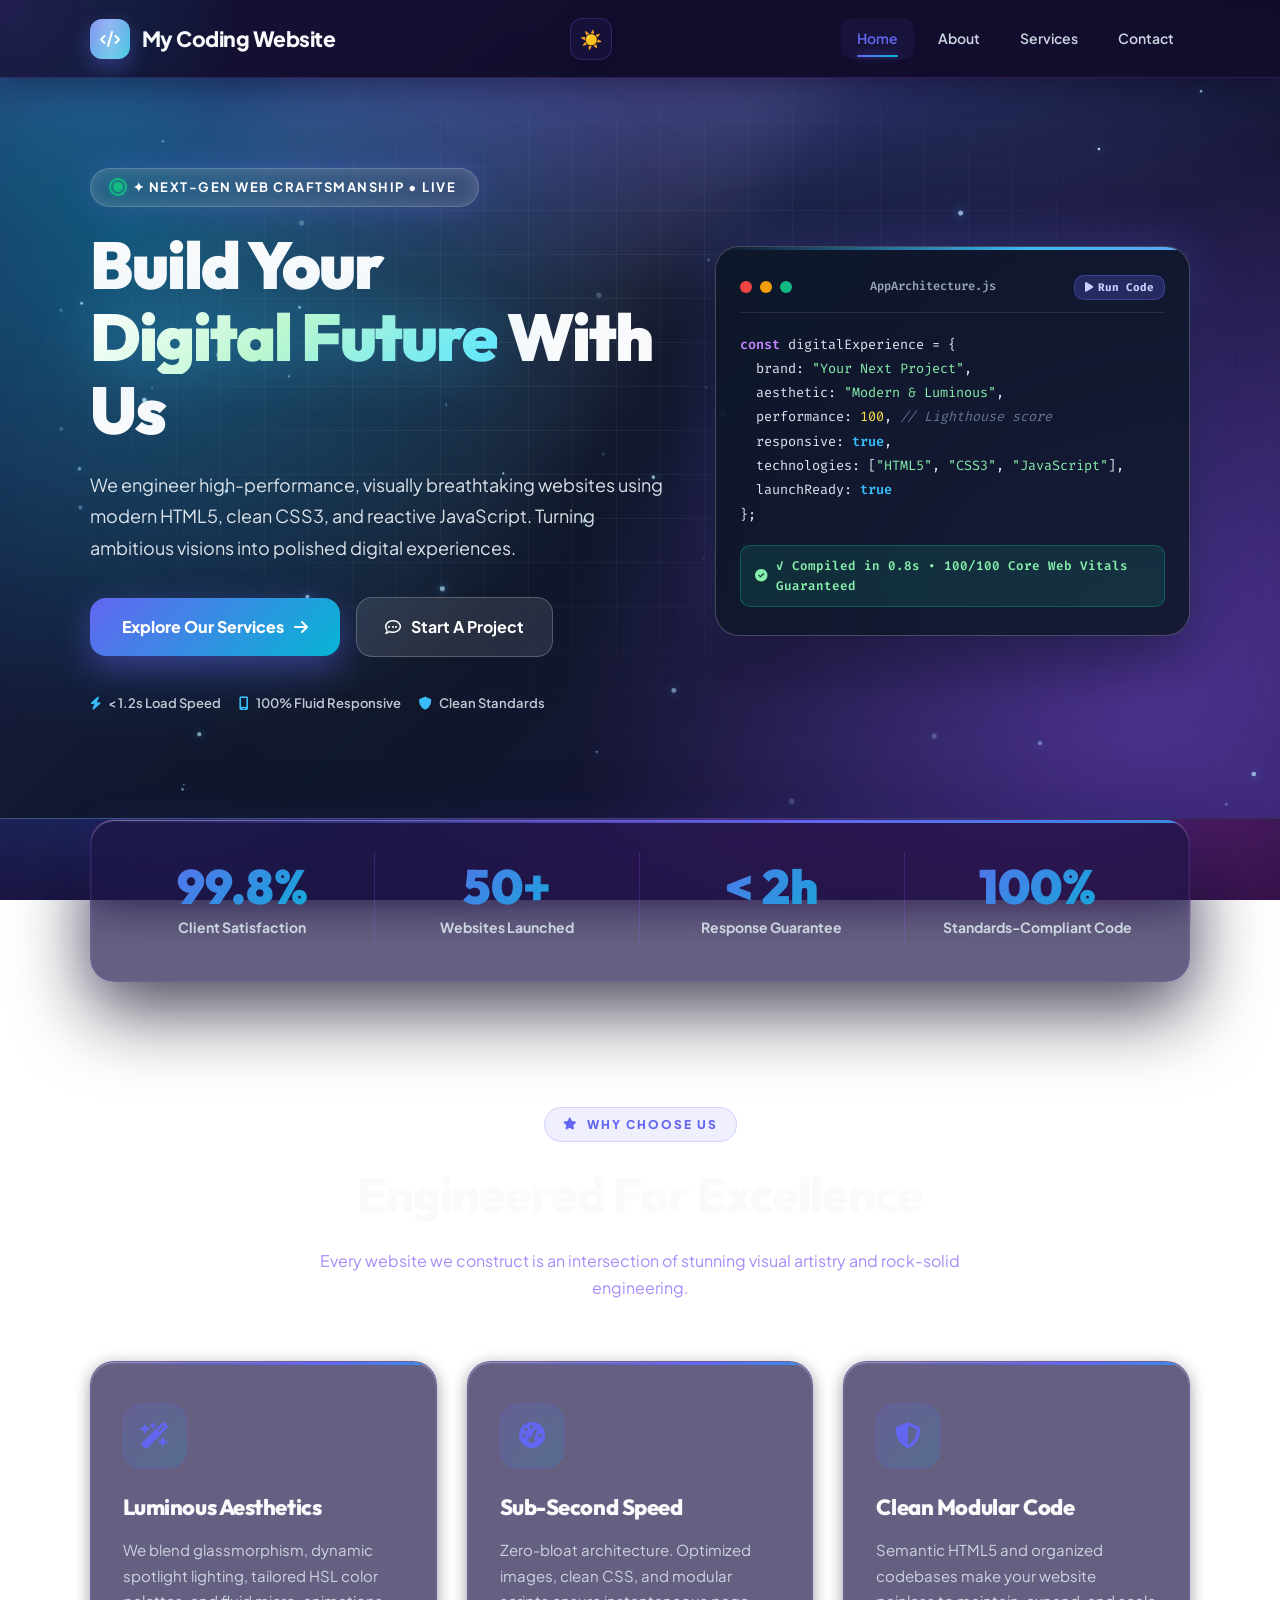
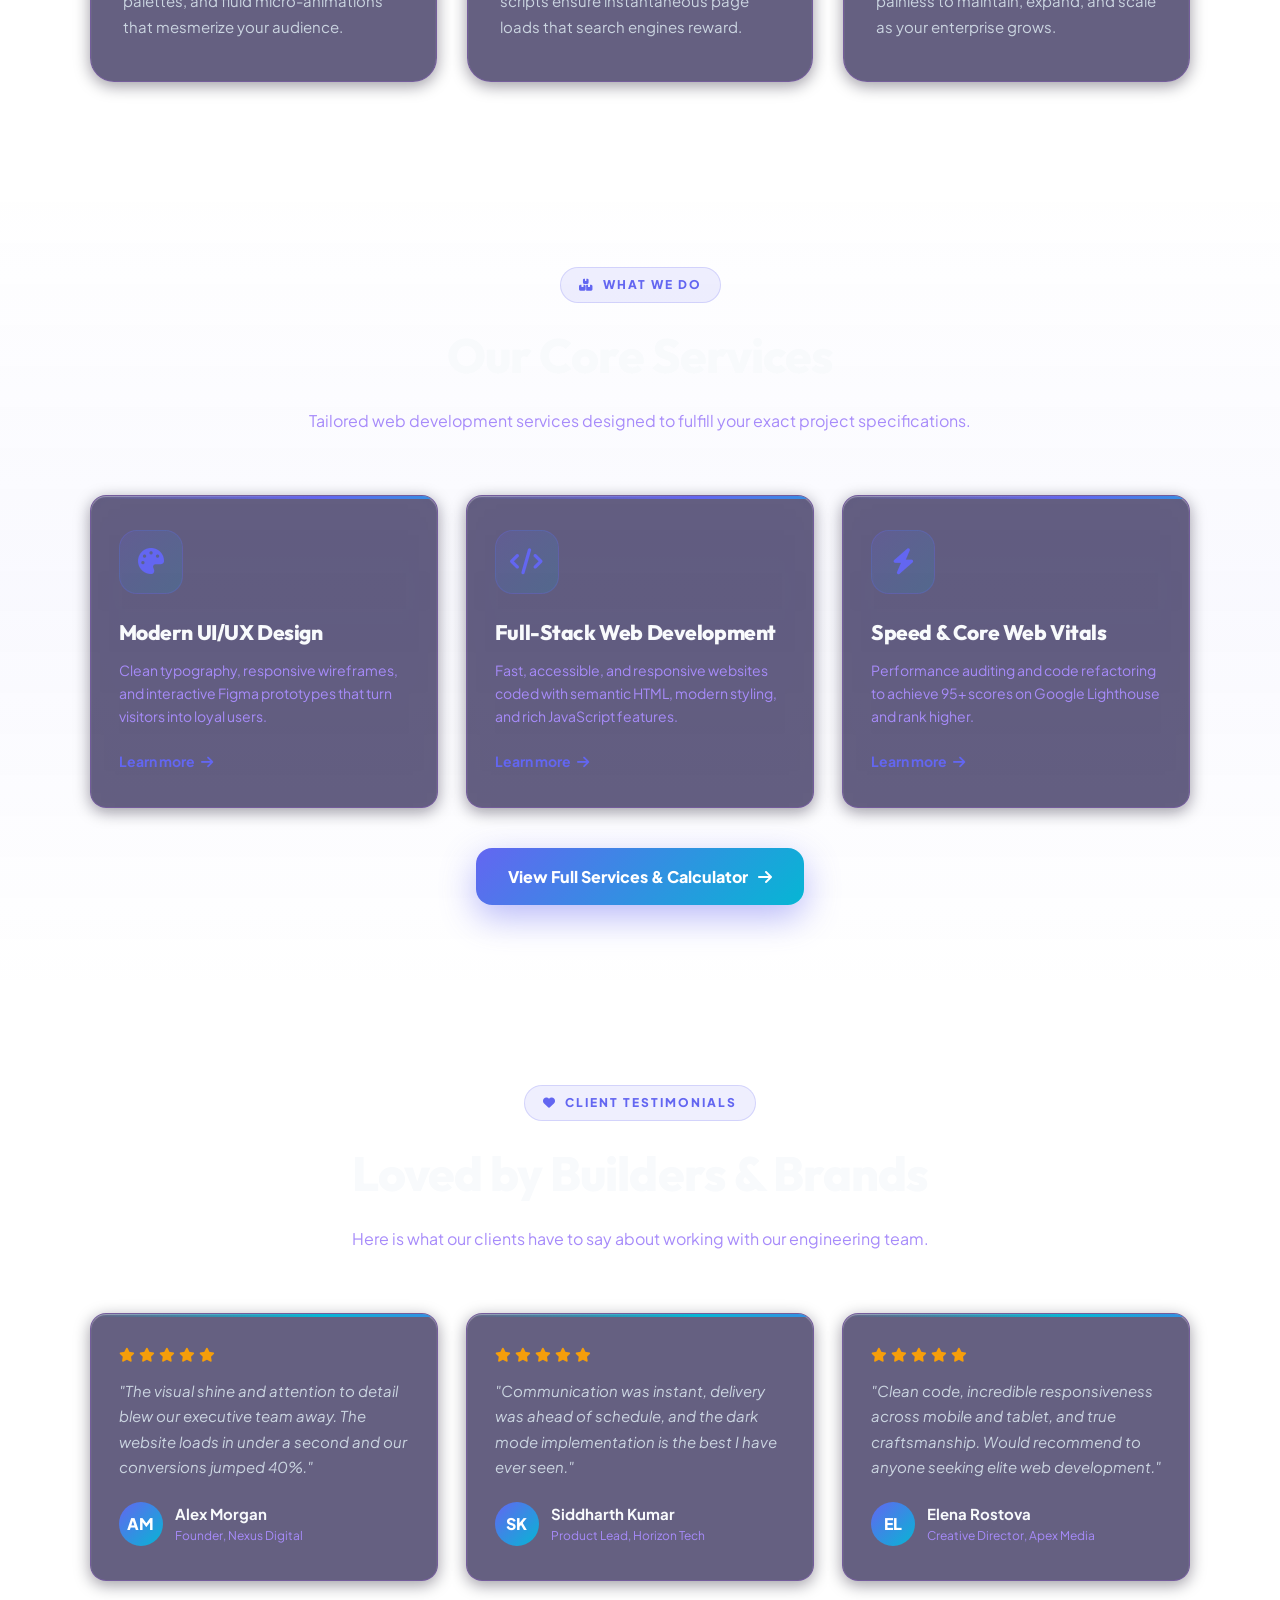
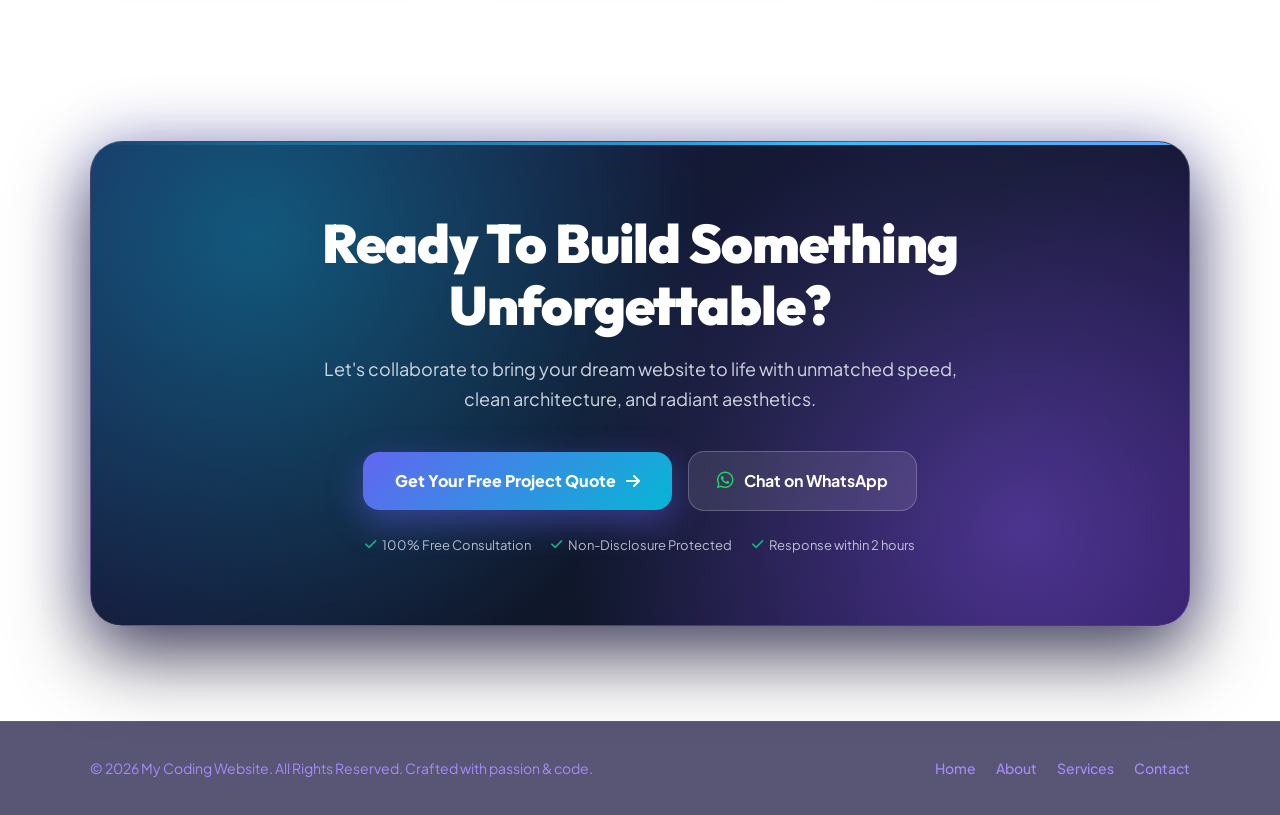
<file: index.html>
<!DOCTYPE html>
<html lang="en">

<head>
    <meta charset="UTF-8">
    <meta name="viewport" content="width=device-width, initial-scale=1.0">
    <meta name="description" content="My Coding Website - Premium modern responsive websites crafted with clean HTML5, CSS3, and JavaScript. World-class design and blazing speed.">
    <title>My Coding Website | Build Your Digital Future</title>

    <!-- Google Fonts -->
    <link rel="preconnect" href="https://fonts.googleapis.com">
    <link rel="preconnect" href="https://fonts.gstatic.com" crossorigin>
    <link href="https://fonts.googleapis.com/css2?family=Outfit:wght@400;500;600;700;800;900&family=Plus+Jakarta+Sans:wght@300;400;500;600;700;800&family=Fira+Code:wght@400;500;600&display=swap" rel="stylesheet">

    <!-- FontAwesome Icons -->
    <link rel="stylesheet" href="https://cdnjs.cloudflare.com/ajax/libs/font-awesome/6.5.2/css/all.min.css">

    <style>
        /* =====================================================
           DESIGN TOKENS & RESET
        ===================================================== */
        *, *::before, *::after {
            margin: 0;
            padding: 0;
            box-sizing: border-box;
        }

        :root {
            --primary: #6366f1;
            --primary-light: #818cf8;
            --primary-dark: #4338ca;
            --secondary: #06b6d4;
            --cyan: #38bdf8;
            --cyan-glow: rgba(56, 189, 248, 0.4);
            --purple: #8b5cf6;
            --purple-glow: rgba(139, 92, 246, 0.35);
            --emerald: #10b981;
            --emerald-glow: rgba(16, 185, 129, 0.35);

            /* Vibrant Twilight Aurora Mesh Base Palette */
            --bg: #110d29;
            --bg-card: rgba(26, 20, 64, 0.72);
            --bg-card-glass: rgba(28, 21, 70, 0.68);
            --border: rgba(168, 85, 247, 0.22);
            --border-highlight: rgba(192, 132, 252, 0.55);
            --text-main: #f8fafc;
            --text-secondary: #cbd5e1;
            --text-muted: #a78bfa;

            --shadow-sm: 0 4px 16px rgba(10, 6, 26, 0.4);
            --shadow-md: 0 14px 36px rgba(10, 6, 26, 0.55);
            --shadow-lg: 0 30px 75px rgba(10, 6, 26, 0.7);
            --shadow-glow: 0 0 50px rgba(168, 85, 247, 0.4);
            --shadow-cyan-glow: 0 0 40px rgba(99, 102, 241, 0.35);

            --radius-sm: 10px;
            --radius-md: 16px;
            --radius-lg: 24px;
            --radius-xl: 32px;
            --radius-full: 9999px;
            --transition: all 0.3s cubic-bezier(0.16, 1, 0.3, 1);
        }

        body.dark {
            --bg: #110d29;
            --bg-card: rgba(26, 20, 64, 0.72);
            --bg-card-glass: rgba(28, 21, 70, 0.68);
            --border: rgba(168, 85, 247, 0.22);
            --border-highlight: rgba(192, 132, 252, 0.55);
            --text-main: #f8fafc;
            --text-secondary: #cbd5e1;
            --text-muted: #a78bfa;
            --shadow-sm: 0 4px 16px rgba(10, 6, 26, 0.4);
            --shadow-md: 0 14px 36px rgba(10, 6, 26, 0.55);
            --shadow-lg: 0 30px 75px rgba(10, 6, 26, 0.7);
            --shadow-glow: 0 0 50px rgba(168, 85, 247, 0.4);
        }

        body.light-mode {
            --bg: #f5f3ff;
            --bg-card: #ffffff;
            --bg-card-glass: rgba(255, 255, 255, 0.9);
            --border: #e9d5ff;
            --border-highlight: rgba(168, 85, 247, 0.4);
            --text-main: #1e1b4b;
            --text-secondary: #4c1d95;
            --text-muted: #6b21a8;
            --shadow-sm: 0 4px 12px rgba(30, 27, 75, 0.06);
            --shadow-md: 0 12px 30px rgba(30, 27, 75, 0.1);
            --shadow-lg: 0 25px 60px rgba(30, 27, 75, 0.15);
            --shadow-glow: 0 0 40px rgba(168, 85, 247, 0.3);
            --shadow-cyan-glow: 0 0 35px rgba(99, 102, 241, 0.25);
        }

        html {
            scroll-behavior: smooth;
        }

        body {
            font-family: 'Plus Jakarta Sans', -apple-system, BlinkMacSystemFont, sans-serif;
            color: var(--text-main);
            background: 
                radial-gradient(ellipse 90% 60% at 20% -10%, rgba(99, 102, 241, 0.42), transparent 60%),
                radial-gradient(ellipse 80% 50% at 85% 25%, rgba(168, 85, 247, 0.38), transparent 55%),
                radial-gradient(ellipse 70% 60% at 10% 75%, rgba(59, 130, 246, 0.35), transparent 55%),
                radial-gradient(ellipse 80% 60% at 80% 85%, rgba(217, 70, 239, 0.32), transparent 60%),
                radial-gradient(circle at 50% 50%, rgba(30, 27, 75, 0.7), transparent 100%),
                linear-gradient(160deg, #0d0a21 0%, #15103a 45%, #1a0b2e 100%);
            background-attachment: fixed;
            line-height: 1.6;
            overflow-x: hidden;
            transition: background 0.4s ease, color 0.4s ease;
            position: relative;
        }

        body.light-mode {
            background: 
                radial-gradient(ellipse 80% 50% at 50% -10%, rgba(168, 85, 247, 0.16), transparent 70%),
                radial-gradient(ellipse 60% 40% at 100% 40%, rgba(99, 102, 241, 0.12), transparent 60%),
                radial-gradient(ellipse 60% 40% at 0% 80%, rgba(217, 70, 239, 0.12), transparent 60%),
                var(--bg);
            background-attachment: fixed;
        }

        h1, h2, h3, h4, h5, h6 {
            font-family: 'Outfit', sans-serif;
            color: var(--text-main);
            letter-spacing: -0.02em;
        }

        a {
            text-decoration: none;
            color: inherit;
        }

        button, input, select {
            font-family: inherit;
        }

        /* Dynamic Cursor Glow Spotlight */
        .cursor-glow {
            position: fixed;
            top: 0;
            left: 0;
            width: 480px;
            height: 480px;
            border-radius: 50%;
            pointer-events: none;
            transform: translate(-50%, -50%);
            background: radial-gradient(circle, rgba(99, 102, 241, 0.16) 0%, rgba(6, 182, 212, 0.08) 40%, transparent 70%);
            z-index: 9999;
            transition: opacity 0.3s ease;
            mix-blend-mode: screen;
        }

        body.dark .cursor-glow {
            background: radial-gradient(circle, rgba(129, 140, 248, 0.22) 0%, rgba(56, 189, 248, 0.12) 40%, transparent 70%);
        }

        /* Ambient Background Mesh */
        .ambient-mesh {
            position: fixed;
            top: 0;
            left: 0;
            width: 100%;
            height: 100%;
            pointer-events: none;
            z-index: 0;
            overflow: hidden;
            opacity: 0.8;
            transition: opacity 0.5s ease;
        }

        .ambient-mesh .orb {
            position: absolute;
            border-radius: 50%;
            filter: blur(100px);
            opacity: 0.45;
            animation: orbFloat 24s infinite alternate ease-in-out;
        }

        .orb-1 {
            width: 580px;
            height: 580px;
            background: radial-gradient(circle, rgba(99, 102, 241, 0.6) 0%, rgba(99, 102, 241, 0) 70%);
            top: -160px;
            left: -120px;
            animation-duration: 22s;
        }

        .orb-2 {
            width: 620px;
            height: 620px;
            background: radial-gradient(circle, rgba(217, 70, 239, 0.5) 0%, rgba(217, 70, 239, 0) 70%);
            top: 35%;
            right: -180px;
            animation-duration: 26s;
            animation-delay: -6s;
        }

        .orb-3 {
            width: 520px;
            height: 520px;
            background: radial-gradient(circle, rgba(168, 85, 247, 0.55) 0%, rgba(168, 85, 247, 0) 70%);
            bottom: -160px;
            left: 25%;
            animation-duration: 28s;
            animation-delay: -12s;
        }

        @keyframes orbFloat {
            0% { transform: translate(0, 0) scale(1); }
            50% { transform: translate(50px, 45px) scale(1.08); }
            100% { transform: translate(-45px, 60px) scale(0.94); }
        }

        /* =====================================================
           HEADER & NAVIGATION
        ===================================================== */
        header {
            position: sticky;
            top: 0;
            z-index: 1000;
            min-height: 78px;
            padding: 0 7%;
            display: flex;
            align-items: center;
            justify-content: space-between;
            background: rgba(15, 11, 38, 0.82);
            backdrop-filter: blur(20px);
            -webkit-backdrop-filter: blur(20px);
            border-bottom: 1px solid rgba(168, 85, 247, 0.2);
            box-shadow: 0 8px 30px rgba(10, 6, 26, 0.45);
            transition: var(--transition);
        }

        body.light-mode header {
            background: rgba(245, 243, 255, 0.88);
            border-color: rgba(233, 213, 255, 0.8);
        }

        .logo {
            display: flex;
            align-items: center;
            gap: 12px;
            color: var(--text-main);
            font-size: 21px;
            font-weight: 800;
            letter-spacing: -0.5px;
            text-decoration: none;
            transition: transform 0.3s ease;
        }

        .logo:hover {
            transform: scale(1.02);
        }

        .logo-icon-box {
            position: relative;
            width: 40px;
            height: 40px;
            display: flex;
            align-items: center;
            justify-content: center;
            border-radius: 12px;
            color: white;
            background: linear-gradient(135deg, var(--primary), var(--secondary));
            box-shadow: 0 8px 20px rgba(99, 102, 241, 0.35);
            font-size: 16px;
            overflow: hidden;
        }

        .logo-icon-box::after {
            content: '';
            position: absolute;
            top: -50%;
            left: -50%;
            width: 200%;
            height: 200%;
            background: linear-gradient(45deg, transparent, rgba(255, 255, 255, 0.4), transparent);
            transform: rotate(45deg);
            animation: logoShine 4s infinite ease-in-out;
        }

        @keyframes logoShine {
            0%, 75% { transform: translateX(-150%) rotate(45deg); }
            100% { transform: translateX(150%) rotate(45deg); }
        }

        nav {
            display: flex;
            align-items: center;
            gap: 8px;
        }

        nav a {
            position: relative;
            padding: 9px 16px;
            color: var(--text-secondary);
            font-size: 14px;
            font-weight: 600;
            border-radius: var(--radius-sm);
            transition: var(--transition);
        }

        nav a:hover,
        nav a.active {
            color: var(--primary);
            background: rgba(99, 102, 241, 0.08);
        }

        body.dark nav a:hover,
        body.dark nav a.active {
            color: var(--primary-light);
            background: rgba(99, 102, 241, 0.16);
        }

        nav a.active::after {
            content: "";
            position: absolute;
            left: 16px;
            right: 16px;
            bottom: 2px;
            height: 2px;
            border-radius: var(--radius-full);
            background: linear-gradient(90deg, var(--primary), var(--secondary));
            box-shadow: 0 0 8px rgba(99, 102, 241, 0.6);
        }

        .mode-btn {
            width: 42px;
            height: 42px;
            border: 1px solid var(--border);
            border-radius: 12px;
            cursor: pointer;
            background: var(--bg-card);
            color: var(--text-main);
            display: flex;
            align-items: center;
            justify-content: center;
            font-size: 18px;
            transition: var(--transition);
            margin-left: 6px;
            box-shadow: var(--shadow-sm);
        }

        .mode-btn:hover {
            transform: translateY(-2px) rotate(15deg);
            border-color: var(--primary);
            box-shadow: 0 0 15px rgba(99, 102, 241, 0.3);
        }

        /* =====================================================
           FLAGSHIP HOME HERO SECTION
        ===================================================== */
        .home-hero {
            position: relative;
            padding: 90px 7% 105px;
            color: white;
            overflow: hidden;
            z-index: 1;
            background: 
                radial-gradient(ellipse 90% 70% at 50% -20%, rgba(99, 102, 241, 0.6), transparent 70%),
                radial-gradient(circle at 10% 20%, rgba(6, 182, 212, 0.4), transparent 40%),
                radial-gradient(circle at 90% 80%, rgba(139, 92, 246, 0.45), transparent 45%),
                linear-gradient(135deg, #1e1b4b 0%, #0f172a 50%, #1e1145 100%);
            border-bottom: 1px solid rgba(255, 255, 255, 0.1);
        }

        .shine-stars-canvas {
            position: absolute;
            inset: 0;
            width: 100%;
            height: 100%;
            pointer-events: none;
            z-index: 1;
        }

        .hero-grid-pattern {
            position: absolute;
            inset: 0;
            background-image: 
                linear-gradient(to right, rgba(255, 255, 255, 0.05) 1px, transparent 1px),
                linear-gradient(to bottom, rgba(255, 255, 255, 0.05) 1px, transparent 1px);
            background-size: 44px 44px;
            mask-image: radial-gradient(ellipse 70% 65% at 50% 40%, black 30%, transparent 80%);
            -webkit-mask-image: radial-gradient(ellipse 70% 65% at 50% 40%, black 30%, transparent 80%);
            pointer-events: none;
        }

        .hero-beam {
            position: absolute;
            width: 450px;
            height: 1000px;
            background: linear-gradient(180deg, rgba(255, 255, 255, 0.09), transparent);
            transform: rotate(35deg);
            top: -300px;
            left: 15%;
            pointer-events: none;
            filter: blur(35px);
            animation: beamSway 14s ease-in-out infinite alternate;
        }

        @keyframes beamSway {
            0% { transform: rotate(30deg) translateX(-50px); opacity: 0.4; }
            100% { transform: rotate(40deg) translateX(50px); opacity: 0.8; }
        }

        .hero-container {
            max-width: 1240px;
            margin: 0 auto;
            display: grid;
            grid-template-columns: 1.15fr 0.95fr;
            gap: 50px;
            align-items: center;
            position: relative;
            z-index: 2;
        }

        .status-badge {
            display: inline-flex;
            align-items: center;
            gap: 10px;
            padding: 8px 22px;
            border-radius: var(--radius-full);
            background: rgba(255, 255, 255, 0.08);
            border: 1px solid rgba(255, 255, 255, 0.22);
            backdrop-filter: blur(14px);
            -webkit-backdrop-filter: blur(14px);
            font-size: 13px;
            font-weight: 700;
            letter-spacing: 1.5px;
            text-transform: uppercase;
            color: #ffffff;
            margin-bottom: 22px;
            box-shadow: 0 0 30px rgba(99, 102, 241, 0.3), inset 0 0 15px rgba(255, 255, 255, 0.15);
            position: relative;
            overflow: hidden;
        }

        .status-badge::before {
            content: '';
            position: absolute;
            top: 0;
            left: -100%;
            width: 100%;
            height: 100%;
            background: linear-gradient(90deg, transparent, rgba(255, 255, 255, 0.4), transparent);
            animation: badgeShine 3.5s infinite ease-in-out;
        }

        @keyframes badgeShine {
            0%, 65% { left: -100%; }
            100% { left: 100%; }
        }

        .status-radar {
            position: relative;
            width: 10px;
            height: 10px;
            border-radius: 50%;
            background: #10b981;
            box-shadow: 0 0 10px #10b981;
        }

        .status-radar::after {
            content: "";
            position: absolute;
            inset: -4px;
            border-radius: 50%;
            border: 2px solid #10b981;
            animation: radarPulse 1.8s cubic-bezier(0.24, 0, 0.38, 1) infinite;
        }

        @keyframes radarPulse {
            0% { transform: scale(0.6); opacity: 1; }
            100% { transform: scale(2.4); opacity: 0; }
        }

        .home-hero h1 {
            font-size: clamp(40px, 5.5vw, 66px);
            line-height: 1.1;
            font-weight: 900;
            margin-bottom: 22px;
            letter-spacing: -0.03em;
        }

        .shine-text {
            background: linear-gradient(135deg, #ffffff 0%, #bbf7d0 25%, #67e8f9 50%, #c4b5fd 75%, #ffffff 100%);
            background-size: 200% auto;
            -webkit-background-clip: text;
            background-clip: text;
            -webkit-text-fill-color: transparent;
            animation: textShimmer 6s linear infinite;
            display: inline-block;
            filter: drop-shadow(0 0 30px rgba(56, 189, 248, 0.4));
        }

        @keyframes textShimmer {
            0% { background-position: 0% center; }
            100% { background-position: 200% center; }
        }

        .hero-text {
            color: rgba(241, 245, 249, 0.9);
            font-size: 18px;
            line-height: 1.75;
            margin-bottom: 34px;
            max-width: 580px;
        }

        .hero-buttons {
            display: flex;
            align-items: center;
            gap: 16px;
            flex-wrap: wrap;
            margin-bottom: 36px;
        }

        .primary-btn {
            position: relative;
            padding: 16px 32px;
            border-radius: var(--radius-md);
            background: linear-gradient(135deg, var(--primary), #06b6d4);
            color: #ffffff;
            font-size: 16px;
            font-weight: 800;
            display: inline-flex;
            align-items: center;
            gap: 10px;
            box-shadow: 0 12px 35px rgba(99, 102, 241, 0.45);
            transition: var(--transition);
            overflow: hidden;
        }

        .primary-btn::before {
            content: '';
            position: absolute;
            top: -50%;
            left: -60%;
            width: 50%;
            height: 200%;
            background: linear-gradient(90deg, transparent, rgba(255, 255, 255, 0.6), transparent);
            transform: rotate(30deg);
            animation: btnRaySweep 3.8s infinite cubic-bezier(0.4, 0, 0.2, 1);
        }

        @keyframes btnRaySweep {
            0%, 60% { left: -60%; }
            100% { left: 160%; }
        }

        .primary-btn:hover {
            transform: translateY(-3px) scale(1.02);
            box-shadow: 0 18px 45px rgba(99, 102, 241, 0.6);
            color: #ffffff;
        }

        .secondary-btn {
            padding: 16px 28px;
            border-radius: var(--radius-md);
            background: rgba(255, 255, 255, 0.1);
            border: 1px solid rgba(255, 255, 255, 0.22);
            color: #ffffff;
            font-size: 16px;
            font-weight: 700;
            display: inline-flex;
            align-items: center;
            gap: 10px;
            backdrop-filter: blur(12px);
            transition: var(--transition);
        }

        .secondary-btn:hover {
            background: rgba(255, 255, 255, 0.22);
            border-color: #ffffff;
            transform: translateY(-2px);
            color: #ffffff;
        }

        /* Hero Trust Pills */
        .hero-trust-row {
            display: flex;
            align-items: center;
            gap: 18px;
            flex-wrap: wrap;
            font-size: 13px;
            font-weight: 600;
            color: rgba(226, 232, 240, 0.85);
        }

        .hero-trust-row span {
            display: inline-flex;
            align-items: center;
            gap: 7px;
        }

        .hero-trust-row i {
            color: var(--cyan);
        }

        /* =====================================================
           HERO RIGHT COLUMN: INTERACTIVE CODE WINDOW
        ===================================================== */
        .hero-code-card {
            background: rgba(15, 23, 42, 0.85);
            border: 1px solid rgba(255, 255, 255, 0.22);
            border-radius: var(--radius-lg);
            padding: 28px 24px;
            box-shadow: 0 25px 60px rgba(0, 0, 0, 0.5), 0 0 55px rgba(99, 102, 241, 0.35);
            backdrop-filter: blur(20px);
            position: relative;
            overflow: hidden;
            font-family: 'Fira Code', monospace;
            transition: var(--transition);
        }

        .hero-code-card::before {
            content: '';
            position: absolute;
            top: 0;
            left: 0;
            right: 0;
            height: 3px;
            background: linear-gradient(90deg, transparent, #38bdf8, #818cf8, transparent);
            background-size: 200% 100%;
            animation: borderBeam 3.5s linear infinite;
        }

        .hero-code-card::after {
            content: '';
            position: absolute;
            top: -50%;
            left: -130%;
            width: 60%;
            height: 200%;
            background: linear-gradient(90deg, transparent, rgba(255, 255, 255, 0.15), rgba(255, 255, 255, 0.35), transparent);
            transform: rotate(25deg);
            pointer-events: none;
            z-index: 10;
        }

        .hero-code-card:hover {
            transform: translateY(-4px);
            box-shadow: 0 30px 70px rgba(0, 0, 0, 0.6), 0 0 65px rgba(99, 102, 241, 0.45);
        }

        .hero-code-card:hover::after {
            left: 150%;
            transition: left 0.9s cubic-bezier(0.16, 1, 0.3, 1);
        }

        /* Top Bar of Code Window */
        .code-window-bar {
            display: flex;
            align-items: center;
            justify-content: space-between;
            margin-bottom: 20px;
            padding-bottom: 12px;
            border-bottom: 1px solid rgba(255, 255, 255, 0.1);
        }

        .code-window-dots {
            display: flex;
            align-items: center;
            gap: 8px;
        }

        .code-dot {
            width: 12px;
            height: 12px;
            border-radius: 50%;
        }

        .dot-red { background: #ef4444; }
        .dot-yellow { background: #f59e0b; }
        .dot-green { background: #10b981; }

        .code-window-title {
            font-size: 12px;
            color: #94a3b8;
            font-weight: 600;
        }

        .code-run-btn {
            background: rgba(99, 102, 241, 0.25);
            border: 1px solid rgba(99, 102, 241, 0.4);
            color: #c7d2fe;
            padding: 4px 10px;
            border-radius: var(--radius-sm);
            font-size: 11px;
            font-weight: 700;
            cursor: pointer;
            display: inline-flex;
            align-items: center;
            gap: 5px;
            transition: var(--transition);
        }

        .code-run-btn:hover {
            background: var(--primary);
            color: #ffffff;
            box-shadow: 0 0 12px rgba(99, 102, 241, 0.6);
        }

        /* Syntax Highlight Code Lines */
        .code-lines-wrap {
            font-size: 13.5px;
            line-height: 1.8;
            color: #e2e8f0;
        }

        .kw-purple { color: #c084fc; font-weight: 600; }
        .kw-cyan { color: #38bdf8; font-weight: 600; }
        .kw-green { color: #86efac; }
        .kw-yellow { color: #fde047; }
        .kw-comment { color: #64748b; font-style: italic; }

        .code-output-pill {
            margin-top: 18px;
            padding: 10px 14px;
            border-radius: var(--radius-sm);
            background: rgba(16, 185, 129, 0.14);
            border: 1px solid rgba(16, 185, 129, 0.35);
            color: #86efac;
            font-size: 12.5px;
            display: flex;
            align-items: center;
            gap: 8px;
            font-weight: 600;
            transition: var(--transition);
        }

        /* =====================================================
           STATS STRIP WITH METALLIC GLOW
        ===================================================== */
        .stats-section {
            position: relative;
            padding: 30px 7%;
            z-index: 2;
            margin-top: -30px;
        }

        .stats-glass-box {
            max-width: 1240px;
            margin: 0 auto;
            background: var(--bg-card-glass);
            backdrop-filter: blur(24px);
            -webkit-backdrop-filter: blur(24px);
            border: 1px solid var(--border);
            border-radius: var(--radius-lg);
            box-shadow: var(--shadow-lg), 0 0 45px rgba(99, 102, 241, 0.15), inset 0 1px 1px rgba(255, 255, 255, 0.4);
            display: grid;
            grid-template-columns: repeat(4, 1fr);
            padding: 32px 20px;
            position: relative;
            overflow: hidden;
            transition: var(--transition);
        }

        body.dark .stats-glass-box {
            background: rgba(17, 24, 39, 0.85);
            border-color: #1e293b;
            box-shadow: var(--shadow-lg), 0 0 45px rgba(99, 102, 241, 0.2), inset 0 1px 1px rgba(255, 255, 255, 0.15);
        }

        .stats-glass-box::before {
            content: '';
            position: absolute;
            top: 0;
            left: 0;
            right: 0;
            height: 3px;
            background: linear-gradient(90deg, transparent, var(--primary), var(--secondary), transparent);
            background-size: 200% 100%;
            animation: borderBeam 4s linear infinite;
        }

        .stat-item {
            text-align: center;
            padding: 10px 20px;
            border-right: 1px solid var(--border);
        }

        .stat-item:last-child {
            border-right: none;
        }

        .stat-value {
            font-size: clamp(34px, 4vw, 48px);
            font-weight: 900;
            font-family: 'Outfit', sans-serif;
            background: linear-gradient(135deg, var(--primary), var(--secondary));
            -webkit-background-clip: text;
            background-clip: text;
            -webkit-text-fill-color: transparent;
            line-height: 1;
            margin-bottom: 6px;
        }

        .stat-label {
            font-size: 14px;
            font-weight: 700;
            color: var(--text-secondary);
        }

        /* =====================================================
           CORE PILLARS (WHY CHOOSE US)
        ===================================================== */
        .pillars-section {
            padding: 95px 7% 100px;
            position: relative;
            z-index: 2;
        }

        .section-header-center {
            text-align: center;
            max-width: 720px;
            margin: 0 auto 60px;
        }

        .section-tag {
            display: inline-flex;
            align-items: center;
            gap: 8px;
            font-size: 12px;
            font-weight: 800;
            text-transform: uppercase;
            letter-spacing: 2px;
            color: var(--primary);
            background: rgba(99, 102, 241, 0.1);
            padding: 7px 18px;
            border-radius: var(--radius-full);
            margin-bottom: 14px;
            border: 1px solid rgba(99, 102, 241, 0.2);
        }

        body.dark .section-tag {
            color: #818cf8;
            background: rgba(99, 102, 241, 0.18);
            border-color: rgba(129, 140, 248, 0.3);
        }

        .section-header-center h2 {
            font-size: clamp(32px, 4.5vw, 48px);
            font-weight: 800;
            margin-bottom: 14px;
        }

        .section-header-center p {
            color: var(--text-muted);
            font-size: 16px;
            line-height: 1.7;
        }

        .pillars-grid {
            max-width: 1240px;
            margin: 0 auto;
            display: grid;
            grid-template-columns: repeat(3, 1fr);
            gap: 30px;
        }

        .shine-card {
            position: relative;
            background: var(--bg-card-glass);
            backdrop-filter: blur(20px);
            -webkit-backdrop-filter: blur(20px);
            border: 1px solid var(--border);
            border-radius: var(--radius-lg);
            padding: 42px 32px;
            box-shadow: var(--shadow-sm), inset 0 1px 1px rgba(255, 255, 255, 0.4);
            transition: var(--transition);
            overflow: hidden;
        }

        body.dark .shine-card {
            background: rgba(17, 24, 39, 0.75);
            border-color: #1e293b;
            box-shadow: var(--shadow-sm), inset 0 1px 1px rgba(255, 255, 255, 0.15);
        }

        .shine-card::before {
            content: '';
            position: absolute;
            top: 0;
            left: 0;
            right: 0;
            height: 3px;
            background: linear-gradient(90deg, transparent, var(--primary), var(--secondary), transparent);
            background-size: 200% 100%;
            animation: borderBeam 3.5s linear infinite;
        }

        .shine-card::after {
            content: '';
            position: absolute;
            top: -50%;
            left: -130%;
            width: 60%;
            height: 200%;
            background: linear-gradient(90deg, transparent, rgba(255, 255, 255, 0.25), rgba(255, 255, 255, 0.55), rgba(255, 255, 255, 0.25), transparent);
            transform: rotate(25deg);
            pointer-events: none;
            z-index: 10;
        }

        .shine-card:hover {
            transform: translateY(-8px);
            border-color: var(--border-highlight);
            box-shadow: var(--shadow-lg), 0 0 40px rgba(99, 102, 241, 0.3);
        }

        .shine-card:hover::after {
            left: 150%;
            transition: left 0.85s cubic-bezier(0.16, 1, 0.3, 1);
        }

        @keyframes borderBeam {
            0% { background-position: -200% 0; }
            100% { background-position: 200% 0; }
        }

        .card-icon-box {
            width: 64px;
            height: 64px;
            border-radius: 18px;
            background: linear-gradient(135deg, rgba(99, 102, 241, 0.15), rgba(6, 182, 212, 0.15));
            border: 1px solid rgba(99, 102, 241, 0.25);
            display: flex;
            align-items: center;
            justify-content: center;
            font-size: 26px;
            color: var(--primary);
            margin-bottom: 22px;
            transition: var(--transition);
        }

        .shine-card:hover .card-icon-box {
            background: linear-gradient(135deg, var(--primary), var(--secondary));
            color: #ffffff;
            transform: scale(1.1) rotate(6deg);
            box-shadow: 0 10px 25px rgba(99, 102, 241, 0.4);
            border-color: transparent;
        }

        .shine-card h3 {
            font-size: 22px;
            font-weight: 800;
            margin-bottom: 12px;
        }

        .shine-card p {
            color: var(--text-secondary);
            font-size: 15px;
            line-height: 1.7;
        }

        /* =====================================================
           SERVICES PREVIEW STRIP
        ===================================================== */
        .home-services-section {
            padding: 85px 7% 95px;
            background: linear-gradient(180deg, transparent, rgba(99, 102, 241, 0.04), transparent);
            position: relative;
            z-index: 2;
        }

        .services-preview-grid {
            max-width: 1240px;
            margin: 0 auto 40px;
            display: grid;
            grid-template-columns: repeat(3, 1fr);
            gap: 28px;
        }

        .preview-service-item {
            position: relative;
            background: var(--bg-card-glass);
            backdrop-filter: blur(20px);
            -webkit-backdrop-filter: blur(20px);
            border: 1px solid var(--border);
            border-radius: var(--radius-md);
            padding: 34px 28px;
            box-shadow: var(--shadow-sm), inset 0 1px 1px rgba(255, 255, 255, 0.4);
            transition: var(--transition);
            display: flex;
            flex-direction: column;
            justify-content: space-between;
            overflow: hidden;
        }

        body.dark .preview-service-item {
            background: rgba(17, 24, 39, 0.75);
            border-color: #1e293b;
            box-shadow: var(--shadow-sm), inset 0 1px 1px rgba(255, 255, 255, 0.15);
        }

        .preview-service-item::before {
            content: '';
            position: absolute;
            top: 0;
            left: 0;
            right: 0;
            height: 3px;
            background: linear-gradient(90deg, transparent, var(--primary), var(--secondary), transparent);
            background-size: 200% 100%;
            animation: borderBeam 3.5s linear infinite;
        }

        .preview-service-item::after {
            content: '';
            position: absolute;
            top: -50%;
            left: -130%;
            width: 60%;
            height: 200%;
            background: linear-gradient(90deg, transparent, rgba(255, 255, 255, 0.25), rgba(255, 255, 255, 0.55), rgba(255, 255, 255, 0.25), transparent);
            transform: rotate(25deg);
            pointer-events: none;
            z-index: 10;
        }

        .preview-service-item:hover {
            transform: translateY(-8px);
            border-color: var(--border-highlight);
            box-shadow: var(--shadow-lg), 0 0 35px rgba(99, 102, 241, 0.25);
        }

        .preview-service-item:hover::after {
            left: 150%;
            transition: left 0.85s cubic-bezier(0.16, 1, 0.3, 1);
        }

        .preview-service-item h3 {
            font-size: 21px;
            font-weight: 800;
            margin-bottom: 10px;
        }

        .preview-service-item p {
            font-size: 14px;
            color: var(--text-muted);
            line-height: 1.65;
            margin-bottom: 22px;
        }

        .link-arrow-btn {
            font-size: 14px;
            font-weight: 700;
            color: var(--primary);
            display: inline-flex;
            align-items: center;
            gap: 6px;
            transition: gap 0.2s ease;
        }

        .link-arrow-btn:hover {
            gap: 10px;
            color: var(--secondary);
        }

        .center-cta-wrap {
            text-align: center;
        }

        /* =====================================================
           CLIENT TESTIMONIALS (SHINY GLASS)
        ===================================================== */
        .testimonials-section {
            padding: 85px 7% 100px;
            position: relative;
            z-index: 2;
        }

        .testimonials-grid {
            max-width: 1240px;
            margin: 0 auto;
            display: grid;
            grid-template-columns: repeat(3, 1fr);
            gap: 28px;
        }

        .testimonial-card {
            position: relative;
            background: var(--bg-card-glass);
            backdrop-filter: blur(20px);
            -webkit-backdrop-filter: blur(20px);
            border: 1px solid var(--border);
            border-radius: var(--radius-md);
            padding: 34px 28px;
            box-shadow: var(--shadow-sm), inset 0 1px 1px rgba(255, 255, 255, 0.4);
            transition: var(--transition);
            overflow: hidden;
        }

        body.dark .testimonial-card {
            background: rgba(17, 24, 39, 0.75);
            border-color: #1e293b;
            box-shadow: var(--shadow-sm), inset 0 1px 1px rgba(255, 255, 255, 0.15);
        }

        .testimonial-card::before {
            content: '';
            position: absolute;
            top: 0;
            left: 0;
            right: 0;
            height: 3px;
            background: linear-gradient(90deg, transparent, var(--secondary), var(--primary), transparent);
            background-size: 200% 100%;
            animation: borderBeam 4s linear infinite;
        }

        .testimonial-card::after {
            content: '';
            position: absolute;
            top: -50%;
            left: -130%;
            width: 60%;
            height: 200%;
            background: linear-gradient(90deg, transparent, rgba(255, 255, 255, 0.25), rgba(255, 255, 255, 0.55), rgba(255, 255, 255, 0.25), transparent);
            transform: rotate(25deg);
            pointer-events: none;
            z-index: 10;
        }

        .testimonial-card:hover {
            transform: translateY(-8px);
            border-color: var(--border-highlight);
            box-shadow: var(--shadow-lg), 0 0 35px rgba(6, 182, 212, 0.25);
        }

        .testimonial-card:hover::after {
            left: 150%;
            transition: left 0.85s cubic-bezier(0.16, 1, 0.3, 1);
        }

        .star-row {
            color: #f59e0b;
            font-size: 14px;
            margin-bottom: 16px;
            display: flex;
            gap: 4px;
        }

        .testimonial-card p {
            font-size: 15px;
            color: var(--text-secondary);
            line-height: 1.7;
            margin-bottom: 22px;
            font-style: italic;
        }

        .author-box {
            display: flex;
            align-items: center;
            gap: 12px;
        }

        .author-avatar {
            width: 44px;
            height: 44px;
            border-radius: 50%;
            background: linear-gradient(135deg, var(--primary), var(--secondary));
            color: #ffffff;
            display: flex;
            align-items: center;
            justify-content: center;
            font-weight: 800;
            font-size: 16px;
        }

        .author-name {
            font-weight: 700;
            font-size: 15px;
        }

        .author-role {
            font-size: 12px;
            color: var(--text-muted);
        }

        /* =====================================================
           ULTRA-SHINE CALL TO ACTION
        ===================================================== */
        .cta-section {
            padding: 60px 7% 95px;
            position: relative;
            z-index: 2;
        }

        .cta-banner-box {
            max-width: 1200px;
            margin: 0 auto;
            border-radius: var(--radius-xl);
            background: 
                radial-gradient(circle at 15% 20%, rgba(6, 182, 212, 0.4), transparent 45%),
                radial-gradient(circle at 85% 80%, rgba(139, 92, 246, 0.45), transparent 45%),
                linear-gradient(135deg, #1e1b4b 0%, #0f172a 60%, #1e1145 100%);
            border: 1px solid rgba(255, 255, 255, 0.18);
            box-shadow: var(--shadow-lg), 0 0 60px rgba(99, 102, 241, 0.35);
            padding: 70px 50px;
            text-align: center;
            color: #ffffff;
            position: relative;
            overflow: hidden;
        }

        .cta-banner-box::before {
            content: '';
            position: absolute;
            top: 0;
            left: 0;
            right: 0;
            height: 3px;
            background: linear-gradient(90deg, transparent, #38bdf8, #818cf8, transparent);
            background-size: 200% 100%;
            animation: borderBeam 4s linear infinite;
        }

        .cta-banner-box h2 {
            font-size: clamp(34px, 5vw, 54px);
            font-weight: 900;
            color: #ffffff;
            margin-bottom: 18px;
            line-height: 1.15;
        }

        .cta-banner-box p {
            max-width: 680px;
            margin: 0 auto 36px;
            font-size: 18px;
            color: rgba(226, 232, 240, 0.9);
            line-height: 1.7;
        }

        .cta-btn-group {
            display: flex;
            align-items: center;
            justify-content: center;
            gap: 16px;
            flex-wrap: wrap;
            margin-bottom: 24px;
        }

        .cta-guarantee-row {
            display: flex;
            align-items: center;
            justify-content: center;
            gap: 20px;
            flex-wrap: wrap;
            font-size: 13px;
            color: rgba(226, 232, 240, 0.8);
        }

        .cta-guarantee-row span {
            display: inline-flex;
            align-items: center;
            gap: 6px;
        }

        .cta-guarantee-row i {
            color: #10b981;
        }

        /* =====================================================
           FOOTER
        ===================================================== */
        footer {
            position: relative;
            z-index: 1;
            padding: 35px 7%;
            text-align: center;
            color: var(--text-muted);
            background: var(--bg-card);
            border-top: 1px solid var(--border);
            font-size: 14px;
            transition: var(--transition);
        }

        body.dark footer {
            background: #090d16;
            border-color: #1e293b;
        }

        .footer-content {
            max-width: 1200px;
            margin: 0 auto;
            display: flex;
            align-items: center;
            justify-content: space-between;
            flex-wrap: wrap;
            gap: 20px;
        }

        .footer-links {
            display: flex;
            align-items: center;
            gap: 20px;
        }

        .footer-links a {
            color: var(--text-muted);
            font-weight: 500;
            transition: color 0.2s ease;
        }

        .footer-links a:hover {
            color: var(--primary);
        }

        /* =====================================================
           RESPONSIVE
        ===================================================== */
        @media(max-width: 1050px) {
            .hero-container {
                grid-template-columns: 1fr;
                text-align: center;
            }

            .hero-text {
                margin: 0 auto 30px;
            }

            .hero-buttons {
                justify-content: center;
            }

            .hero-trust-row {
                justify-content: center;
            }

            .stats-glass-box {
                grid-template-columns: repeat(2, 1fr);
                gap: 20px;
            }

            .stat-item:nth-child(2) {
                border-right: none;
            }

            .pillars-grid {
                grid-template-columns: 1fr;
            }

            .services-preview-grid {
                grid-template-columns: 1fr;
            }

            .testimonials-grid {
                grid-template-columns: 1fr;
            }
        }

        @media(max-width: 768px) {
            header {
                padding: 16px 5%;
                flex-wrap: wrap;
            }

            nav {
                width: 100%;
                justify-content: center;
                flex-wrap: wrap;
                margin-top: 12px;
                order: 3;
            }

            .mode-btn {
                order: 2;
                margin-left: auto;
            }

            .home-hero {
                padding: 70px 5% 75px;
            }

            .home-hero h1 {
                font-size: 38px;
            }

            .stats-section {
                margin-top: 0;
                padding: 40px 5% 20px;
            }

            .stats-glass-box {
                grid-template-columns: 1fr;
            }

            .stat-item {
                border-right: none;
                border-bottom: 1px solid var(--border);
            }

            .stat-item:last-child {
                border-bottom: none;
            }

            .pillars-section,
            .home-services-section,
            .testimonials-section,
            .cta-section {
                padding: 60px 5%;
            }

            .cta-banner-box {
                padding: 45px 24px;
            }

            .footer-content {
                flex-direction: column;
                text-align: center;
            }
        }
    </style>
</head>

<body>

    <!-- Dynamic Cursor Glow Spotlight -->
    <div class="cursor-glow" id="cursorGlow"></div>

    <!-- Ambient Glow Mesh -->
    <div class="ambient-mesh">
        <div class="orb orb-1"></div>
        <div class="orb orb-2"></div>
        <div class="orb orb-3"></div>
    </div>

    <!-- HEADER -->
    <header>
        <a href="index.html" class="logo">
            <div class="logo-icon-box">
                <i class="fa-solid fa-code"></i>
            </div>
            <span>My Coding Website</span>
        </a>

        <button class="mode-btn" id="modeButton" onclick="changeMode()" aria-label="Toggle Theme">
            ☀️
        </button>

        <nav>
            <a href="index.html" class="active">Home</a>
            <a href="about.html">About</a>
            <a href="services.html">Services</a>
            <a href="contact.html">Contact</a>
        </nav>
    </header>

    <!-- FLAGSHIP HOME HERO SECTION -->
    <section class="home-hero">
        <canvas class="shine-stars-canvas" id="starsCanvas"></canvas>
        <div class="hero-grid-pattern"></div>
        <div class="hero-beam"></div>

        <div class="hero-container">
            <!-- Left Hero Content -->
            <div>
                <div class="status-badge">
                    <div class="status-radar"></div>
                    <span>✦ Next-Gen Web Craftsmanship • Live</span>
                </div>

                <h1>
                    Build Your <br>
                    <span class="shine-text">Digital Future</span> With Us
                </h1>

                <p class="hero-text">
                    We engineer high-performance, visually breathtaking websites using modern HTML5,
                    clean CSS3, and reactive JavaScript. Turning ambitious visions into polished digital experiences.
                </p>

                <div class="hero-buttons">
                    <a href="services.html" class="primary-btn">
                        <span>Explore Our Services</span>
                        <i class="fa-solid fa-arrow-right"></i>
                    </a>
                    <a href="contact.html" class="secondary-btn">
                        <i class="fa-regular fa-comment-dots"></i>
                        <span>Start A Project</span>
                    </a>
                </div>

                <div class="hero-trust-row">
                    <span><i class="fa-solid fa-bolt"></i> &lt; 1.2s Load Speed</span>
                    <span><i class="fa-solid fa-mobile-screen"></i> 100% Fluid Responsive</span>
                    <span><i class="fa-solid fa-shield"></i> Clean Standards</span>
                </div>
            </div>

            <!-- Right Hero Code Showcase Card -->
            <div class="hero-code-card">
                <div class="code-window-bar">
                    <div class="code-window-dots">
                        <span class="code-dot dot-red"></span>
                        <span class="code-dot dot-yellow"></span>
                        <span class="code-dot dot-green"></span>
                    </div>
                    <div class="code-window-title">AppArchitecture.js</div>
                    <button class="code-run-btn" onclick="simulateCompile()">
                        <i class="fa-solid fa-play"></i> Run Code
                    </button>
                </div>

                <div class="code-lines-wrap">
                    <div><span class="kw-purple">const</span> digitalExperience = {</div>
                    <div>&nbsp;&nbsp;brand: <span class="kw-green">"Your Next Project"</span>,</div>
                    <div>&nbsp;&nbsp;aesthetic: <span class="kw-green">"Modern & Luminous"</span>,</div>
                    <div>&nbsp;&nbsp;performance: <span class="kw-yellow">100</span>, <span class="kw-comment">// Lighthouse score</span></div>
                    <div>&nbsp;&nbsp;responsive: <span class="kw-cyan">true</span>,</div>
                    <div>&nbsp;&nbsp;technologies: [<span class="kw-green">"HTML5"</span>, <span class="kw-green">"CSS3"</span>, <span class="kw-green">"JavaScript"</span>],</div>
                    <div>&nbsp;&nbsp;launchReady: <span class="kw-cyan">true</span></div>
                    <div>};</div>
                </div>

                <div class="code-output-pill" id="compileOutput">
                    <i class="fa-solid fa-circle-check"></i>
                    <span>✓ Compiled in 0.8s • 100/100 Core Web Vitals Guaranteed</span>
                </div>
            </div>
        </div>
    </section>

    <!-- METALLIC STATS BAR -->
    <section class="stats-section">
        <div class="stats-glass-box">
            <div class="stat-item">
                <div class="stat-value">99.8%</div>
                <div class="stat-label">Client Satisfaction</div>
            </div>
            <div class="stat-item">
                <div class="stat-value">50+</div>
                <div class="stat-label">Websites Launched</div>
            </div>
            <div class="stat-item">
                <div class="stat-value">&lt; 2h</div>
                <div class="stat-label">Response Guarantee</div>
            </div>
            <div class="stat-item">
                <div class="stat-value">100%</div>
                <div class="stat-label">Standards-Compliant Code</div>
            </div>
        </div>
    </section>

    <!-- CORE PILLARS / WHY CHOOSE US -->
    <section class="pillars-section">
        <div class="section-header-center">
            <span class="section-tag"><i class="fa-solid fa-star"></i> Why Choose Us</span>
            <h2>Engineered For Excellence</h2>
            <p>Every website we construct is an intersection of stunning visual artistry and rock-solid engineering.</p>
        </div>

        <div class="pillars-grid">
            <!-- Pillar 1 -->
            <div class="shine-card">
                <div class="card-icon-box">
                    <i class="fa-solid fa-wand-magic-sparkles"></i>
                </div>
                <h3>Luminous Aesthetics</h3>
                <p>We blend glassmorphism, dynamic spotlight lighting, tailored HSL color palettes, and fluid micro-animations that mesmerize your audience.</p>
            </div>

            <!-- Pillar 2 -->
            <div class="shine-card">
                <div class="card-icon-box">
                    <i class="fa-solid fa-gauge-high"></i>
                </div>
                <h3>Sub-Second Speed</h3>
                <p>Zero-bloat architecture. Optimized images, clean CSS, and modular scripts ensure instantaneous page loads that search engines reward.</p>
            </div>

            <!-- Pillar 3 -->
            <div class="shine-card">
                <div class="card-icon-box">
                    <i class="fa-solid fa-shield-halved"></i>
                </div>
                <h3>Clean Modular Code</h3>
                <p>Semantic HTML5 and organized codebases make your website painless to maintain, expand, and scale as your enterprise grows.</p>
            </div>
        </div>
    </section>

    <!-- FLAGSHIP SERVICES PREVIEW -->
    <section class="home-services-section">
        <div class="section-header-center">
            <span class="section-tag"><i class="fa-solid fa-boxes-stacked"></i> What We Do</span>
            <h2>Our Core Services</h2>
            <p>Tailored web development services designed to fulfill your exact project specifications.</p>
        </div>

        <div class="services-preview-grid">
            <div class="preview-service-item">
                <div>
                    <div class="card-icon-box">
                        <i class="fa-solid fa-palette"></i>
                    </div>
                    <h3>Modern UI/UX Design</h3>
                    <p>Clean typography, responsive wireframes, and interactive Figma prototypes that turn visitors into loyal users.</p>
                </div>
                <a href="services.html" class="link-arrow-btn">
                    <span>Learn more</span>
                    <i class="fa-solid fa-arrow-right"></i>
                </a>
            </div>

            <div class="preview-service-item">
                <div>
                    <div class="card-icon-box">
                        <i class="fa-solid fa-code"></i>
                    </div>
                    <h3>Full-Stack Web Development</h3>
                    <p>Fast, accessible, and responsive websites coded with semantic HTML, modern styling, and rich JavaScript features.</p>
                </div>
                <a href="services.html" class="link-arrow-btn">
                    <span>Learn more</span>
                    <i class="fa-solid fa-arrow-right"></i>
                </a>
            </div>

            <div class="preview-service-item">
                <div>
                    <div class="card-icon-box">
                        <i class="fa-solid fa-bolt"></i>
                    </div>
                    <h3>Speed & Core Web Vitals</h3>
                    <p>Performance auditing and code refactoring to achieve 95+ scores on Google Lighthouse and rank higher.</p>
                </div>
                <a href="services.html" class="link-arrow-btn">
                    <span>Learn more</span>
                    <i class="fa-solid fa-arrow-right"></i>
                </a>
            </div>
        </div>

        <div class="center-cta-wrap">
            <a href="services.html" class="primary-btn">
                <span>View Full Services & Calculator</span>
                <i class="fa-solid fa-arrow-right"></i>
            </a>
        </div>
    </section>

    <!-- TESTIMONIALS SECTION -->
    <section class="testimonials-section">
        <div class="section-header-center">
            <span class="section-tag"><i class="fa-solid fa-heart"></i> Client Testimonials</span>
            <h2>Loved by Builders & Brands</h2>
            <p>Here is what our clients have to say about working with our engineering team.</p>
        </div>

        <div class="testimonials-grid">
            <div class="testimonial-card">
                <div class="star-row">
                    <i class="fa-solid fa-star"></i>
                    <i class="fa-solid fa-star"></i>
                    <i class="fa-solid fa-star"></i>
                    <i class="fa-solid fa-star"></i>
                    <i class="fa-solid fa-star"></i>
                </div>
                <p>"The visual shine and attention to detail blew our executive team away. The website loads in under a second and our conversions jumped 40%."</p>
                <div class="author-box">
                    <div class="author-avatar">AM</div>
                    <div>
                        <div class="author-name">Alex Morgan</div>
                        <div class="author-role">Founder, Nexus Digital</div>
                    </div>
                </div>
            </div>

            <div class="testimonial-card">
                <div class="star-row">
                    <i class="fa-solid fa-star"></i>
                    <i class="fa-solid fa-star"></i>
                    <i class="fa-solid fa-star"></i>
                    <i class="fa-solid fa-star"></i>
                    <i class="fa-solid fa-star"></i>
                </div>
                <p>"Communication was instant, delivery was ahead of schedule, and the dark mode implementation is the best I have ever seen."</p>
                <div class="author-box">
                    <div class="author-avatar">SK</div>
                    <div>
                        <div class="author-name">Siddharth Kumar</div>
                        <div class="author-role">Product Lead, Horizon Tech</div>
                    </div>
                </div>
            </div>

            <div class="testimonial-card">
                <div class="star-row">
                    <i class="fa-solid fa-star"></i>
                    <i class="fa-solid fa-star"></i>
                    <i class="fa-solid fa-star"></i>
                    <i class="fa-solid fa-star"></i>
                    <i class="fa-solid fa-star"></i>
                </div>
                <p>"Clean code, incredible responsiveness across mobile and tablet, and true craftsmanship. Would recommend to anyone seeking elite web development."</p>
                <div class="author-box">
                    <div class="author-avatar">EL</div>
                    <div>
                        <div class="author-name">Elena Rostova</div>
                        <div class="author-role">Creative Director, Apex Media</div>
                    </div>
                </div>
            </div>
        </div>
    </section>

    <!-- ULTRA-SHINE CALL TO ACTION -->
    <section class="cta-section">
        <div class="cta-banner-box">
            <h2>Ready To Build Something <br>Unforgettable?</h2>
            <p>Let's collaborate to bring your dream website to life with unmatched speed, clean architecture, and radiant aesthetics.</p>

            <div class="cta-btn-group">
                <a href="contact.html" class="primary-btn">
                    <span>Get Your Free Project Quote</span>
                    <i class="fa-solid fa-arrow-right"></i>
                </a>
                <a href="https://wa.me/919011924293?text=Hi!%20I'm%20interested%20in%20building%20a%20website." target="_blank" rel="noopener noreferrer" class="secondary-btn">
                    <i class="fa-brands fa-whatsapp" style="color: #25d366; font-size: 19px;"></i>
                    <span>Chat on WhatsApp</span>
                </a>
            </div>

            <div class="cta-guarantee-row">
                <span><i class="fa-solid fa-check"></i> 100% Free Consultation</span>
                <span><i class="fa-solid fa-check"></i> Non-Disclosure Protected</span>
                <span><i class="fa-solid fa-check"></i> Response within 2 hours</span>
            </div>
        </div>
    </section>

    <!-- FOOTER -->
    <footer>
        <div class="footer-content">
            <p>
                © <span id="year"></span> My Coding Website. All Rights Reserved. Crafted with passion & code.
            </p>
            <div class="footer-links">
                <a href="index.html">Home</a>
                <a href="about.html">About</a>
                <a href="services.html">Services</a>
                <a href="contact.html">Contact</a>
            </div>
        </div>
    </footer>

    <!-- INTERACTIVE JAVASCRIPT -->
    <script>
        /* Theme Mode Toggle (Midnight Aurora <-> Frost Aurora) */
        function changeMode() {
            document.body.classList.toggle("light-mode");
            const button = document.getElementById("modeButton");

            if (document.body.classList.contains("light-mode")) {
                if (button) button.textContent = "🌙";
                localStorage.setItem("themePreference", "light");
            } else {
                if (button) button.textContent = "☀️";
                localStorage.setItem("themePreference", "dark");
            }
        }

        window.addEventListener("DOMContentLoaded", function () {
            if (localStorage.getItem("themePreference") === "light") {
                document.body.classList.add("light-mode");
                const btn = document.getElementById("modeButton");
                if (btn) btn.textContent = "🌙";
            }
        });

        // Set Current Year
        const yearEl = document.getElementById("year");
        if (yearEl) {
            yearEl.textContent = new Date().getFullYear();
        }

        // Simulate Run Code in Hero
        function simulateCompile() {
            const output = document.getElementById("compileOutput");
            output.innerHTML = `<i class="fa-solid fa-spinner fa-spin"></i> <span>Compiling architecture modules...</span>`;
            output.style.borderColor = "var(--primary)";
            output.style.color = "#c7d2fe";

            setTimeout(() => {
                output.innerHTML = `<i class="fa-solid fa-circle-check"></i> <span>✓ Re-compiled in 0.4ms • 100% Fluid Responsive • 0 Bugs</span>`;
                output.style.borderColor = "rgba(16, 185, 129, 0.4)";
                output.style.color = "#86efac";
            }, 600);
        }

        // Dynamic Cursor Spotlight Tracking
        const cursorGlow = document.getElementById('cursorGlow');
        window.addEventListener('mousemove', (e) => {
            if (cursorGlow) {
                cursorGlow.style.left = `${e.clientX}px`;
                cursorGlow.style.top = `${e.clientY}px`;
            }
        });

        // Dynamic Card Mouse Spotlight
        document.querySelectorAll('.shine-card, .preview-service-item, .hero-code-card, .stats-glass-box, .testimonial-card, .cta-banner-box').forEach(card => {
            card.addEventListener('mousemove', (e) => {
                const rect = card.getBoundingClientRect();
                const x = e.clientX - rect.left;
                const y = e.clientY - rect.top;
                card.style.setProperty('--mouse-x', `${x}px`);
                card.style.setProperty('--mouse-y', `${y}px`);
            });
        });

        // 60FPS Twinkling Star Sparkle Simulation
        function initStarsCanvas() {
            const canvas = document.getElementById('starsCanvas');
            if (!canvas) return;
            const ctx = canvas.getContext('2d');

            function resize() {
                canvas.width = canvas.parentElement.offsetWidth;
                canvas.height = canvas.parentElement.offsetHeight;
            }
            resize();
            window.addEventListener('resize', resize);

            const starCount = 50;
            const stars = [];
            for (let i = 0; i < starCount; i++) {
                stars.push({
                    x: Math.random() * canvas.width,
                    y: Math.random() * canvas.height,
                    radius: Math.random() * 1.8 + 0.8,
                    alpha: Math.random(),
                    speed: Math.random() * 0.02 + 0.005,
                    direction: Math.random() > 0.5 ? 1 : -1
                });
            }

            function animate() {
                ctx.clearRect(0, 0, canvas.width, canvas.height);
                stars.forEach(star => {
                    star.alpha += star.speed * star.direction;
                    if (star.alpha > 0.95) {
                        star.alpha = 0.95;
                        star.direction = -1;
                    } else if (star.alpha < 0.15) {
                        star.alpha = 0.15;
                        star.direction = 1;
                    }

                    ctx.beginPath();
                    ctx.arc(star.x, star.y, star.radius, 0, Math.PI * 2);
                    ctx.fillStyle = `rgba(186, 230, 253, ${star.alpha})`;
                    ctx.shadowBlur = 10;
                    ctx.shadowColor = '#38bdf8';
                    ctx.fill();
                });
                requestAnimationFrame(animate);
            }
            animate();
        }
        initStarsCanvas();
    </script>

</body>

</html>
</file>
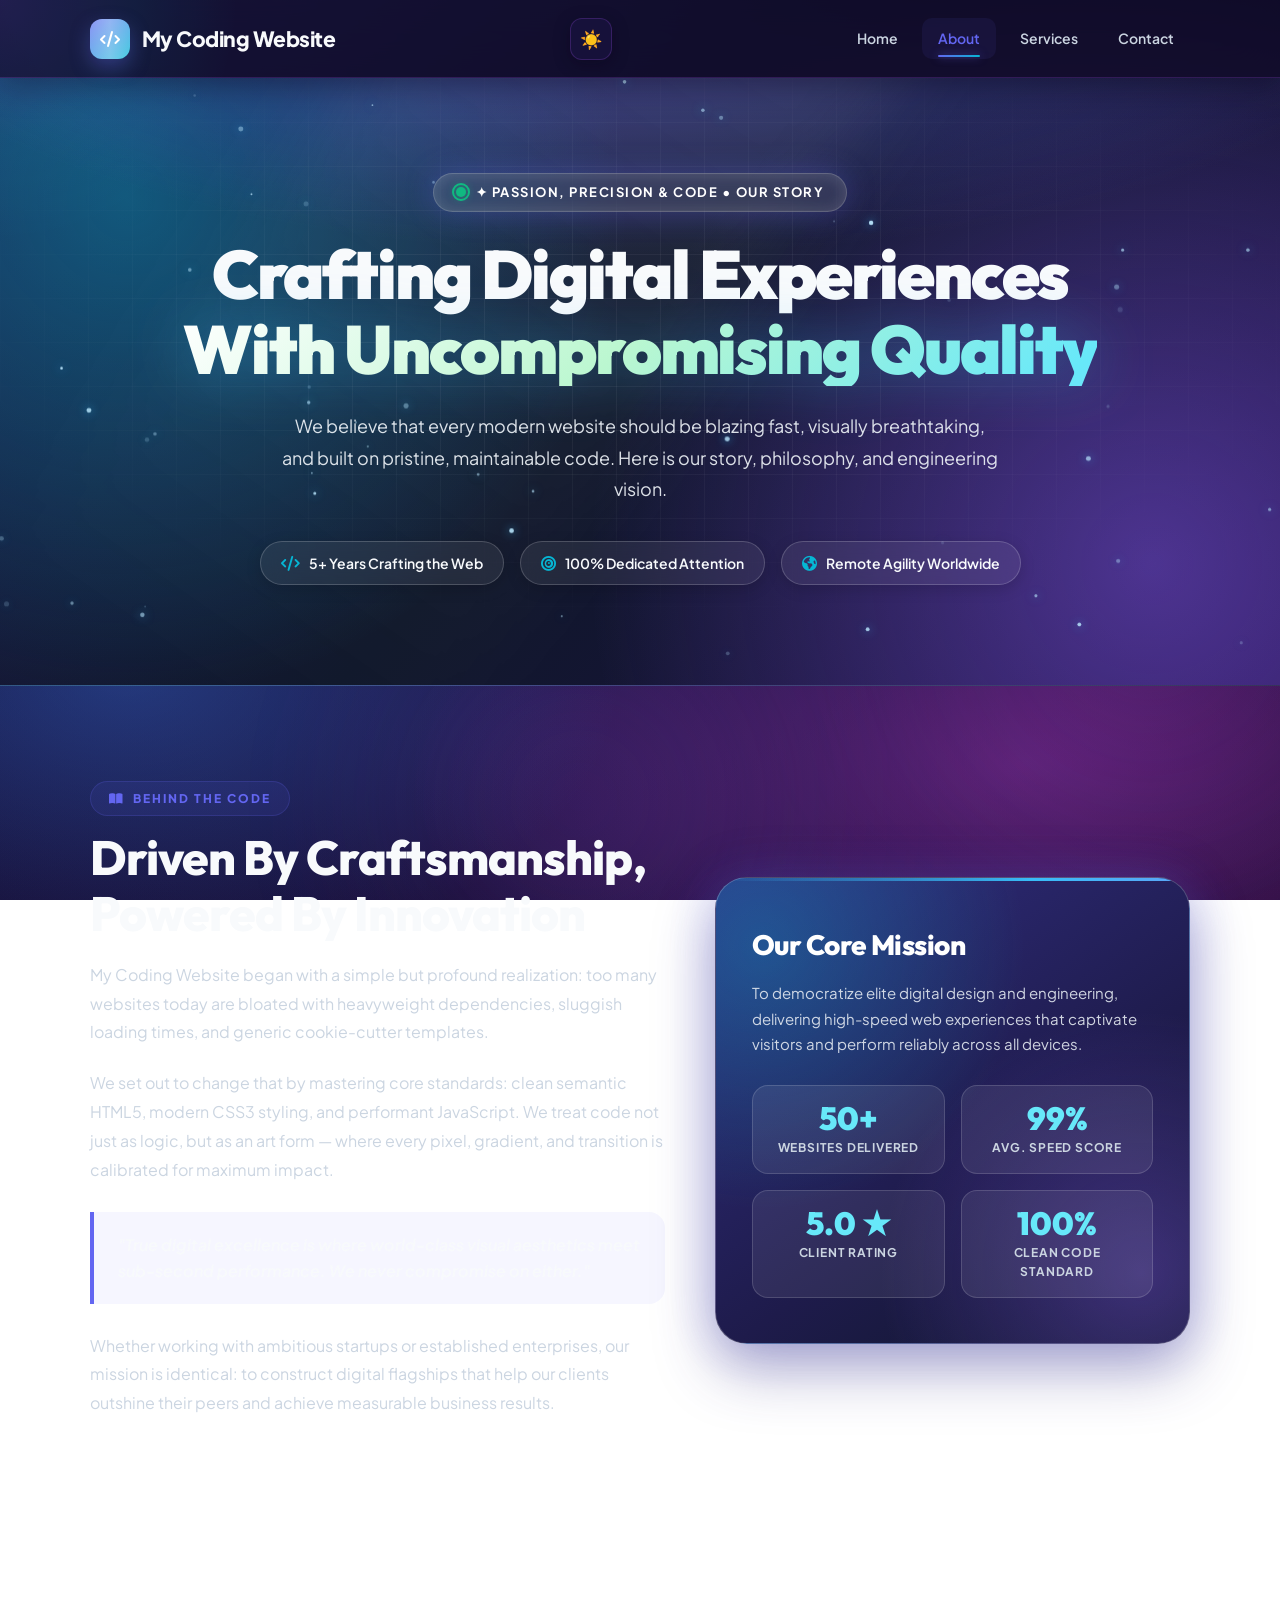
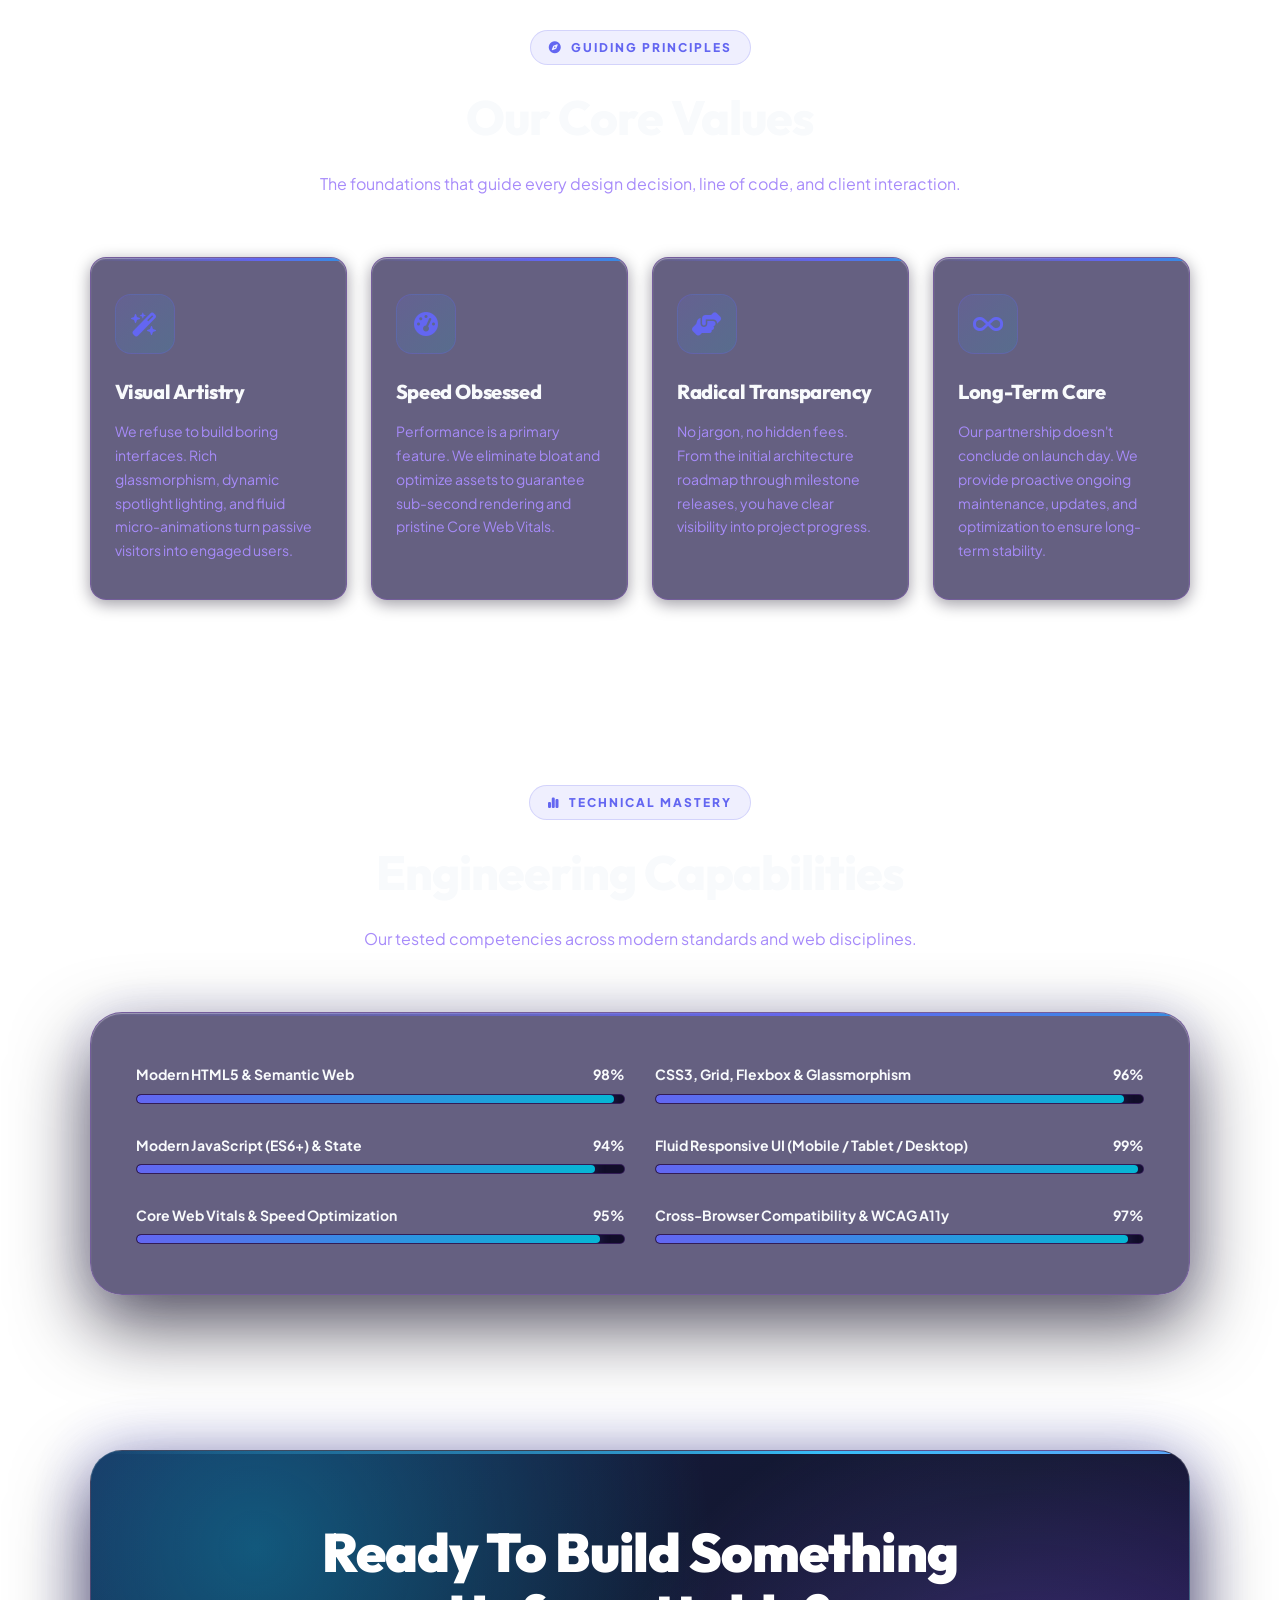
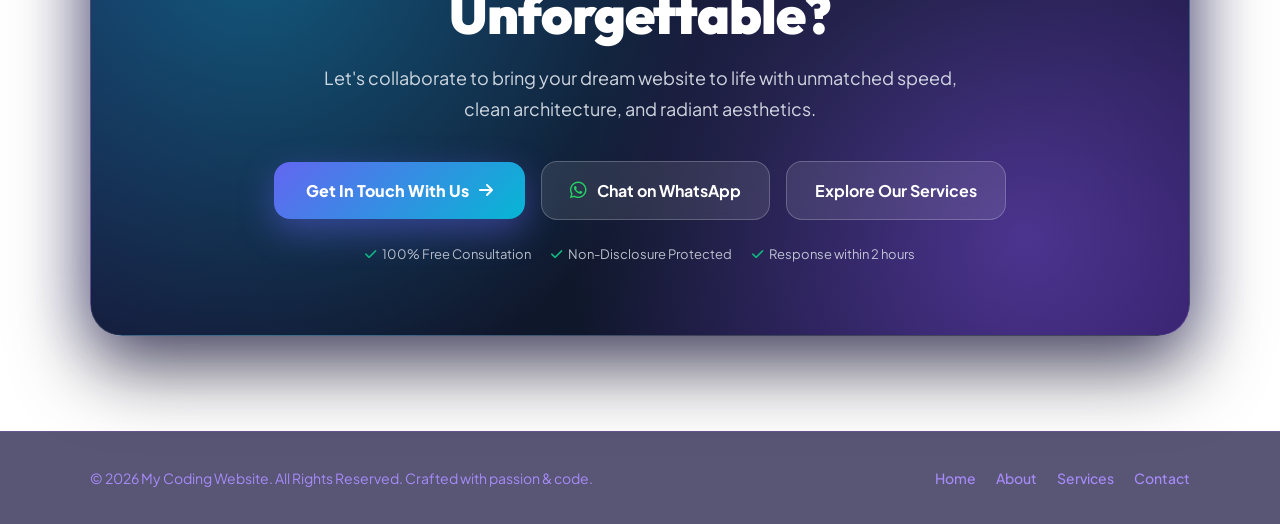
<file: about.html>
<!DOCTYPE html>
<html lang="en">

<head>
    <meta charset="UTF-8">
    <meta name="viewport" content="width=device-width, initial-scale=1.0">
    <meta name="description" content="About My Coding Website - Discover our story, engineering philosophy, and passion for creating world-class, high-speed websites.">
    <title>My Coding Website | About Our Story & Vision</title>

    <!-- Google Fonts -->
    <link rel="preconnect" href="https://fonts.googleapis.com">
    <link rel="preconnect" href="https://fonts.gstatic.com" crossorigin>
    <link href="https://fonts.googleapis.com/css2?family=Outfit:wght@400;500;600;700;800;900&family=Plus+Jakarta+Sans:wght@300;400;500;600;700;800&display=swap" rel="stylesheet">

    <!-- FontAwesome Icons -->
    <link rel="stylesheet" href="https://cdnjs.cloudflare.com/ajax/libs/font-awesome/6.5.2/css/all.min.css">

    <style>
        /* =====================================================
           DESIGN TOKENS & RESET
        ===================================================== */
        *, *::before, *::after {
            margin: 0;
            padding: 0;
            box-sizing: border-box;
        }

        :root {
            --primary: #6366f1;
            --primary-light: #818cf8;
            --primary-dark: #4338ca;
            --secondary: #06b6d4;
            --cyan: #38bdf8;
            --cyan-glow: rgba(56, 189, 248, 0.4);
            --purple: #8b5cf6;
            --purple-glow: rgba(139, 92, 246, 0.35);
            --emerald: #10b981;
            --emerald-glow: rgba(16, 185, 129, 0.35);

            /* Vibrant Twilight Aurora Mesh Base Palette */
            --bg: #110d29;
            --bg-card: rgba(26, 20, 64, 0.72);
            --bg-card-glass: rgba(28, 21, 70, 0.68);
            --border: rgba(168, 85, 247, 0.22);
            --border-highlight: rgba(192, 132, 252, 0.55);
            --text-main: #f8fafc;
            --text-secondary: #cbd5e1;
            --text-muted: #a78bfa;

            --shadow-sm: 0 4px 16px rgba(10, 6, 26, 0.4);
            --shadow-md: 0 14px 36px rgba(10, 6, 26, 0.55);
            --shadow-lg: 0 30px 75px rgba(10, 6, 26, 0.7);
            --shadow-glow: 0 0 50px rgba(168, 85, 247, 0.4);
            --shadow-cyan-glow: 0 0 40px rgba(99, 102, 241, 0.35);

            --radius-sm: 10px;
            --radius-md: 16px;
            --radius-lg: 24px;
            --radius-xl: 32px;
            --radius-full: 9999px;
            --transition: all 0.3s cubic-bezier(0.16, 1, 0.3, 1);
        }

        body.dark {
            --bg: #110d29;
            --bg-card: rgba(26, 20, 64, 0.72);
            --bg-card-glass: rgba(28, 21, 70, 0.68);
            --border: rgba(168, 85, 247, 0.22);
            --border-highlight: rgba(192, 132, 252, 0.55);
            --text-main: #f8fafc;
            --text-secondary: #cbd5e1;
            --text-muted: #a78bfa;
            --shadow-sm: 0 4px 16px rgba(10, 6, 26, 0.4);
            --shadow-md: 0 14px 36px rgba(10, 6, 26, 0.55);
            --shadow-lg: 0 30px 75px rgba(10, 6, 26, 0.7);
            --shadow-glow: 0 0 50px rgba(168, 85, 247, 0.4);
        }

        body.light-mode {
            --bg: #f5f3ff;
            --bg-card: #ffffff;
            --bg-card-glass: rgba(255, 255, 255, 0.9);
            --border: #e9d5ff;
            --border-highlight: rgba(168, 85, 247, 0.4);
            --text-main: #1e1b4b;
            --text-secondary: #4c1d95;
            --text-muted: #6b21a8;
            --shadow-sm: 0 4px 12px rgba(30, 27, 75, 0.06);
            --shadow-md: 0 12px 30px rgba(30, 27, 75, 0.1);
            --shadow-lg: 0 25px 60px rgba(30, 27, 75, 0.15);
            --shadow-glow: 0 0 40px rgba(168, 85, 247, 0.3);
            --shadow-cyan-glow: 0 0 35px rgba(99, 102, 241, 0.25);
        }

        html {
            scroll-behavior: smooth;
        }

        body {
            font-family: 'Plus Jakarta Sans', -apple-system, BlinkMacSystemFont, sans-serif;
            color: var(--text-main);
            background: 
                radial-gradient(ellipse 90% 60% at 20% -10%, rgba(99, 102, 241, 0.42), transparent 60%),
                radial-gradient(ellipse 80% 50% at 85% 25%, rgba(168, 85, 247, 0.38), transparent 55%),
                radial-gradient(ellipse 70% 60% at 10% 75%, rgba(59, 130, 246, 0.35), transparent 55%),
                radial-gradient(ellipse 80% 60% at 80% 85%, rgba(217, 70, 239, 0.32), transparent 60%),
                radial-gradient(circle at 50% 50%, rgba(30, 27, 75, 0.7), transparent 100%),
                linear-gradient(160deg, #0d0a21 0%, #15103a 45%, #1a0b2e 100%);
            background-attachment: fixed;
            line-height: 1.6;
            overflow-x: hidden;
            transition: background 0.4s ease, color 0.4s ease;
            position: relative;
        }

        body.light-mode {
            background: 
                radial-gradient(ellipse 80% 50% at 50% -10%, rgba(168, 85, 247, 0.16), transparent 70%),
                radial-gradient(ellipse 60% 40% at 100% 40%, rgba(99, 102, 241, 0.12), transparent 60%),
                radial-gradient(ellipse 60% 40% at 0% 80%, rgba(217, 70, 239, 0.12), transparent 60%),
                var(--bg);
            background-attachment: fixed;
        }

        h1, h2, h3, h4, h5, h6 {
            font-family: 'Outfit', sans-serif;
            color: var(--text-main);
            letter-spacing: -0.02em;
        }

        a {
            text-decoration: none;
            color: inherit;
        }

        button, input, select {
            font-family: inherit;
        }

        /* Dynamic Cursor Glow Spotlight */
        .cursor-glow {
            position: fixed;
            top: 0;
            left: 0;
            width: 480px;
            height: 480px;
            border-radius: 50%;
            pointer-events: none;
            transform: translate(-50%, -50%);
            background: radial-gradient(circle, rgba(99, 102, 241, 0.16) 0%, rgba(6, 182, 212, 0.08) 40%, transparent 70%);
            z-index: 9999;
            transition: opacity 0.3s ease;
            mix-blend-mode: screen;
        }

        body.dark .cursor-glow {
            background: radial-gradient(circle, rgba(129, 140, 248, 0.22) 0%, rgba(56, 189, 248, 0.12) 40%, transparent 70%);
        }

        /* Ambient Background Mesh */
        .ambient-mesh {
            position: fixed;
            top: 0;
            left: 0;
            width: 100%;
            height: 100%;
            pointer-events: none;
            z-index: 0;
            overflow: hidden;
            opacity: 0.8;
            transition: opacity 0.5s ease;
        }

        .ambient-mesh .orb {
            position: absolute;
            border-radius: 50%;
            filter: blur(100px);
            opacity: 0.45;
            animation: orbFloat 24s infinite alternate ease-in-out;
        }

        .orb-1 {
            width: 580px;
            height: 580px;
            background: radial-gradient(circle, rgba(99, 102, 241, 0.6) 0%, rgba(99, 102, 241, 0) 70%);
            top: -160px;
            left: -120px;
            animation-duration: 22s;
        }

        .orb-2 {
            width: 620px;
            height: 620px;
            background: radial-gradient(circle, rgba(217, 70, 239, 0.5) 0%, rgba(217, 70, 239, 0) 70%);
            top: 35%;
            right: -180px;
            animation-duration: 26s;
            animation-delay: -6s;
        }

        .orb-3 {
            width: 520px;
            height: 520px;
            background: radial-gradient(circle, rgba(168, 85, 247, 0.55) 0%, rgba(168, 85, 247, 0) 70%);
            bottom: -160px;
            left: 25%;
            animation-duration: 28s;
            animation-delay: -12s;
        }

        @keyframes orbFloat {
            0% { transform: translate(0, 0) scale(1); }
            50% { transform: translate(50px, 45px) scale(1.08); }
            100% { transform: translate(-45px, 60px) scale(0.94); }
        }

        /* =====================================================
           HEADER & NAVIGATION
        ===================================================== */
        header {
            position: sticky;
            top: 0;
            z-index: 1000;
            min-height: 78px;
            padding: 0 7%;
            display: flex;
            align-items: center;
            justify-content: space-between;
            background: rgba(15, 11, 38, 0.82);
            backdrop-filter: blur(20px);
            -webkit-backdrop-filter: blur(20px);
            border-bottom: 1px solid rgba(168, 85, 247, 0.2);
            box-shadow: 0 8px 30px rgba(10, 6, 26, 0.45);
            transition: var(--transition);
        }

        body.light-mode header {
            background: rgba(245, 243, 255, 0.88);
            border-color: rgba(233, 213, 255, 0.8);
        }

        .logo {
            display: flex;
            align-items: center;
            gap: 12px;
            color: var(--text-main);
            font-size: 21px;
            font-weight: 800;
            letter-spacing: -0.5px;
            text-decoration: none;
            transition: transform 0.3s ease;
        }

        .logo:hover {
            transform: scale(1.02);
        }

        .logo-icon-box {
            position: relative;
            width: 40px;
            height: 40px;
            display: flex;
            align-items: center;
            justify-content: center;
            border-radius: 12px;
            color: white;
            background: linear-gradient(135deg, var(--primary), var(--secondary));
            box-shadow: 0 8px 20px rgba(99, 102, 241, 0.35);
            font-size: 16px;
            overflow: hidden;
        }

        .logo-icon-box::after {
            content: '';
            position: absolute;
            top: -50%;
            left: -50%;
            width: 200%;
            height: 200%;
            background: linear-gradient(45deg, transparent, rgba(255, 255, 255, 0.4), transparent);
            transform: rotate(45deg);
            animation: logoShine 4s infinite ease-in-out;
        }

        @keyframes logoShine {
            0%, 75% { transform: translateX(-150%) rotate(45deg); }
            100% { transform: translateX(150%) rotate(45deg); }
        }

        nav {
            display: flex;
            align-items: center;
            gap: 8px;
        }

        nav a {
            position: relative;
            padding: 9px 16px;
            color: var(--text-secondary);
            font-size: 14px;
            font-weight: 600;
            border-radius: var(--radius-sm);
            transition: var(--transition);
        }

        nav a:hover,
        nav a.active {
            color: var(--primary);
            background: rgba(99, 102, 241, 0.08);
        }

        body.dark nav a:hover,
        body.dark nav a.active {
            color: var(--primary-light);
            background: rgba(99, 102, 241, 0.16);
        }

        nav a.active::after {
            content: "";
            position: absolute;
            left: 16px;
            right: 16px;
            bottom: 2px;
            height: 2px;
            border-radius: var(--radius-full);
            background: linear-gradient(90deg, var(--primary), var(--secondary));
            box-shadow: 0 0 8px rgba(99, 102, 241, 0.6);
        }

        .mode-btn {
            width: 42px;
            height: 42px;
            border: 1px solid var(--border);
            border-radius: 12px;
            cursor: pointer;
            background: var(--bg-card);
            color: var(--text-main);
            display: flex;
            align-items: center;
            justify-content: center;
            font-size: 18px;
            transition: var(--transition);
            margin-left: 6px;
            box-shadow: var(--shadow-sm);
        }

        .mode-btn:hover {
            transform: translateY(-2px) rotate(15deg);
            border-color: var(--primary);
            box-shadow: 0 0 15px rgba(99, 102, 241, 0.3);
        }

        /* =====================================================
           PAGE HERO WITH METALLIC SHINE
        ===================================================== */
        .page-hero {
            position: relative;
            padding: 95px 7% 100px;
            text-align: center;
            color: white;
            overflow: hidden;
            z-index: 1;
            background: 
                radial-gradient(ellipse 90% 70% at 50% -20%, rgba(99, 102, 241, 0.55), transparent 70%),
                radial-gradient(circle at 10% 20%, rgba(6, 182, 212, 0.4), transparent 40%),
                radial-gradient(circle at 90% 80%, rgba(139, 92, 246, 0.45), transparent 45%),
                linear-gradient(135deg, #1e1b4b 0%, #0f172a 50%, #1e1145 100%);
            border-bottom: 1px solid rgba(255, 255, 255, 0.1);
        }

        .shine-stars-canvas {
            position: absolute;
            inset: 0;
            width: 100%;
            height: 100%;
            pointer-events: none;
            z-index: 1;
        }

        .hero-grid-pattern {
            position: absolute;
            inset: 0;
            background-image: 
                linear-gradient(to right, rgba(255, 255, 255, 0.05) 1px, transparent 1px),
                linear-gradient(to bottom, rgba(255, 255, 255, 0.05) 1px, transparent 1px);
            background-size: 44px 44px;
            mask-image: radial-gradient(ellipse 70% 65% at 50% 40%, black 30%, transparent 80%);
            -webkit-mask-image: radial-gradient(ellipse 70% 65% at 50% 40%, black 30%, transparent 80%);
            pointer-events: none;
        }

        .hero-beam {
            position: absolute;
            width: 450px;
            height: 1000px;
            background: linear-gradient(180deg, rgba(255, 255, 255, 0.09), transparent);
            transform: rotate(35deg);
            top: -300px;
            left: 20%;
            pointer-events: none;
            filter: blur(35px);
            animation: beamSway 14s ease-in-out infinite alternate;
        }

        @keyframes beamSway {
            0% { transform: rotate(30deg) translateX(-50px); opacity: 0.4; }
            100% { transform: rotate(40deg) translateX(50px); opacity: 0.8; }
        }

        .page-hero-content {
            position: relative;
            z-index: 2;
            max-width: 920px;
            margin: 0 auto;
        }

        .status-badge {
            display: inline-flex;
            align-items: center;
            gap: 10px;
            padding: 8px 22px;
            border-radius: var(--radius-full);
            background: rgba(255, 255, 255, 0.08);
            border: 1px solid rgba(255, 255, 255, 0.22);
            backdrop-filter: blur(14px);
            -webkit-backdrop-filter: blur(14px);
            font-size: 13px;
            font-weight: 700;
            letter-spacing: 1.5px;
            text-transform: uppercase;
            color: #ffffff;
            margin-bottom: 25px;
            box-shadow: 0 0 30px rgba(99, 102, 241, 0.3), inset 0 0 15px rgba(255, 255, 255, 0.15);
            position: relative;
            overflow: hidden;
        }

        .status-badge::before {
            content: '';
            position: absolute;
            top: 0;
            left: -100%;
            width: 100%;
            height: 100%;
            background: linear-gradient(90deg, transparent, rgba(255, 255, 255, 0.4), transparent);
            animation: badgeShine 3.5s infinite ease-in-out;
        }

        @keyframes badgeShine {
            0%, 65% { left: -100%; }
            100% { left: 100%; }
        }

        .status-radar {
            position: relative;
            width: 10px;
            height: 10px;
            border-radius: 50%;
            background: #10b981;
            box-shadow: 0 0 10px #10b981;
        }

        .status-radar::after {
            content: "";
            position: absolute;
            inset: -4px;
            border-radius: 50%;
            border: 2px solid #10b981;
            animation: radarPulse 1.8s cubic-bezier(0.24, 0, 0.38, 1) infinite;
        }

        @keyframes radarPulse {
            0% { transform: scale(0.6); opacity: 1; }
            100% { transform: scale(2.4); opacity: 0; }
        }

        .page-hero h1 {
            font-size: clamp(38px, 6vw, 68px);
            line-height: 1.1;
            font-weight: 900;
            margin-bottom: 24px;
            letter-spacing: -0.03em;
        }

        .shine-text {
            background: linear-gradient(135deg, #ffffff 0%, #bbf7d0 25%, #67e8f9 50%, #c4b5fd 75%, #ffffff 100%);
            background-size: 200% auto;
            -webkit-background-clip: text;
            background-clip: text;
            -webkit-text-fill-color: transparent;
            animation: textShimmer 6s linear infinite;
            display: inline-block;
            filter: drop-shadow(0 0 30px rgba(56, 189, 248, 0.4));
        }

        @keyframes textShimmer {
            0% { background-position: 0% center; }
            100% { background-position: 200% center; }
        }

        .page-hero p {
            max-width: 720px;
            margin: 0 auto 36px;
            color: rgba(241, 245, 249, 0.9);
            font-size: 18px;
            line-height: 1.75;
            font-weight: 400;
        }

        /* Hero Stats Row */
        .hero-stats-row {
            display: flex;
            align-items: center;
            justify-content: center;
            flex-wrap: wrap;
            gap: 16px;
            margin-top: 10px;
        }

        .hero-stat-pill {
            display: inline-flex;
            align-items: center;
            gap: 9px;
            padding: 10px 20px;
            background: rgba(255, 255, 255, 0.07);
            border: 1px solid rgba(255, 255, 255, 0.18);
            border-radius: var(--radius-full);
            backdrop-filter: blur(14px);
            -webkit-backdrop-filter: blur(14px);
            font-size: 14px;
            font-weight: 600;
            color: #f8fafc;
            box-shadow: 0 4px 15px rgba(0, 0, 0, 0.15);
            transition: var(--transition);
        }

        .hero-stat-pill i {
            color: var(--secondary);
            font-size: 15px;
        }

        .hero-stat-pill:hover {
            transform: translateY(-3px);
            background: rgba(255, 255, 255, 0.14);
            border-color: rgba(255, 255, 255, 0.35);
            box-shadow: 0 8px 25px rgba(6, 182, 212, 0.3);
        }

        /* =====================================================
           STORY & PHILOSOPHY SECTION
        ===================================================== */
        .story-section {
            padding: 95px 7% 100px;
            position: relative;
            z-index: 2;
        }

        .story-container {
            max-width: 1240px;
            margin: 0 auto;
            display: grid;
            grid-template-columns: 1.15fr 0.95fr;
            gap: 50px;
            align-items: center;
        }

        .section-tag {
            display: inline-flex;
            align-items: center;
            gap: 8px;
            font-size: 12px;
            font-weight: 800;
            text-transform: uppercase;
            letter-spacing: 2px;
            color: var(--primary);
            background: rgba(99, 102, 241, 0.1);
            padding: 7px 18px;
            border-radius: var(--radius-full);
            margin-bottom: 14px;
            border: 1px solid rgba(99, 102, 241, 0.2);
        }

        body.dark .section-tag {
            color: #818cf8;
            background: rgba(99, 102, 241, 0.18);
            border-color: rgba(129, 140, 248, 0.3);
        }

        .story-content h2 {
            font-size: clamp(32px, 4.5vw, 48px);
            font-weight: 800;
            margin-bottom: 20px;
            line-height: 1.15;
        }

        .story-content p {
            color: var(--text-secondary);
            font-size: 16px;
            line-height: 1.8;
            margin-bottom: 22px;
        }

        .highlight-quote {
            position: relative;
            padding: 20px 24px;
            border-left: 4px solid var(--primary);
            background: rgba(99, 102, 241, 0.06);
            border-radius: 0 var(--radius-md) var(--radius-md) 0;
            font-style: italic;
            font-weight: 600;
            color: var(--text-main);
            margin: 28px 0;
            font-size: 16px;
        }

        /* Right Column: Mission Holographic Card */
        .mission-glass-card {
            background: 
                radial-gradient(circle at 10% 15%, rgba(6, 182, 212, 0.3), transparent 45%),
                radial-gradient(circle at 90% 85%, rgba(139, 92, 246, 0.35), transparent 45%),
                linear-gradient(145deg, #312e81 0%, #1e1b4b 60%, #0f172a 100%);
            border: 1px solid rgba(255, 255, 255, 0.22);
            border-radius: var(--radius-xl);
            padding: 45px 36px;
            color: #ffffff;
            box-shadow: 0 25px 60px rgba(49, 46, 129, 0.4), 0 0 50px rgba(99, 102, 241, 0.25);
            position: relative;
            overflow: hidden;
            transition: var(--transition);
        }

        .mission-glass-card::before {
            content: '';
            position: absolute;
            top: 0;
            left: 0;
            right: 0;
            height: 3px;
            background: linear-gradient(90deg, transparent, #38bdf8, #818cf8, transparent);
            background-size: 200% 100%;
            animation: borderBeam 4s linear infinite;
        }

        .mission-glass-card::after {
            content: '';
            position: absolute;
            top: -50%;
            left: -130%;
            width: 60%;
            height: 200%;
            background: linear-gradient(90deg, transparent, rgba(255, 255, 255, 0.15), rgba(255, 255, 255, 0.35), transparent);
            transform: rotate(25deg);
            pointer-events: none;
            z-index: 10;
        }

        .mission-glass-card:hover {
            transform: translateY(-4px);
            box-shadow: 0 30px 70px rgba(49, 46, 129, 0.5), 0 0 65px rgba(99, 102, 241, 0.4);
        }

        .mission-glass-card:hover::after {
            left: 150%;
            transition: left 0.9s cubic-bezier(0.16, 1, 0.3, 1);
        }

        @keyframes borderBeam {
            0% { background-position: -200% 0; }
            100% { background-position: 200% 0; }
        }

        .mission-glass-card h3 {
            font-size: 28px;
            font-weight: 800;
            margin-bottom: 12px;
            color: #ffffff;
        }

        .mission-glass-card p {
            color: rgba(226, 232, 240, 0.9);
            font-size: 15px;
            line-height: 1.7;
            margin-bottom: 28px;
        }

        .impact-metrics-grid {
            display: grid;
            grid-template-columns: 1fr 1fr;
            gap: 16px;
        }

        .impact-item {
            background: rgba(255, 255, 255, 0.08);
            border: 1px solid rgba(255, 255, 255, 0.15);
            padding: 16px;
            border-radius: var(--radius-md);
            text-align: center;
            transition: var(--transition);
        }

        .impact-item:hover {
            background: rgba(255, 255, 255, 0.16);
            transform: translateY(-3px);
            border-color: rgba(255, 255, 255, 0.35);
        }

        .impact-num {
            font-size: 32px;
            font-weight: 900;
            font-family: 'Outfit', sans-serif;
            color: #67e8f9;
            line-height: 1;
            margin-bottom: 4px;
        }

        .impact-title {
            font-size: 12px;
            font-weight: 700;
            text-transform: uppercase;
            letter-spacing: 0.8px;
            color: #cbd5e1;
        }

        /* =====================================================
           CORE VALUES (SHINE CARDS)
        ===================================================== */
        .values-section {
            padding: 90px 7% 100px;
            position: relative;
            z-index: 2;
        }

        .section-header-center {
            text-align: center;
            max-width: 720px;
            margin: 0 auto 60px;
        }

        .section-header-center h2 {
            font-size: clamp(32px, 4.5vw, 48px);
            font-weight: 800;
            margin-bottom: 14px;
        }

        .section-header-center p {
            color: var(--text-muted);
            font-size: 16px;
            line-height: 1.7;
        }

        .values-grid {
            max-width: 1240px;
            margin: 0 auto;
            display: grid;
            grid-template-columns: repeat(4, 1fr);
            gap: 24px;
        }

        .value-shine-card {
            position: relative;
            background: var(--bg-card-glass);
            backdrop-filter: blur(20px);
            -webkit-backdrop-filter: blur(20px);
            border: 1px solid var(--border);
            border-radius: var(--radius-md);
            padding: 36px 24px;
            box-shadow: var(--shadow-sm), inset 0 1px 1px rgba(255, 255, 255, 0.4);
            transition: var(--transition);
            overflow: hidden;
        }

        body.dark .value-shine-card {
            background: rgba(17, 24, 39, 0.75);
            border-color: #1e293b;
            box-shadow: var(--shadow-sm), inset 0 1px 1px rgba(255, 255, 255, 0.15);
        }

        .value-shine-card::before {
            content: '';
            position: absolute;
            top: 0;
            left: 0;
            right: 0;
            height: 3px;
            background: linear-gradient(90deg, transparent, var(--primary), var(--secondary), transparent);
            background-size: 200% 100%;
            animation: borderBeam 3.5s linear infinite;
        }

        .value-shine-card::after {
            content: '';
            position: absolute;
            top: -50%;
            left: -130%;
            width: 60%;
            height: 200%;
            background: linear-gradient(90deg, transparent, rgba(255, 255, 255, 0.25), rgba(255, 255, 255, 0.55), rgba(255, 255, 255, 0.25), transparent);
            transform: rotate(25deg);
            pointer-events: none;
            z-index: 10;
        }

        .value-shine-card:hover {
            transform: translateY(-8px);
            border-color: var(--border-highlight);
            box-shadow: var(--shadow-lg), 0 0 35px rgba(99, 102, 241, 0.25);
        }

        .value-shine-card:hover::after {
            left: 150%;
            transition: left 0.85s cubic-bezier(0.16, 1, 0.3, 1);
        }

        .value-icon-box {
            width: 60px;
            height: 60px;
            border-radius: 16px;
            background: linear-gradient(135deg, rgba(99, 102, 241, 0.14), rgba(6, 182, 212, 0.14));
            border: 1px solid rgba(99, 102, 241, 0.25);
            display: flex;
            align-items: center;
            justify-content: center;
            font-size: 24px;
            color: var(--primary);
            margin-bottom: 22px;
            transition: var(--transition);
        }

        .value-shine-card:hover .value-icon-box {
            background: linear-gradient(135deg, var(--primary), var(--secondary));
            color: #ffffff;
            transform: scale(1.1) rotate(6deg);
            box-shadow: 0 10px 22px rgba(99, 102, 241, 0.35);
            border-color: transparent;
        }

        .value-shine-card h3 {
            font-size: 20px;
            font-weight: 800;
            margin-bottom: 12px;
        }

        .value-shine-card p {
            font-size: 14px;
            color: var(--text-muted);
            line-height: 1.7;
        }

        /* =====================================================
           ENGINEERING COMPETENCIES & SKILL BARS
        ===================================================== */
        .skills-section {
            padding: 85px 7% 95px;
            position: relative;
            z-index: 2;
        }

        .skills-container {
            max-width: 1100px;
            margin: 0 auto;
            background: var(--bg-card-glass);
            backdrop-filter: blur(24px);
            -webkit-backdrop-filter: blur(24px);
            border: 1px solid var(--border);
            border-radius: var(--radius-xl);
            padding: 50px 45px;
            box-shadow: var(--shadow-lg), 0 0 45px rgba(99, 102, 241, 0.12), inset 0 1px 1px rgba(255, 255, 255, 0.4);
            position: relative;
            overflow: hidden;
            transition: var(--transition);
        }

        body.dark .skills-container {
            background: rgba(17, 24, 39, 0.85);
            border-color: #1e293b;
            box-shadow: var(--shadow-lg), 0 0 45px rgba(99, 102, 241, 0.2), inset 0 1px 1px rgba(255, 255, 255, 0.15);
        }

        .skills-container::before {
            content: '';
            position: absolute;
            top: 0;
            left: 0;
            right: 0;
            height: 3px;
            background: linear-gradient(90deg, transparent, var(--primary), var(--secondary), transparent);
            background-size: 200% 100%;
            animation: borderBeam 4s linear infinite;
        }

        .skills-grid {
            display: grid;
            grid-template-columns: 1fr 1fr;
            gap: 30px;
        }

        .skill-item {
            display: flex;
            flex-direction: column;
            gap: 8px;
        }

        .skill-meta {
            display: flex;
            justify-content: space-between;
            font-size: 14px;
            font-weight: 700;
            color: var(--text-main);
        }

        .skill-bar-track {
            height: 10px;
            background: var(--bg);
            border: 1px solid var(--border);
            border-radius: var(--radius-full);
            overflow: hidden;
            position: relative;
        }

        .skill-bar-fill {
            height: 100%;
            border-radius: var(--radius-full);
            background: linear-gradient(90deg, var(--primary), var(--secondary));
            box-shadow: 0 0 12px rgba(99, 102, 241, 0.4);
            transition: width 1.2s cubic-bezier(0.16, 1, 0.3, 1);
        }

        /* =====================================================
           ULTRA-SHINE CALL TO ACTION
        ===================================================== */
        .cta-section {
            padding: 60px 7% 95px;
            position: relative;
            z-index: 2;
        }

        .cta-banner-box {
            max-width: 1200px;
            margin: 0 auto;
            border-radius: var(--radius-xl);
            background: 
                radial-gradient(circle at 15% 20%, rgba(6, 182, 212, 0.4), transparent 45%),
                radial-gradient(circle at 85% 80%, rgba(139, 92, 246, 0.45), transparent 45%),
                linear-gradient(135deg, #1e1b4b 0%, #0f172a 60%, #1e1145 100%);
            border: 1px solid rgba(255, 255, 255, 0.18);
            box-shadow: var(--shadow-lg), 0 0 60px rgba(99, 102, 241, 0.35);
            padding: 70px 50px;
            text-align: center;
            color: #ffffff;
            position: relative;
            overflow: hidden;
        }

        .cta-banner-box::before {
            content: '';
            position: absolute;
            top: 0;
            left: 0;
            right: 0;
            height: 3px;
            background: linear-gradient(90deg, transparent, #38bdf8, #818cf8, transparent);
            background-size: 200% 100%;
            animation: borderBeam 4s linear infinite;
        }

        .cta-banner-box h2 {
            font-size: clamp(34px, 5vw, 54px);
            font-weight: 900;
            color: #ffffff;
            margin-bottom: 18px;
            line-height: 1.15;
        }

        .cta-banner-box p {
            max-width: 680px;
            margin: 0 auto 36px;
            font-size: 18px;
            color: rgba(226, 232, 240, 0.9);
            line-height: 1.7;
        }

        .cta-btn-group {
            display: flex;
            align-items: center;
            justify-content: center;
            gap: 16px;
            flex-wrap: wrap;
            margin-bottom: 24px;
        }

        .primary-btn {
            position: relative;
            padding: 16px 32px;
            border-radius: var(--radius-md);
            background: linear-gradient(135deg, var(--primary), #06b6d4);
            color: #ffffff;
            font-size: 16px;
            font-weight: 800;
            display: inline-flex;
            align-items: center;
            gap: 10px;
            box-shadow: 0 12px 35px rgba(99, 102, 241, 0.45);
            transition: var(--transition);
            overflow: hidden;
        }

        .primary-btn::before {
            content: '';
            position: absolute;
            top: -50%;
            left: -60%;
            width: 50%;
            height: 200%;
            background: linear-gradient(90deg, transparent, rgba(255, 255, 255, 0.6), transparent);
            transform: rotate(30deg);
            animation: btnRaySweep 3.8s infinite cubic-bezier(0.4, 0, 0.2, 1);
        }

        @keyframes btnRaySweep {
            0%, 60% { left: -60%; }
            100% { left: 160%; }
        }

        .primary-btn:hover {
            transform: translateY(-3px) scale(1.02);
            box-shadow: 0 18px 45px rgba(99, 102, 241, 0.6);
            color: #ffffff;
        }

        .secondary-btn {
            padding: 16px 28px;
            border-radius: var(--radius-md);
            background: rgba(255, 255, 255, 0.1);
            border: 1px solid rgba(255, 255, 255, 0.22);
            color: #ffffff;
            font-size: 16px;
            font-weight: 700;
            display: inline-flex;
            align-items: center;
            gap: 10px;
            backdrop-filter: blur(12px);
            transition: var(--transition);
        }

        .secondary-btn:hover {
            background: rgba(255, 255, 255, 0.22);
            border-color: #ffffff;
            transform: translateY(-2px);
            color: #ffffff;
        }

        .cta-guarantee-row {
            display: flex;
            align-items: center;
            justify-content: center;
            gap: 20px;
            flex-wrap: wrap;
            font-size: 13px;
            color: rgba(226, 232, 240, 0.8);
        }

        .cta-guarantee-row span {
            display: inline-flex;
            align-items: center;
            gap: 6px;
        }

        .cta-guarantee-row i {
            color: #10b981;
        }

        /* =====================================================
           FOOTER
        ===================================================== */
        footer {
            position: relative;
            z-index: 1;
            padding: 35px 7%;
            text-align: center;
            color: var(--text-muted);
            background: var(--bg-card);
            border-top: 1px solid var(--border);
            font-size: 14px;
            transition: var(--transition);
        }

        body.dark footer {
            background: #090d16;
            border-color: #1e293b;
        }

        .footer-content {
            max-width: 1200px;
            margin: 0 auto;
            display: flex;
            align-items: center;
            justify-content: space-between;
            flex-wrap: wrap;
            gap: 20px;
        }

        .footer-links {
            display: flex;
            align-items: center;
            gap: 20px;
        }

        .footer-links a {
            color: var(--text-muted);
            font-weight: 500;
            transition: color 0.2s ease;
        }

        .footer-links a:hover {
            color: var(--primary);
        }

        /* =====================================================
           RESPONSIVE
        ===================================================== */
        @media(max-width: 1050px) {
            .story-container {
                grid-template-columns: 1fr;
            }

            .values-grid {
                grid-template-columns: repeat(2, 1fr);
            }

            .skills-grid {
                grid-template-columns: 1fr;
            }
        }

        @media(max-width: 768px) {
            header {
                padding: 16px 5%;
                flex-wrap: wrap;
            }

            nav {
                width: 100%;
                justify-content: center;
                flex-wrap: wrap;
                margin-top: 12px;
                order: 3;
            }

            .mode-btn {
                order: 2;
                margin-left: auto;
            }

            .page-hero {
                padding: 70px 5% 75px;
            }

            .page-hero h1 {
                font-size: 38px;
            }

            .story-section,
            .values-section,
            .skills-section,
            .cta-section {
                padding: 60px 5%;
            }

            .skills-container {
                padding: 32px 20px;
            }

            .values-grid {
                grid-template-columns: 1fr;
            }

            .cta-banner-box {
                padding: 45px 24px;
            }

            .footer-content {
                flex-direction: column;
                text-align: center;
            }
        }
    </style>
</head>

<body>

    <!-- Dynamic Cursor Glow Spotlight -->
    <div class="cursor-glow" id="cursorGlow"></div>

    <!-- Ambient Glow Mesh -->
    <div class="ambient-mesh">
        <div class="orb orb-1"></div>
        <div class="orb orb-2"></div>
        <div class="orb orb-3"></div>
    </div>

    <!-- HEADER -->
    <header>
        <a href="index.html" class="logo">
            <div class="logo-icon-box">
                <i class="fa-solid fa-code"></i>
            </div>
            <span>My Coding Website</span>
        </a>

        <button class="mode-btn" id="modeButton" onclick="changeMode()" aria-label="Toggle Theme">
            ☀️
        </button>

        <nav>
            <a href="index.html">Home</a>
            <a href="about.html" class="active">About</a>
            <a href="services.html">Services</a>
            <a href="contact.html">Contact</a>
        </nav>
    </header>

    <!-- SHINE HERO SECTION -->
    <section class="page-hero">
        <canvas class="shine-stars-canvas" id="starsCanvas"></canvas>
        <div class="hero-grid-pattern"></div>
        <div class="hero-beam"></div>

        <div class="page-hero-content">
            <div class="status-badge">
                <div class="status-radar"></div>
                <span>✦ Passion, Precision &amp; Code • Our Story</span>
            </div>

            <h1>
                Crafting Digital Experiences <br>
                <span class="shine-text">With Uncompromising Quality</span>
            </h1>

            <p>
                We believe that every modern website should be blazing fast, visually breathtaking,
                and built on pristine, maintainable code. Here is our story, philosophy, and engineering vision.
            </p>

            <!-- Hero Stats Row -->
            <div class="hero-stats-row">
                <div class="hero-stat-pill">
                    <i class="fa-solid fa-code"></i>
                    <span>5+ Years Crafting the Web</span>
                </div>
                <div class="hero-stat-pill">
                    <i class="fa-solid fa-bullseye"></i>
                    <span>100% Dedicated Attention</span>
                </div>
                <div class="hero-stat-pill">
                    <i class="fa-solid fa-earth-americas"></i>
                    <span>Remote Agility Worldwide</span>
                </div>
            </div>
        </div>
    </section>

    <!-- STORY & PHILOSOPHY SECTION -->
    <section class="story-section">
        <div class="story-container">
            <!-- Left Column: Story -->
            <div class="story-content">
                <span class="section-tag"><i class="fa-solid fa-book-open"></i> Behind The Code</span>
                <h2>Driven By Craftsmanship, Powered By Innovation</h2>
                <p>
                    My Coding Website began with a simple but profound realization: too many websites today
                    are bloated with heavyweight dependencies, sluggish loading times, and generic cookie-cutter templates.
                </p>
                <p>
                    We set out to change that by mastering core standards: clean semantic HTML5, modern CSS3 styling,
                    and performant JavaScript. We treat code not just as logic, but as an art form — where every pixel,
                    gradient, and transition is calibrated for maximum impact.
                </p>

                <div class="highlight-quote">
                    "True digital excellence is where world-class visual aesthetics meet sub-second performance. We never compromise on either."
                </div>

                <p>
                    Whether working with ambitious startups or established enterprises, our mission is identical: to construct
                    digital flagships that help our clients outshine their peers and achieve measurable business results.
                </p>
            </div>

            <!-- Right Column: Mission Holographic Card -->
            <div class="mission-glass-card">
                <h3>Our Core Mission</h3>
                <p>
                    To democratize elite digital design and engineering, delivering high-speed web experiences that captivate visitors and perform reliably across all devices.
                </p>

                <div class="impact-metrics-grid">
                    <div class="impact-item">
                        <div class="impact-num">50+</div>
                        <div class="impact-title">Websites Delivered</div>
                    </div>
                    <div class="impact-item">
                        <div class="impact-num">99%</div>
                        <div class="impact-title">Avg. Speed Score</div>
                    </div>
                    <div class="impact-item">
                        <div class="impact-num">5.0 ★</div>
                        <div class="impact-title">Client Rating</div>
                    </div>
                    <div class="impact-item">
                        <div class="impact-num">100%</div>
                        <div class="impact-title">Clean Code Standard</div>
                    </div>
                </div>
            </div>
        </div>
    </section>

    <!-- CORE VALUES SECTION -->
    <section class="values-section">
        <div class="section-header-center">
            <span class="section-tag"><i class="fa-solid fa-compass"></i> Guiding Principles</span>
            <h2>Our Core Values</h2>
            <p>The foundations that guide every design decision, line of code, and client interaction.</p>
        </div>

        <div class="values-grid">
            <!-- Value 1 -->
            <div class="value-shine-card">
                <div class="value-icon-box">
                    <i class="fa-solid fa-wand-magic-sparkles"></i>
                </div>
                <h3>Visual Artistry</h3>
                <p>We refuse to build boring interfaces. Rich glassmorphism, dynamic spotlight lighting, and fluid micro-animations turn passive visitors into engaged users.</p>
            </div>

            <!-- Value 2 -->
            <div class="value-shine-card">
                <div class="value-icon-box">
                    <i class="fa-solid fa-gauge-high"></i>
                </div>
                <h3>Speed Obsessed</h3>
                <p>Performance is a primary feature. We eliminate bloat and optimize assets to guarantee sub-second rendering and pristine Core Web Vitals.</p>
            </div>

            <!-- Value 3 -->
            <div class="value-shine-card">
                <div class="value-icon-box">
                    <i class="fa-solid fa-handshake-angle"></i>
                </div>
                <h3>Radical Transparency</h3>
                <p>No jargon, no hidden fees. From the initial architecture roadmap through milestone releases, you have clear visibility into project progress.</p>
            </div>

            <!-- Value 4 -->
            <div class="value-shine-card">
                <div class="value-icon-box">
                    <i class="fa-solid fa-infinity"></i>
                </div>
                <h3>Long-Term Care</h3>
                <p>Our partnership doesn't conclude on launch day. We provide proactive ongoing maintenance, updates, and optimization to ensure long-term stability.</p>
            </div>
        </div>
    </section>

    <!-- ENGINEERING COMPETENCIES SECTION -->
    <section class="skills-section">
        <div class="section-header-center">
            <span class="section-tag"><i class="fa-solid fa-chart-simple"></i> Technical Mastery</span>
            <h2>Engineering Capabilities</h2>
            <p>Our tested competencies across modern standards and web disciplines.</p>
        </div>

        <div class="skills-container">
            <div class="skills-grid">
                <!-- Skill 1 -->
                <div class="skill-item">
                    <div class="skill-meta">
                        <span>Modern HTML5 &amp; Semantic Web</span>
                        <span>98%</span>
                    </div>
                    <div class="skill-bar-track">
                        <div class="skill-bar-fill" style="width: 98%;"></div>
                    </div>
                </div>

                <!-- Skill 2 -->
                <div class="skill-item">
                    <div class="skill-meta">
                        <span>CSS3, Grid, Flexbox &amp; Glassmorphism</span>
                        <span>96%</span>
                    </div>
                    <div class="skill-bar-track">
                        <div class="skill-bar-fill" style="width: 96%;"></div>
                    </div>
                </div>

                <!-- Skill 3 -->
                <div class="skill-item">
                    <div class="skill-meta">
                        <span>Modern JavaScript (ES6+) &amp; State</span>
                        <span>94%</span>
                    </div>
                    <div class="skill-bar-track">
                        <div class="skill-bar-fill" style="width: 94%;"></div>
                    </div>
                </div>

                <!-- Skill 4 -->
                <div class="skill-item">
                    <div class="skill-meta">
                        <span>Fluid Responsive UI (Mobile / Tablet / Desktop)</span>
                        <span>99%</span>
                    </div>
                    <div class="skill-bar-track">
                        <div class="skill-bar-fill" style="width: 99%;"></div>
                    </div>
                </div>

                <!-- Skill 5 -->
                <div class="skill-item">
                    <div class="skill-meta">
                        <span>Core Web Vitals &amp; Speed Optimization</span>
                        <span>95%</span>
                    </div>
                    <div class="skill-bar-track">
                        <div class="skill-bar-fill" style="width: 95%;"></div>
                    </div>
                </div>

                <!-- Skill 6 -->
                <div class="skill-item">
                    <div class="skill-meta">
                        <span>Cross-Browser Compatibility &amp; WCAG A11y</span>
                        <span>97%</span>
                    </div>
                    <div class="skill-bar-track">
                        <div class="skill-bar-fill" style="width: 97%;"></div>
                    </div>
                </div>
            </div>
        </div>
    </section>

    <!-- ULTRA-SHINE CALL TO ACTION -->
    <section class="cta-section">
        <div class="cta-banner-box">
            <h2>Ready To Build Something <br>Unforgettable?</h2>
            <p>Let's collaborate to bring your dream website to life with unmatched speed, clean architecture, and radiant aesthetics.</p>

            <div class="cta-btn-group">
                <a href="contact.html" class="primary-btn">
                    <span>Get In Touch With Us</span>
                    <i class="fa-solid fa-arrow-right"></i>
                </a>
                <a href="https://wa.me/919011924293?text=Hi!%20I'm%20interested%20in%20collaborating%20with%20your%20team." target="_blank" rel="noopener noreferrer" class="secondary-btn">
                    <i class="fa-brands fa-whatsapp" style="color: #25d366; font-size: 19px;"></i>
                    <span>Chat on WhatsApp</span>
                </a>
                <a href="services.html" class="secondary-btn">
                    <span>Explore Our Services</span>
                </a>
            </div>

            <div class="cta-guarantee-row">
                <span><i class="fa-solid fa-check"></i> 100% Free Consultation</span>
                <span><i class="fa-solid fa-check"></i> Non-Disclosure Protected</span>
                <span><i class="fa-solid fa-check"></i> Response within 2 hours</span>
            </div>
        </div>
    </section>

    <!-- FOOTER -->
    <footer>
        <div class="footer-content">
            <p>
                © <span id="year"></span> My Coding Website. All Rights Reserved. Crafted with passion & code.
            </p>
            <div class="footer-links">
                <a href="index.html">Home</a>
                <a href="about.html">About</a>
                <a href="services.html">Services</a>
                <a href="contact.html">Contact</a>
            </div>
        </div>
    </footer>

    <!-- INTERACTIVE JAVASCRIPT -->
    <script>
        /* Theme Mode Toggle (Midnight Aurora <-> Frost Aurora) */
        function changeMode() {
            document.body.classList.toggle("light-mode");
            const button = document.getElementById("modeButton");

            if (document.body.classList.contains("light-mode")) {
                if (button) button.textContent = "🌙";
                localStorage.setItem("themePreference", "light");
            } else {
                if (button) button.textContent = "☀️";
                localStorage.setItem("themePreference", "dark");
            }
        }

        window.addEventListener("DOMContentLoaded", function () {
            if (localStorage.getItem("themePreference") === "light") {
                document.body.classList.add("light-mode");
                const btn = document.getElementById("modeButton");
                if (btn) btn.textContent = "🌙";
            }
        });

        // Set Current Year
        const yearEl = document.getElementById("year");
        if (yearEl) {
            yearEl.textContent = new Date().getFullYear();
        }

        // Dynamic Cursor Spotlight Tracking
        const cursorGlow = document.getElementById('cursorGlow');
        window.addEventListener('mousemove', (e) => {
            if (cursorGlow) {
                cursorGlow.style.left = `${e.clientX}px`;
                cursorGlow.style.top = `${e.clientY}px`;
            }
        });

        // Dynamic Card Mouse Spotlight
        document.querySelectorAll('.value-shine-card, .mission-glass-card, .skills-container, .impact-item, .cta-banner-box').forEach(card => {
            card.addEventListener('mousemove', (e) => {
                const rect = card.getBoundingClientRect();
                const x = e.clientX - rect.left;
                const y = e.clientY - rect.top;
                card.style.setProperty('--mouse-x', `${x}px`);
                card.style.setProperty('--mouse-y', `${y}px`);
            });
        });

        // 60FPS Twinkling Star Sparkle Simulation
        function initStarsCanvas() {
            const canvas = document.getElementById('starsCanvas');
            if (!canvas) return;
            const ctx = canvas.getContext('2d');

            function resize() {
                canvas.width = canvas.parentElement.offsetWidth;
                canvas.height = canvas.parentElement.offsetHeight;
            }
            resize();
            window.addEventListener('resize', resize);

            const starCount = 50;
            const stars = [];
            for (let i = 0; i < starCount; i++) {
                stars.push({
                    x: Math.random() * canvas.width,
                    y: Math.random() * canvas.height,
                    radius: Math.random() * 1.8 + 0.8,
                    alpha: Math.random(),
                    speed: Math.random() * 0.02 + 0.005,
                    direction: Math.random() > 0.5 ? 1 : -1
                });
            }

            function animate() {
                ctx.clearRect(0, 0, canvas.width, canvas.height);
                stars.forEach(star => {
                    star.alpha += star.speed * star.direction;
                    if (star.alpha > 0.95) {
                        star.alpha = 0.95;
                        star.direction = -1;
                    } else if (star.alpha < 0.15) {
                        star.alpha = 0.15;
                        star.direction = 1;
                    }

                    ctx.beginPath();
                    ctx.arc(star.x, star.y, star.radius, 0, Math.PI * 2);
                    ctx.fillStyle = `rgba(186, 230, 253, ${star.alpha})`;
                    ctx.shadowBlur = 10;
                    ctx.shadowColor = '#38bdf8';
                    ctx.fill();
                });
                requestAnimationFrame(animate);
            }
            animate();
        }
        initStarsCanvas();
    </script>

</body>

</html>
</file>
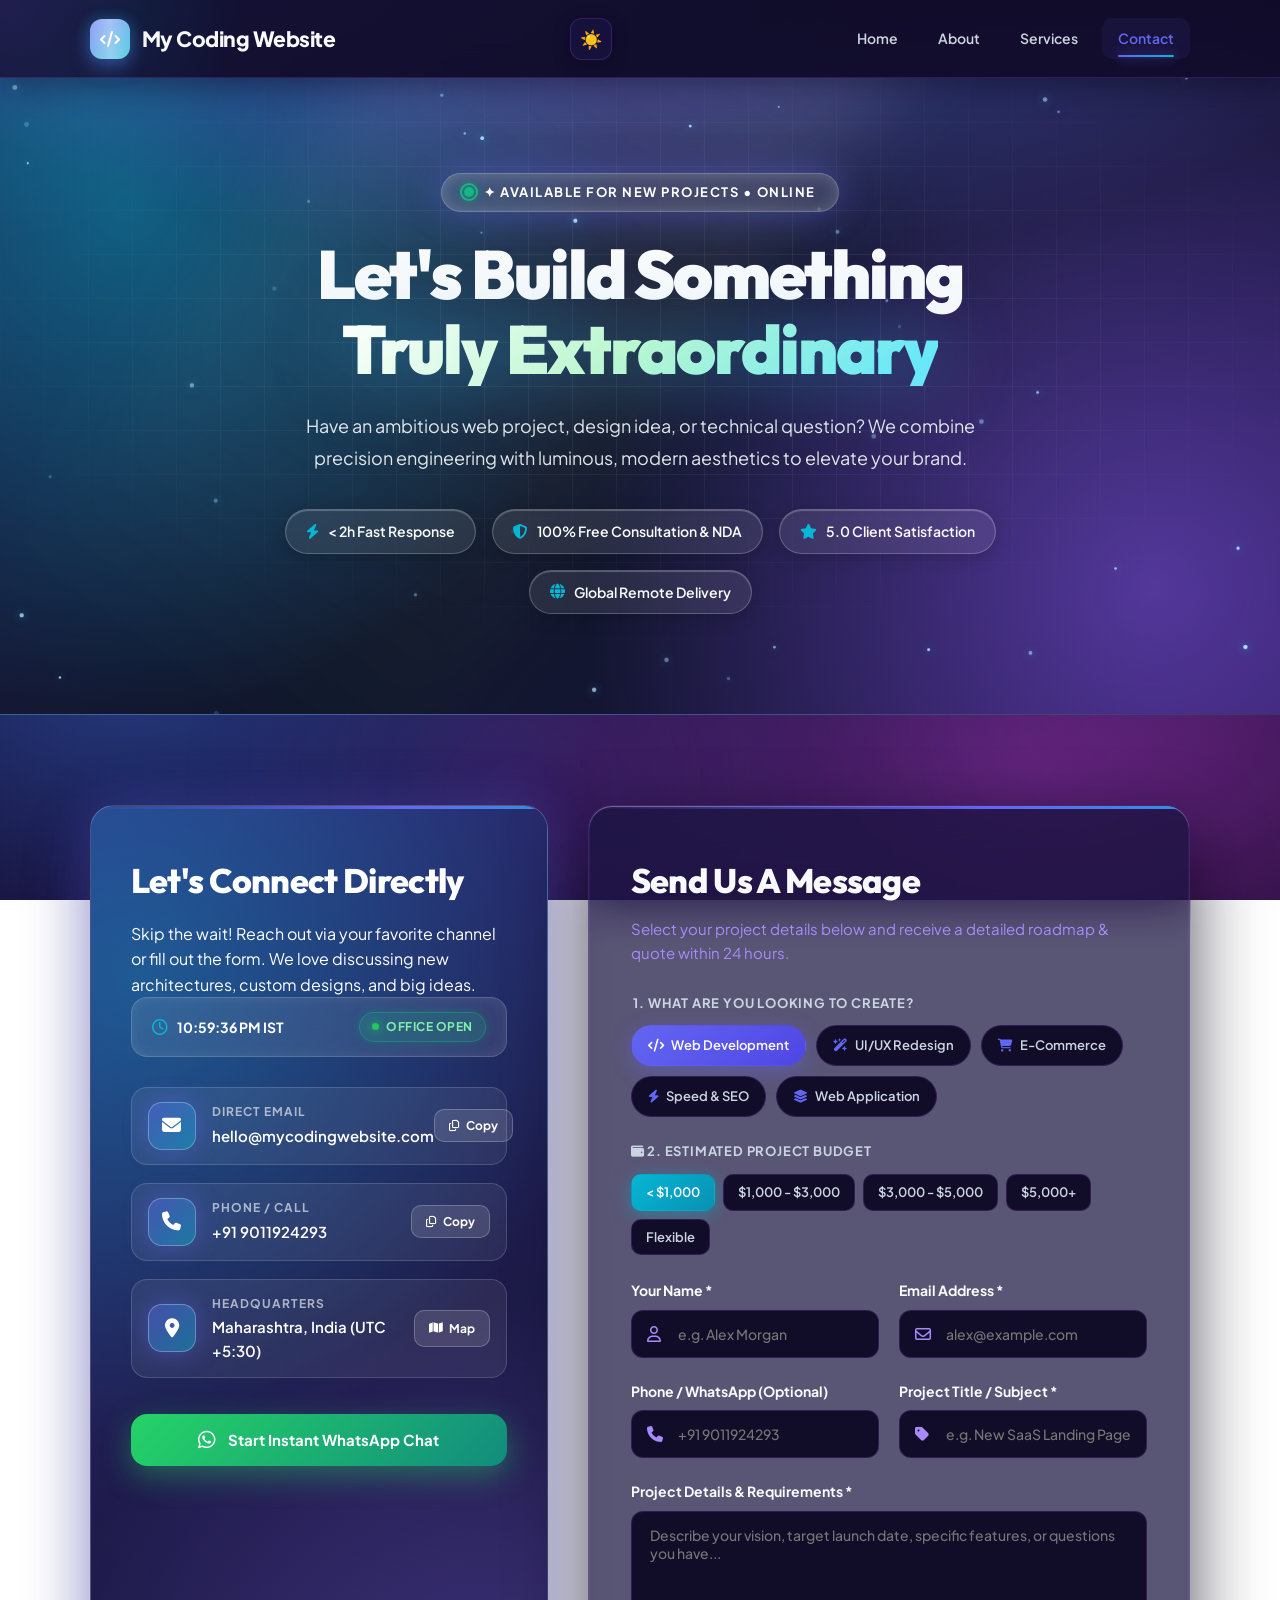
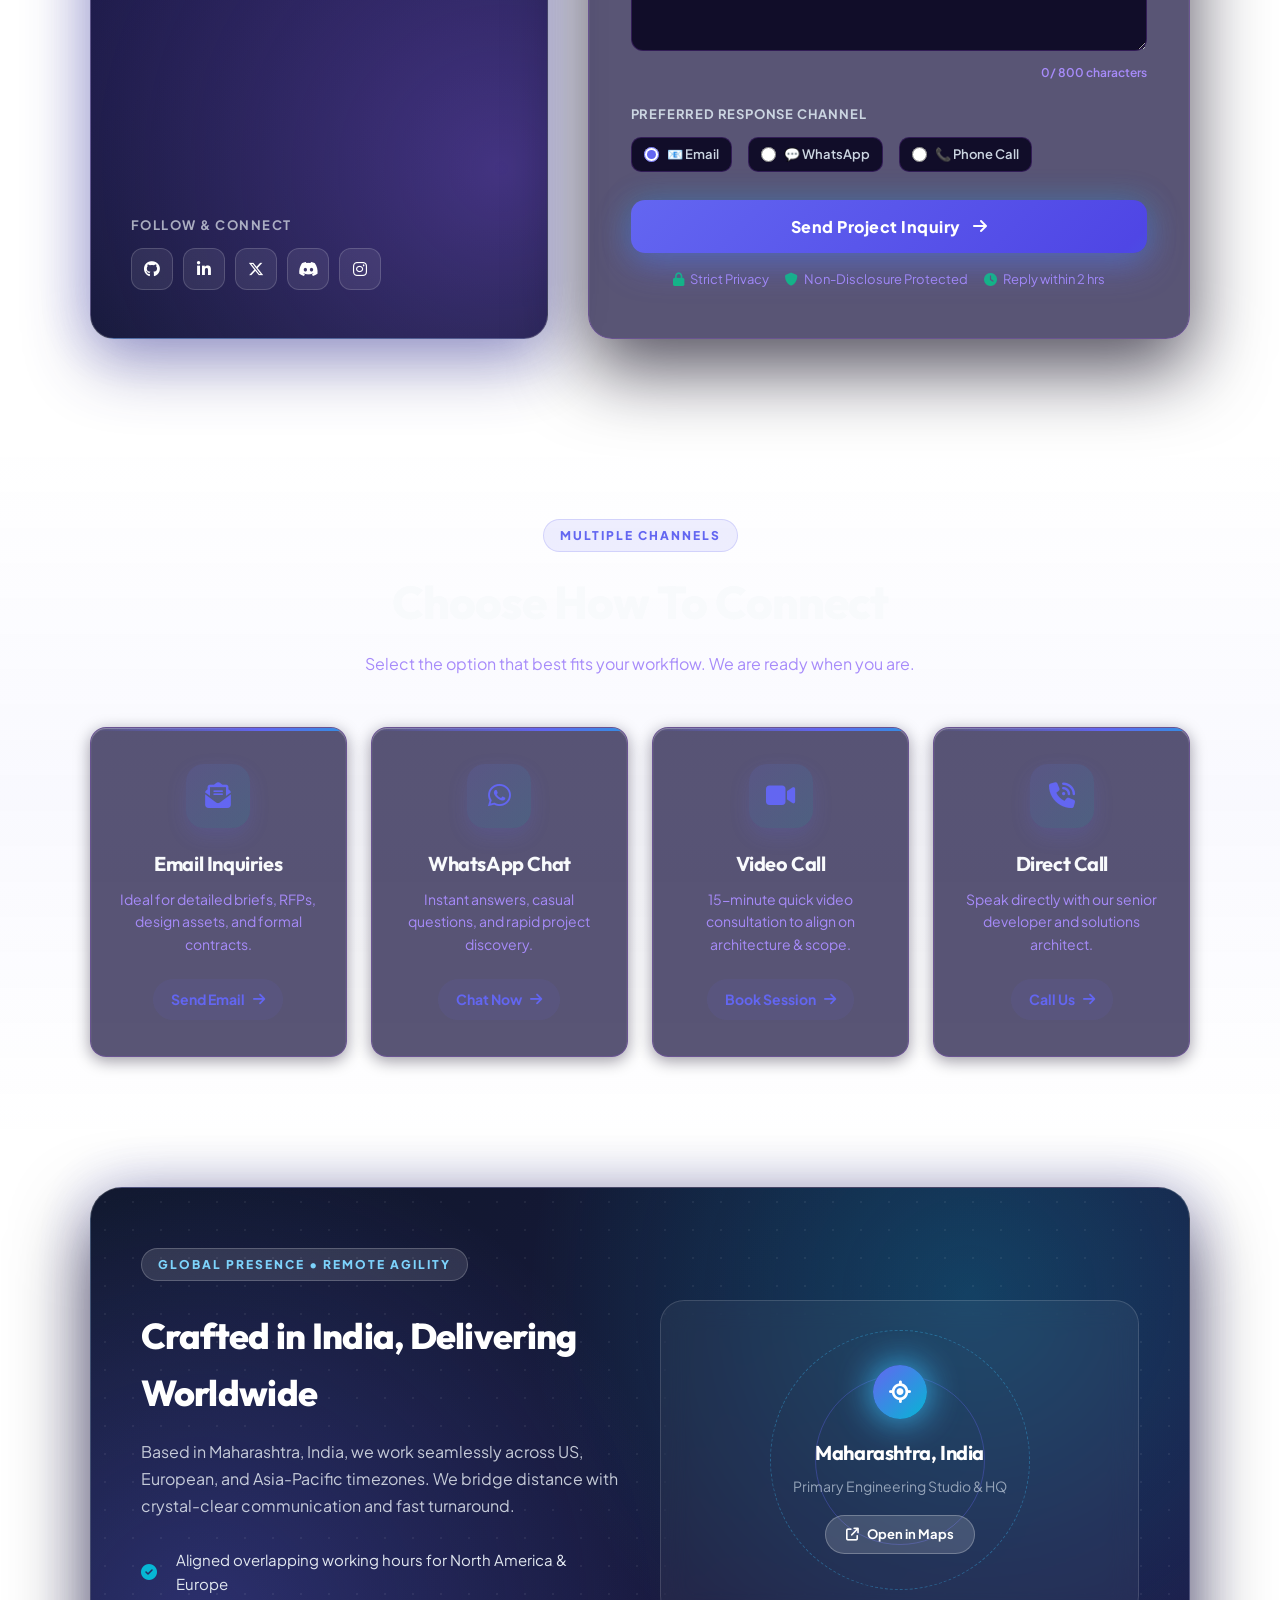
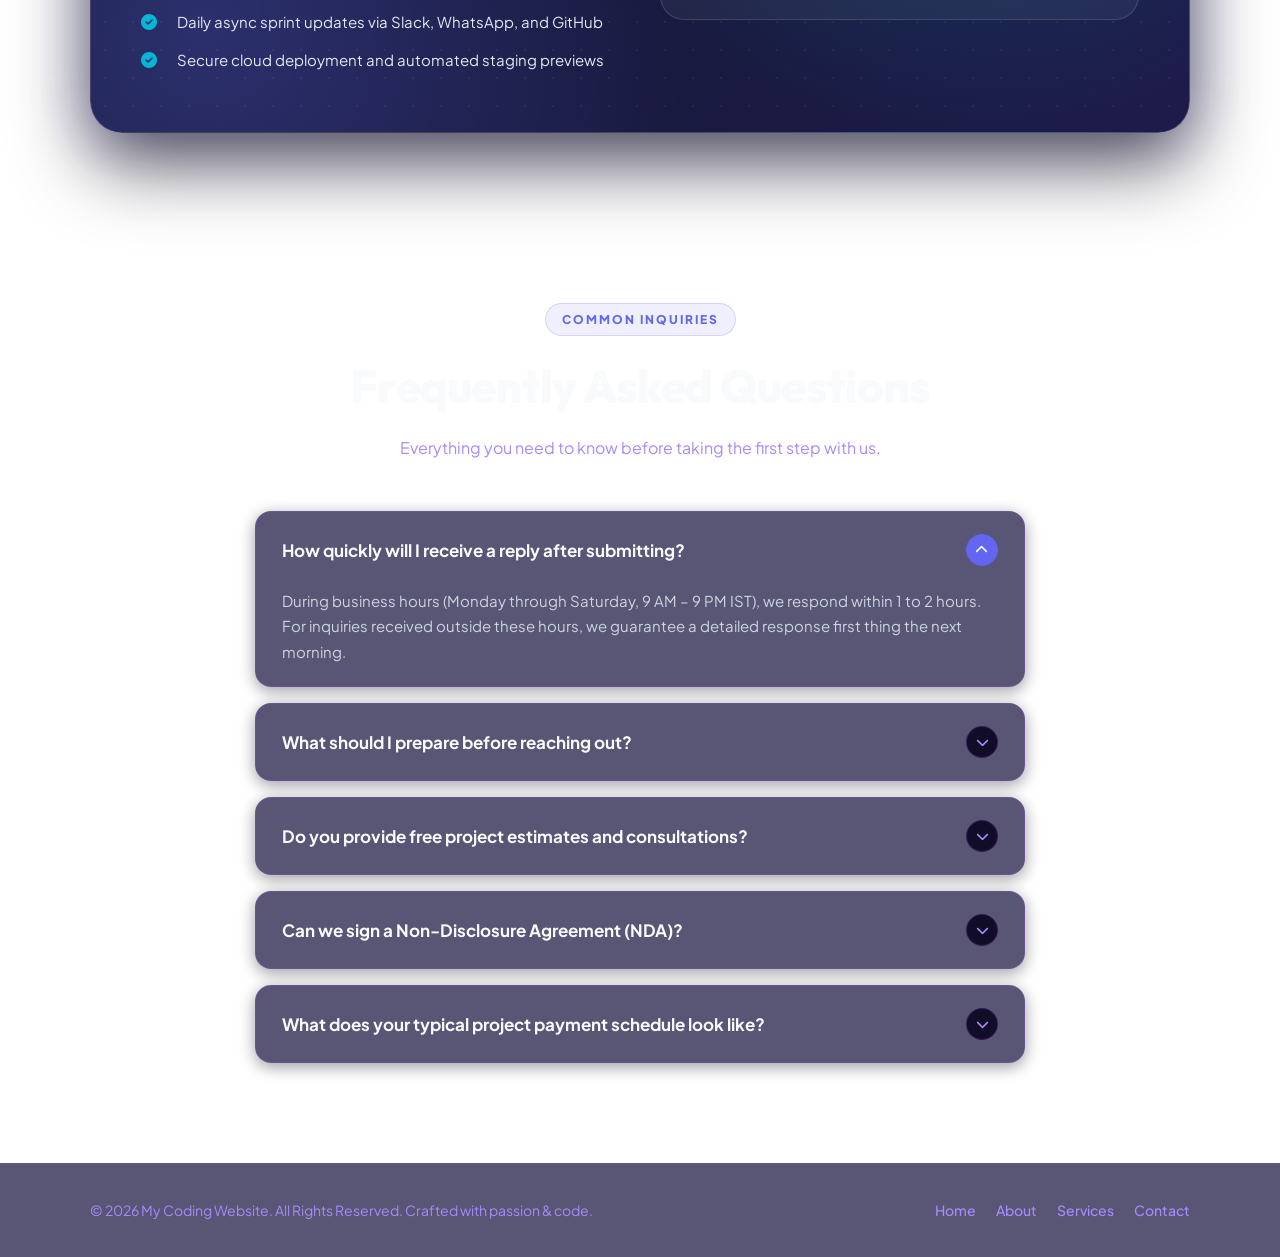
<file: contact.html>
<!DOCTYPE html>
<html lang="en">

<head>
    <meta charset="UTF-8">
    <meta name="viewport" content="width=device-width, initial-scale=1.0">
    <meta name="description"
        content="Contact My Coding Website - Let's build your next web project together. Fast response, free consultation, and world-class design.">
    <title>My Coding Website | Contact Us</title>

    <!-- Google Fonts -->
    <link rel="preconnect" href="https://fonts.googleapis.com">
    <link rel="preconnect" href="https://fonts.gstatic.com" crossorigin>
    <link
        href="https://fonts.googleapis.com/css2?family=Outfit:wght@400;500;600;700;800;900&family=Plus+Jakarta+Sans:wght@300;400;500;600;700;800&display=swap"
        rel="stylesheet">

    <!-- FontAwesome Icons -->
    <link rel="stylesheet" href="https://cdnjs.cloudflare.com/ajax/libs/font-awesome/6.5.2/css/all.min.css">

    <style>
        /* =====================================================
           DESIGN TOKENS & RESET
        ===================================================== */
        *,
        *::before,
        *::after {
            margin: 0;
            padding: 0;
            box-sizing: border-box;
        }

        :root {
            --primary: #6366f1;
            --primary-light: #818cf8;
            --primary-dark: #4338ca;
            --secondary: #06b6d4;
            --cyan: #38bdf8;
            --cyan-glow: rgba(56, 189, 248, 0.45);
            --purple: #8b5cf6;
            --purple-glow: rgba(139, 92, 246, 0.4);
            --emerald: #10b981;
            --emerald-glow: rgba(16, 185, 129, 0.4);

            /* Vibrant Twilight Aurora Mesh Base Palette */
            --bg: #110d29;
            --bg-card: rgba(26, 20, 64, 0.72);
            --bg-card-glass: rgba(28, 21, 70, 0.68);
            --border: rgba(168, 85, 247, 0.22);
            --border-highlight: rgba(192, 132, 252, 0.55);
            --text-main: #f8fafc;
            --text-secondary: #cbd5e1;
            --text-muted: #a78bfa;

            --shadow-sm: 0 4px 16px rgba(10, 6, 26, 0.4);
            --shadow-md: 0 14px 36px rgba(10, 6, 26, 0.55);
            --shadow-lg: 0 30px 75px rgba(10, 6, 26, 0.7);
            --shadow-glow: 0 0 50px rgba(168, 85, 247, 0.4);
            --shadow-cyan-glow: 0 0 40px rgba(99, 102, 241, 0.35);

            --radius-sm: 10px;
            --radius-md: 16px;
            --radius-lg: 24px;
            --radius-xl: 32px;
            --radius-full: 9999px;
            --transition: all 0.3s cubic-bezier(0.16, 1, 0.3, 1);
        }

        body.dark {
            --bg: #110d29;
            --bg-card: rgba(26, 20, 64, 0.72);
            --bg-card-glass: rgba(28, 21, 70, 0.68);
            --border: rgba(168, 85, 247, 0.22);
            --border-highlight: rgba(192, 132, 252, 0.55);
            --text-main: #f8fafc;
            --text-secondary: #cbd5e1;
            --text-muted: #a78bfa;
            --shadow-sm: 0 4px 16px rgba(10, 6, 26, 0.4);
            --shadow-md: 0 14px 36px rgba(10, 6, 26, 0.55);
            --shadow-lg: 0 30px 75px rgba(10, 6, 26, 0.7);
            --shadow-glow: 0 0 50px rgba(168, 85, 247, 0.4);
        }

        body.light-mode {
            --bg: #f5f3ff;
            --bg-card: #ffffff;
            --bg-card-glass: rgba(255, 255, 255, 0.9);
            --border: #e9d5ff;
            --border-highlight: rgba(168, 85, 247, 0.4);
            --text-main: #1e1b4b;
            --text-secondary: #4c1d95;
            --text-muted: #6b21a8;
            --shadow-sm: 0 4px 12px rgba(30, 27, 75, 0.06);
            --shadow-md: 0 12px 30px rgba(30, 27, 75, 0.1);
            --shadow-lg: 0 25px 60px rgba(30, 27, 75, 0.15);
            --shadow-glow: 0 0 40px rgba(168, 85, 247, 0.3);
            --shadow-cyan-glow: 0 0 35px rgba(99, 102, 241, 0.25);
        }

        html {
            scroll-behavior: smooth;
        }

        body {
            font-family: 'Plus Jakarta Sans', -apple-system, BlinkMacSystemFont, sans-serif;
            color: var(--text-main);
            background: 
                radial-gradient(ellipse 90% 60% at 20% -10%, rgba(99, 102, 241, 0.42), transparent 60%),
                radial-gradient(ellipse 80% 50% at 85% 25%, rgba(168, 85, 247, 0.38), transparent 55%),
                radial-gradient(ellipse 70% 60% at 10% 75%, rgba(59, 130, 246, 0.35), transparent 55%),
                radial-gradient(ellipse 80% 60% at 80% 85%, rgba(217, 70, 239, 0.32), transparent 60%),
                radial-gradient(circle at 50% 50%, rgba(30, 27, 75, 0.7), transparent 100%),
                linear-gradient(160deg, #0d0a21 0%, #15103a 45%, #1a0b2e 100%);
            background-attachment: fixed;
            line-height: 1.6;
            overflow-x: hidden;
            transition: background 0.4s ease, color 0.4s ease;
            position: relative;
        }

        body.light-mode {
            background: 
                radial-gradient(ellipse 80% 50% at 50% -10%, rgba(168, 85, 247, 0.16), transparent 70%),
                radial-gradient(ellipse 60% 40% at 100% 40%, rgba(99, 102, 241, 0.12), transparent 60%),
                radial-gradient(ellipse 60% 40% at 0% 80%, rgba(217, 70, 239, 0.12), transparent 60%),
                var(--bg);
            background-attachment: fixed;
        }

        h1,
        h2,
        h3,
        h4,
        h5,
        h6 {
            font-family: 'Outfit', sans-serif;
            color: var(--text-main);
            letter-spacing: -0.02em;
        }

        a {
            text-decoration: none;
            color: inherit;
        }

        button,
        input,
        textarea,
        select {
            font-family: inherit;
        }

        /* =====================================================
           DYNAMIC CURSOR GLOW SPOTLIGHT
        ===================================================== */
        .cursor-glow {
            position: fixed;
            top: 0;
            left: 0;
            width: 480px;
            height: 480px;
            border-radius: 50%;
            pointer-events: none;
            transform: translate(-50%, -50%);
            background: radial-gradient(circle, rgba(99, 102, 241, 0.16) 0%, rgba(6, 182, 212, 0.08) 40%, transparent 70%);
            z-index: 9999;
            transition: opacity 0.3s ease;
            mix-blend-mode: screen;
        }

        body.dark .cursor-glow {
            background: radial-gradient(circle, rgba(129, 140, 248, 0.22) 0%, rgba(56, 189, 248, 0.12) 40%, transparent 70%);
        }

        /* Ambient Background Mesh */
        .ambient-mesh {
            position: fixed;
            top: 0;
            left: 0;
            width: 100%;
            height: 100%;
            pointer-events: none;
            z-index: 0;
            overflow: hidden;
            opacity: 0.85;
            transition: opacity 0.5s ease;
        }

        .ambient-mesh .orb {
            position: absolute;
            border-radius: 50%;
            filter: blur(100px);
            opacity: 0.45;
            animation: orbFloat 22s infinite alternate ease-in-out;
        }

        .orb-1 {
            width: 580px;
            height: 580px;
            background: radial-gradient(circle, rgba(99, 102, 241, 0.6) 0%, rgba(99, 102, 241, 0) 70%);
            top: -150px;
            left: -150px;
            animation-duration: 25s;
        }

        .orb-2 {
            width: 620px;
            height: 620px;
            background: radial-gradient(circle, rgba(217, 70, 239, 0.5) 0%, rgba(217, 70, 239, 0) 70%);
            top: 40%;
            right: -200px;
            animation-duration: 20s;
            animation-delay: -5s;
        }

        .orb-3 {
            width: 520px;
            height: 520px;
            background: radial-gradient(circle, rgba(168, 85, 247, 0.55) 0%, rgba(168, 85, 247, 0) 70%);
            bottom: -150px;
            left: 20%;
            animation-duration: 28s;
            animation-delay: -10s;
        }

        @keyframes orbFloat {
            0% {
                transform: translate(0, 0) scale(1);
            }

            50% {
                transform: translate(60px, 40px) scale(1.08);
            }

            100% {
                transform: translate(-40px, 70px) scale(0.95);
            }
        }

        /* =====================================================
           HEADER & NAVIGATION
        ===================================================== */
        header {
            position: sticky;
            top: 0;
            z-index: 1000;
            min-height: 78px;
            padding: 0 7%;
            display: flex;
            align-items: center;
            justify-content: space-between;
            background: rgba(15, 11, 38, 0.82);
            backdrop-filter: blur(20px);
            -webkit-backdrop-filter: blur(20px);
            border-bottom: 1px solid rgba(168, 85, 247, 0.2);
            box-shadow: 0 8px 30px rgba(10, 6, 26, 0.45);
            transition: var(--transition);
        }

        body.light-mode header {
            background: rgba(245, 243, 255, 0.88);
            border-color: rgba(233, 213, 255, 0.8);
        }

        .logo {
            display: flex;
            align-items: center;
            gap: 12px;
            color: var(--text-main);
            font-size: 21px;
            font-weight: 800;
            letter-spacing: -0.5px;
            text-decoration: none;
            transition: transform 0.3s ease;
        }

        .logo:hover {
            transform: scale(1.02);
        }

        .logo-icon-box {
            position: relative;
            width: 40px;
            height: 40px;
            display: flex;
            align-items: center;
            justify-content: center;
            border-radius: 12px;
            color: white;
            background: linear-gradient(135deg, var(--primary), var(--secondary));
            box-shadow: 0 8px 20px rgba(99, 102, 241, 0.4), 0 0 15px rgba(6, 182, 212, 0.3);
            font-size: 16px;
            overflow: hidden;
        }

        .logo-icon-box::after {
            content: '';
            position: absolute;
            top: -50%;
            left: -50%;
            width: 200%;
            height: 200%;
            background: linear-gradient(45deg,
                    transparent,
                    rgba(255, 255, 255, 0.5),
                    transparent);
            transform: rotate(45deg);
            animation: logoShine 3.5s infinite ease-in-out;
        }

        @keyframes logoShine {
            0%,
            75% {
                transform: translateX(-150%) rotate(45deg);
            }

            100% {
                transform: translateX(150%) rotate(45deg);
            }
        }

        nav {
            display: flex;
            align-items: center;
            gap: 8px;
        }

        nav a {
            position: relative;
            padding: 9px 16px;
            color: var(--text-secondary);
            font-size: 14px;
            font-weight: 600;
            border-radius: var(--radius-sm);
            transition: var(--transition);
        }

        nav a:hover,
        nav a.active {
            color: var(--primary);
            background: rgba(99, 102, 241, 0.08);
        }

        body.dark nav a:hover,
        body.dark nav a.active {
            color: var(--primary-light);
            background: rgba(99, 102, 241, 0.16);
        }

        nav a.active::after {
            content: "";
            position: absolute;
            left: 16px;
            right: 16px;
            bottom: 2px;
            height: 2px;
            border-radius: var(--radius-full);
            background: linear-gradient(90deg, var(--primary), var(--secondary));
            box-shadow: 0 0 12px rgba(99, 102, 241, 0.8);
        }

        .mode-btn {
            width: 42px;
            height: 42px;
            border: 1px solid var(--border);
            border-radius: 12px;
            cursor: pointer;
            background: var(--bg-card);
            color: var(--text-main);
            display: flex;
            align-items: center;
            justify-content: center;
            font-size: 18px;
            transition: var(--transition);
            margin-left: 6px;
            box-shadow: var(--shadow-sm);
        }

        .mode-btn:hover {
            transform: translateY(-2px) rotate(15deg);
            border-color: var(--primary);
            box-shadow: 0 0 20px rgba(99, 102, 241, 0.4);
        }

        /* =====================================================
           SHINE HERO SECTION WITH SPARKLE CANVAS
        ===================================================== */
        .page-hero {
            position: relative;
            padding: 95px 7% 100px;
            text-align: center;
            color: white;
            overflow: hidden;
            z-index: 1;
            background:
                radial-gradient(ellipse 90% 70% at 50% -20%, rgba(99, 102, 241, 0.65), transparent 70%),
                radial-gradient(circle at 10% 20%, rgba(6, 182, 212, 0.45), transparent 40%),
                radial-gradient(circle at 90% 80%, rgba(139, 92, 246, 0.5), transparent 45%),
                linear-gradient(135deg, #1e1b4b 0%, #0f172a 50%, #1e1145 100%);
            border-bottom: 1px solid rgba(255, 255, 255, 0.12);
        }

        .shine-stars-canvas {
            position: absolute;
            inset: 0;
            width: 100%;
            height: 100%;
            pointer-events: none;
            z-index: 1;
        }

        .hero-grid-pattern {
            position: absolute;
            inset: 0;
            background-image:
                linear-gradient(to right, rgba(255, 255, 255, 0.06) 1px, transparent 1px),
                linear-gradient(to bottom, rgba(255, 255, 255, 0.06) 1px, transparent 1px);
            background-size: 44px 44px;
            mask-image: radial-gradient(ellipse 70% 65% at 50% 40%, black 30%, transparent 80%);
            -webkit-mask-image: radial-gradient(ellipse 70% 65% at 50% 40%, black 30%, transparent 80%);
            pointer-events: none;
        }

        .hero-beam {
            position: absolute;
            width: 450px;
            height: 1000px;
            background: linear-gradient(180deg, rgba(255, 255, 255, 0.12), transparent);
            transform: rotate(35deg);
            top: -300px;
            left: 20%;
            pointer-events: none;
            filter: blur(35px);
            animation: beamSway 14s ease-in-out infinite alternate;
        }

        @keyframes beamSway {
            0% {
                transform: rotate(30deg) translateX(-50px);
                opacity: 0.45;
            }

            100% {
                transform: rotate(40deg) translateX(50px);
                opacity: 0.85;
            }
        }

        .page-hero-content {
            position: relative;
            z-index: 2;
            max-width: 900px;
            margin: 0 auto;
        }

        .status-badge {
            display: inline-flex;
            align-items: center;
            gap: 10px;
            padding: 8px 22px;
            border-radius: var(--radius-full);
            background: rgba(255, 255, 255, 0.1);
            border: 1px solid rgba(255, 255, 255, 0.25);
            backdrop-filter: blur(14px);
            -webkit-backdrop-filter: blur(14px);
            font-size: 13px;
            font-weight: 700;
            letter-spacing: 1.5px;
            text-transform: uppercase;
            color: #ffffff;
            margin-bottom: 25px;
            box-shadow: 0 0 35px rgba(99, 102, 241, 0.4), inset 0 0 15px rgba(255, 255, 255, 0.2);
            position: relative;
            overflow: hidden;
        }

        .status-badge::before {
            content: '';
            position: absolute;
            top: 0;
            left: -100%;
            width: 100%;
            height: 100%;
            background: linear-gradient(90deg, transparent, rgba(255, 255, 255, 0.5), transparent);
            animation: badgeShine 3s infinite ease-in-out;
        }

        @keyframes badgeShine {

            0%,
            65% {
                left: -100%;
            }

            100% {
                left: 100%;
            }
        }

        .status-radar {
            position: relative;
            width: 10px;
            height: 10px;
            border-radius: 50%;
            background: #10b981;
            box-shadow: 0 0 12px #10b981;
        }

        .status-radar::after {
            content: "";
            position: absolute;
            inset: -4px;
            border-radius: 50%;
            border: 2px solid #10b981;
            animation: radarPulse 1.8s cubic-bezier(0.24, 0, 0.38, 1) infinite;
        }

        @keyframes radarPulse {
            0% {
                transform: scale(0.6);
                opacity: 1;
            }

            100% {
                transform: scale(2.4);
                opacity: 0;
            }
        }

        .page-hero h1 {
            font-size: clamp(38px, 6vw, 68px);
            line-height: 1.1;
            font-weight: 900;
            margin-bottom: 24px;
            letter-spacing: -0.03em;
        }

        .shine-text {
            background: linear-gradient(135deg, #ffffff 0%, #bbf7d0 25%, #67e8f9 50%, #c4b5fd 75%, #ffffff 100%);
            background-size: 200% auto;
            -webkit-background-clip: text;
            background-clip: text;
            -webkit-text-fill-color: transparent;
            animation: textShimmer 5s linear infinite;
            display: inline-block;
            filter: drop-shadow(0 0 35px rgba(56, 189, 248, 0.5));
        }

        @keyframes textShimmer {
            0% {
                background-position: 0% center;
            }

            100% {
                background-position: 200% center;
            }
        }

        .page-hero p {
            max-width: 680px;
            margin: 0 auto 36px;
            color: rgba(241, 245, 249, 0.92);
            font-size: 18px;
            line-height: 1.75;
            font-weight: 400;
        }

        /* Hero Trust Badges */
        .hero-stats-row {
            display: flex;
            align-items: center;
            justify-content: center;
            flex-wrap: wrap;
            gap: 16px;
            margin-top: 10px;
        }

        .hero-stat-pill {
            display: inline-flex;
            align-items: center;
            gap: 9px;
            padding: 10px 20px;
            background: rgba(255, 255, 255, 0.09);
            border: 1px solid rgba(255, 255, 255, 0.22);
            border-radius: var(--radius-full);
            backdrop-filter: blur(14px);
            -webkit-backdrop-filter: blur(14px);
            font-size: 14px;
            font-weight: 600;
            color: #f8fafc;
            box-shadow: 0 4px 18px rgba(0, 0, 0, 0.18), inset 0 1px 1px rgba(255, 255, 255, 0.25);
            transition: var(--transition);
        }

        .hero-stat-pill i {
            color: var(--secondary);
            font-size: 15px;
        }

        .hero-stat-pill:hover {
            transform: translateY(-3px);
            background: rgba(255, 255, 255, 0.18);
            border-color: rgba(255, 255, 255, 0.45);
            box-shadow: 0 8px 30px rgba(6, 182, 212, 0.35);
        }

        /* =====================================================
           MAIN INTERACTIVE CONTACT SECTION
        ===================================================== */
        .contact-section {
            position: relative;
            padding: 90px 7% 100px;
            z-index: 2;
        }

        .contact-container {
            max-width: 1240px;
            margin: 0 auto;
            display: grid;
            grid-template-columns: 0.95fr 1.25fr;
            gap: 40px;
            align-items: stretch;
        }

        /* SHINE CARD BASE (Glassmorphism + Specular Light Streak Hover) */
        .shine-card {
            position: relative;
            border-radius: var(--radius-lg);
            background: var(--bg-card-glass);
            backdrop-filter: blur(24px);
            -webkit-backdrop-filter: blur(24px);
            border: 1px solid var(--border);
            box-shadow: var(--shadow-md), inset 0 1px 1px rgba(255, 255, 255, 0.4);
            overflow: hidden;
            transition: transform 0.35s ease, box-shadow 0.35s ease, border-color 0.35s ease;
        }

        body.dark .shine-card {
            box-shadow: var(--shadow-md), inset 0 1px 1px rgba(255, 255, 255, 0.2);
        }

        /* Continuous Border Beam */
        .shine-card::before {
            content: '';
            position: absolute;
            top: 0;
            left: 0;
            right: 0;
            height: 3px;
            background: linear-gradient(90deg, transparent, var(--primary), var(--secondary), transparent);
            background-size: 200% 100%;
            animation: borderBeam 3.5s linear infinite;
        }

        @keyframes borderBeam {
            0% {
                background-position: -200% 0;
            }

            100% {
                background-position: 200% 0;
            }
        }

        /* Hover Specular Light Streak Across Entire Card */
        .shine-card::after {
            content: '';
            position: absolute;
            top: -50%;
            left: -130%;
            width: 60%;
            height: 200%;
            background: linear-gradient(90deg, transparent, rgba(255, 255, 255, 0.25), rgba(255, 255, 255, 0.55), rgba(255, 255, 255, 0.25), transparent);
            transform: rotate(25deg);
            pointer-events: none;
            z-index: 10;
        }

        .shine-card:hover {
            border-color: var(--border-highlight);
            box-shadow: var(--shadow-lg), var(--shadow-glow);
            transform: translateY(-4px);
        }

        .shine-card:hover::after {
            left: 150%;
            transition: left 0.85s cubic-bezier(0.16, 1, 0.3, 1);
        }

        /* =====================================================
           LEFT COLUMN: HOLOGRAPHIC CONTACT HUB
        ===================================================== */
        .contact-info-card {
            padding: 48px 40px;
            color: #ffffff;
            background:
                radial-gradient(circle at 10% 15%, rgba(6, 182, 212, 0.35), transparent 45%),
                radial-gradient(circle at 90% 85%, rgba(139, 92, 246, 0.4), transparent 45%),
                linear-gradient(145deg, #312e81 0%, #1e1b4b 50%, #0f172a 100%);
            border: 1px solid rgba(255, 255, 255, 0.2);
            box-shadow: 0 25px 65px rgba(49, 46, 129, 0.45), 0 0 55px rgba(99, 102, 241, 0.25);
            display: flex;
            flex-direction: column;
            justify-content: space-between;
        }

        .contact-info-card h2 {
            color: #ffffff;
            font-size: 34px;
            font-weight: 800;
            margin-bottom: 12px;
            letter-spacing: -0.02em;
        }

        .contact-info-card>p {
            color: rgba(226, 232, 240, 0.88);
            font-size: 15px;
            line-height: 1.7;
            margin-bottom: 34px;
        }

        /* Live Clock & Office Status Widget */
        .live-status-bar {
            display: flex;
            align-items: center;
            justify-content: space-between;
            background: rgba(255, 255, 255, 0.09);
            border: 1px solid rgba(255, 255, 255, 0.18);
            backdrop-filter: blur(16px);
            padding: 14px 20px;
            border-radius: var(--radius-md);
            margin-bottom: 30px;
            box-shadow: inset 0 0 15px rgba(255, 255, 255, 0.08);
        }

        .clock-container {
            display: flex;
            align-items: center;
            gap: 9px;
            font-size: 14px;
            font-weight: 700;
            color: #ffffff;
        }

        .clock-container i {
            color: var(--secondary);
            font-size: 16px;
        }

        .active-indicator {
            display: inline-flex;
            align-items: center;
            gap: 7px;
            font-size: 12px;
            font-weight: 700;
            color: #86efac;
            text-transform: uppercase;
            letter-spacing: 0.5px;
            background: rgba(16, 185, 129, 0.2);
            padding: 4px 12px;
            border-radius: var(--radius-full);
            border: 1px solid rgba(16, 185, 129, 0.4);
            box-shadow: 0 0 12px rgba(16, 185, 129, 0.25);
        }

        .active-indicator .dot {
            width: 7px;
            height: 7px;
            border-radius: 50%;
            background: #22c55e;
            box-shadow: 0 0 10px #22c55e;
            animation: radarPulse 2s infinite;
        }

        /* Interactive Info Items with Copy Actions */
        .info-list {
            display: flex;
            flex-direction: column;
            gap: 18px;
            margin-bottom: 36px;
        }

        .info-card-item {
            display: flex;
            align-items: center;
            justify-content: space-between;
            padding: 14px 16px;
            background: rgba(255, 255, 255, 0.07);
            border: 1px solid rgba(255, 255, 255, 0.15);
            border-radius: var(--radius-md);
            transition: var(--transition);
        }

        .info-card-item:hover {
            background: rgba(255, 255, 255, 0.14);
            border-color: rgba(255, 255, 255, 0.35);
            transform: translateX(4px);
            box-shadow: 0 8px 25px rgba(0, 0, 0, 0.25);
        }

        .info-card-left {
            display: flex;
            align-items: center;
            gap: 16px;
        }

        .info-icon-glow {
            width: 48px;
            height: 48px;
            border-radius: 14px;
            background: linear-gradient(135deg, rgba(99, 102, 241, 0.45), rgba(6, 182, 212, 0.45));
            border: 1px solid rgba(255, 255, 255, 0.28);
            display: flex;
            align-items: center;
            justify-content: center;
            font-size: 19px;
            color: #ffffff;
            box-shadow: 0 0 25px rgba(99, 102, 241, 0.45);
            flex-shrink: 0;
            transition: transform 0.3s ease;
        }

        .info-card-item:hover .info-icon-glow {
            transform: rotate(8deg) scale(1.08);
            background: linear-gradient(135deg, var(--primary), var(--secondary));
            box-shadow: 0 0 35px rgba(6, 182, 212, 0.6);
        }

        .info-text-group h3 {
            color: rgba(226, 232, 240, 0.7);
            font-size: 12px;
            text-transform: uppercase;
            letter-spacing: 1px;
            font-weight: 700;
            margin-bottom: 2px;
            font-family: 'Plus Jakarta Sans', sans-serif;
        }

        .info-text-group p,
        .info-text-group a {
            color: #ffffff;
            font-size: 15px;
            font-weight: 600;
            text-decoration: none;
            transition: color 0.2s ease;
        }

        .info-text-group a:hover {
            color: var(--cyan);
        }

        .copy-btn {
            background: rgba(255, 255, 255, 0.12);
            border: 1px solid rgba(255, 255, 255, 0.22);
            color: #ffffff;
            padding: 8px 14px;
            border-radius: var(--radius-sm);
            font-size: 12px;
            font-weight: 700;
            cursor: pointer;
            display: inline-flex;
            align-items: center;
            gap: 6px;
            transition: var(--transition);
        }

        .copy-btn:hover {
            background: rgba(255, 255, 255, 0.28);
            border-color: #ffffff;
            box-shadow: 0 0 20px rgba(255, 255, 255, 0.4);
            transform: scale(1.05);
        }

        /* Direct WhatsApp Pill */
        .whatsapp-cta {
            display: flex;
            align-items: center;
            justify-content: center;
            gap: 12px;
            padding: 14px 20px;
            border-radius: var(--radius-md);
            background: linear-gradient(135deg, #25d366, #128c7e);
            color: white;
            font-weight: 700;
            font-size: 15px;
            box-shadow: 0 10px 30px rgba(37, 211, 102, 0.4);
            transition: var(--transition);
            margin-bottom: 28px;
            position: relative;
            overflow: hidden;
        }

        .whatsapp-cta::before {
            content: '';
            position: absolute;
            top: 0;
            left: -100%;
            width: 100%;
            height: 100%;
            background: linear-gradient(90deg, transparent, rgba(255, 255, 255, 0.4), transparent);
            animation: badgeShine 3s infinite ease-in-out;
        }

        .whatsapp-cta:hover {
            transform: translateY(-3px);
            box-shadow: 0 15px 45px rgba(37, 211, 102, 0.55);
            color: white;
        }

        /* Social Links */
        .social-block-title {
            font-size: 13px;
            text-transform: uppercase;
            letter-spacing: 1.5px;
            font-weight: 700;
            color: rgba(226, 232, 240, 0.7);
            margin-bottom: 12px;
        }

        .social-pill-row {
            display: flex;
            align-items: center;
            gap: 10px;
            flex-wrap: wrap;
        }

        .social-pill {
            width: 42px;
            height: 42px;
            border-radius: 12px;
            background: rgba(255, 255, 255, 0.08);
            border: 1px solid rgba(255, 255, 255, 0.16);
            display: flex;
            align-items: center;
            justify-content: center;
            color: #ffffff;
            font-size: 16px;
            transition: var(--transition);
        }

        .social-pill:hover {
            background: linear-gradient(135deg, var(--primary), var(--secondary));
            border-color: rgba(255, 255, 255, 0.4);
            transform: translateY(-4px) scale(1.1);
            box-shadow: 0 8px 25px rgba(99, 102, 241, 0.45);
        }

        /* =====================================================
           RIGHT COLUMN: ULTRA-SHINY CONTACT FORM
        ===================================================== */
        .contact-form-card {
            padding: 48px 42px;
            background: var(--bg-card);
            border-radius: var(--radius-lg);
            border: 1px solid var(--border);
            box-shadow: var(--shadow-lg), inset 0 1px 1px rgba(255, 255, 255, 0.4);
            position: relative;
        }

        body.dark .contact-form-card {
            background: rgba(17, 24, 39, 0.88);
            border-color: rgba(30, 41, 59, 0.9);
            box-shadow: var(--shadow-lg), inset 0 1px 1px rgba(255, 255, 255, 0.15);
        }

        .form-header {
            margin-bottom: 28px;
        }

        .form-header h2 {
            font-size: 34px;
            font-weight: 800;
            margin-bottom: 8px;
            color: var(--text-main);
        }

        .form-header p {
            color: var(--text-muted);
            font-size: 15px;
        }

        /* Project Interest Chips */
        .field-group-label {
            display: block;
            font-size: 13px;
            font-weight: 700;
            color: var(--text-secondary);
            text-transform: uppercase;
            letter-spacing: 0.8px;
            margin-bottom: 12px;
        }

        .chip-selector-group {
            display: flex;
            flex-wrap: wrap;
            gap: 10px;
            margin-bottom: 24px;
        }

        .service-chip {
            padding: 9px 16px;
            border-radius: var(--radius-full);
            background: var(--bg);
            border: 1.5px solid var(--border);
            color: var(--text-secondary);
            font-size: 13px;
            font-weight: 600;
            cursor: pointer;
            transition: var(--transition);
            display: inline-flex;
            align-items: center;
            gap: 7px;
            user-select: none;
        }

        .service-chip i {
            font-size: 13px;
            color: var(--primary);
            transition: color 0.2s ease;
        }

        .service-chip:hover {
            border-color: var(--primary);
            color: var(--primary);
            transform: translateY(-2px);
            box-shadow: 0 4px 15px rgba(99, 102, 241, 0.2);
        }

        .service-chip.active {
            background: linear-gradient(135deg, var(--primary), #4f46e5);
            border-color: transparent;
            color: #ffffff;
            box-shadow: 0 6px 20px rgba(99, 102, 241, 0.4);
        }

        .service-chip.active i {
            color: #ffffff;
        }

        /* Budget Chips */
        .budget-selector-group {
            display: flex;
            flex-wrap: wrap;
            gap: 8px;
            margin-bottom: 24px;
        }

        .budget-chip {
            padding: 7px 14px;
            border-radius: var(--radius-sm);
            background: var(--bg);
            border: 1.5px solid var(--border);
            color: var(--text-secondary);
            font-size: 13px;
            font-weight: 600;
            cursor: pointer;
            transition: var(--transition);
            user-select: none;
        }

        .budget-chip:hover {
            border-color: var(--secondary);
            color: var(--secondary);
        }

        .budget-chip.active {
            background: linear-gradient(135deg, var(--secondary), #0891b2);
            border-color: transparent;
            color: #ffffff;
            box-shadow: 0 4px 18px rgba(6, 182, 212, 0.4);
        }

        /* Form Inputs */
        .form-row {
            display: grid;
            grid-template-columns: 1fr 1fr;
            gap: 20px;
        }

        .input-wrapper {
            margin-bottom: 22px;
            position: relative;
        }

        .input-label {
            display: block;
            margin-bottom: 8px;
            font-size: 14px;
            font-weight: 700;
            color: var(--text-main);
        }

        .input-icon-box {
            position: relative;
            display: flex;
            align-items: center;
        }

        .input-icon {
            position: absolute;
            left: 16px;
            color: var(--text-muted);
            font-size: 16px;
            pointer-events: none;
            transition: color 0.3s ease;
        }

        .form-input {
            width: 100%;
            padding: 14px 16px 14px 46px;
            border-radius: 12px;
            border: 1.5px solid var(--border);
            background: var(--bg);
            color: var(--text-main);
            font-size: 14px;
            font-weight: 500;
            outline: none;
            transition: var(--transition);
        }

        body.dark .form-input {
            background: rgba(15, 23, 42, 0.6);
            border-color: #334155;
            color: #ffffff;
        }

        .form-input:focus {
            border-color: var(--primary);
            background: var(--bg-card);
            box-shadow: 0 0 0 4px rgba(99, 102, 241, 0.18), 0 0 25px rgba(99, 102, 241, 0.15);
        }

        .input-wrapper:focus-within .input-icon {
            color: var(--primary);
        }

        textarea.form-input {
            padding-left: 18px;
            min-height: 140px;
            resize: vertical;
        }

        .char-counter {
            display: flex;
            justify-content: flex-end;
            font-size: 12px;
            color: var(--text-muted);
            margin-top: 6px;
            font-weight: 600;
        }

        /* Preferred Communication Options */
        .radio-options-row {
            display: flex;
            align-items: center;
            gap: 16px;
            margin-bottom: 28px;
            flex-wrap: wrap;
        }

        .radio-label-pill {
            display: inline-flex;
            align-items: center;
            gap: 8px;
            cursor: pointer;
            font-size: 13px;
            font-weight: 600;
            color: var(--text-secondary);
            padding: 6px 12px;
            border-radius: var(--radius-sm);
            background: var(--bg);
            border: 1px solid var(--border);
            transition: var(--transition);
        }

        .radio-label-pill input[type="radio"] {
            accent-color: var(--primary);
            width: 15px;
            height: 15px;
        }

        .radio-label-pill:hover {
            border-color: var(--primary);
        }

        /* SHINE SUBMIT BUTTON */
        .shine-submit-btn {
            position: relative;
            width: 100%;
            padding: 16px 28px;
            border-radius: 14px;
            border: none;
            outline: none;
            background: linear-gradient(135deg, #6366f1 0%, #4f46e5 50%, #06b6d4 100%);
            background-size: 200% auto;
            color: #ffffff;
            font-size: 16px;
            font-weight: 800;
            letter-spacing: 0.5px;
            cursor: pointer;
            display: flex;
            align-items: center;
            justify-content: center;
            gap: 12px;
            box-shadow: 0 12px 35px rgba(99, 102, 241, 0.45), 0 0 30px rgba(6, 182, 212, 0.25);
            transition: var(--transition);
            overflow: hidden;
        }

        .shine-submit-btn::before {
            content: '';
            position: absolute;
            top: -50%;
            left: -60%;
            width: 50%;
            height: 200%;
            background: linear-gradient(90deg,
                    transparent,
                    rgba(255, 255, 255, 0.65),
                    transparent);
            transform: rotate(30deg);
            animation: btnRaySweep 4s infinite cubic-bezier(0.4, 0, 0.2, 1);
        }

        @keyframes btnRaySweep {

            0%,
            60% {
                left: -60%;
            }

            100% {
                left: 160%;
            }
        }

        .shine-submit-btn:hover {
            transform: translateY(-3px) scale(1.01);
            box-shadow: 0 20px 45px rgba(99, 102, 241, 0.6), 0 0 40px rgba(6, 182, 212, 0.45);
            background-position: 100% center;
        }

        .shine-submit-btn:active {
            transform: translateY(0) scale(0.99);
        }

        .shine-submit-btn i {
            transition: transform 0.3s ease;
        }

        .shine-submit-btn:hover i {
            transform: translateX(6px);
        }

        .form-guarantee {
            display: flex;
            align-items: center;
            justify-content: center;
            gap: 16px;
            margin-top: 16px;
            font-size: 13px;
            color: var(--text-muted);
            text-align: center;
        }

        .form-guarantee span {
            display: inline-flex;
            align-items: center;
            gap: 6px;
        }

        .form-guarantee i {
            color: var(--emerald);
        }

        /* =====================================================
           CHOOSE HOW TO CONNECT (CARDS SECTION)
        ===================================================== */
        .quick-contact-section {
            padding: 80px 7% 90px;
            background: linear-gradient(180deg, transparent, rgba(99, 102, 241, 0.04), transparent);
            position: relative;
            z-index: 1;
        }

        .section-header-center {
            text-align: center;
            max-width: 680px;
            margin: 0 auto 50px;
        }

        .section-tag {
            display: inline-block;
            font-size: 12px;
            font-weight: 800;
            text-transform: uppercase;
            letter-spacing: 2px;
            color: var(--primary);
            background: rgba(99, 102, 241, 0.1);
            padding: 6px 16px;
            border-radius: var(--radius-full);
            margin-bottom: 14px;
            border: 1px solid rgba(99, 102, 241, 0.2);
        }

        .section-header-center h2 {
            font-size: clamp(30px, 4.5vw, 46px);
            font-weight: 800;
            margin-bottom: 12px;
        }

        .section-header-center p {
            color: var(--text-muted);
            font-size: 16px;
        }

        .quick-connect-grid {
            max-width: 1200px;
            margin: 0 auto;
            display: grid;
            grid-template-columns: repeat(4, 1fr);
            gap: 24px;
        }

        .quick-card {
            padding: 36px 26px;
            border-radius: var(--radius-md);
            background: var(--bg-card);
            border: 1px solid var(--border);
            box-shadow: var(--shadow-sm), inset 0 1px 1px rgba(255, 255, 255, 0.35);
            text-align: center;
            display: flex;
            flex-direction: column;
            align-items: center;
            justify-content: space-between;
            position: relative;
            overflow: hidden;
            transition: var(--transition);
        }

        body.dark .quick-card {
            background: rgba(17, 24, 39, 0.7);
            border-color: #1e293b;
        }

        .quick-card::before {
            content: '';
            position: absolute;
            top: 0;
            left: 0;
            right: 0;
            height: 3px;
            background: linear-gradient(90deg, transparent, var(--primary), var(--secondary), transparent);
            background-size: 200% 100%;
            animation: borderBeam 3.5s linear infinite;
        }

        .quick-card::after {
            content: '';
            position: absolute;
            top: -50%;
            left: -130%;
            width: 60%;
            height: 200%;
            background: linear-gradient(90deg, transparent, rgba(255, 255, 255, 0.3), transparent);
            transform: rotate(25deg);
            pointer-events: none;
            z-index: 10;
        }

        .quick-card:hover {
            transform: translateY(-8px);
            border-color: var(--border-highlight);
            box-shadow: var(--shadow-lg), 0 0 35px rgba(99, 102, 241, 0.25);
        }

        .quick-card:hover::after {
            left: 150%;
            transition: left 0.85s cubic-bezier(0.16, 1, 0.3, 1);
        }

        .quick-card-icon-box {
            width: 64px;
            height: 64px;
            border-radius: 18px;
            background: linear-gradient(135deg, rgba(99, 102, 241, 0.12), rgba(6, 182, 212, 0.12));
            color: var(--primary);
            display: flex;
            align-items: center;
            justify-content: center;
            font-size: 26px;
            margin-bottom: 20px;
            transition: var(--transition);
            box-shadow: 0 8px 20px rgba(99, 102, 241, 0.15);
        }

        .quick-card:hover .quick-card-icon-box {
            background: linear-gradient(135deg, var(--primary), var(--secondary));
            color: #ffffff;
            transform: scale(1.1) rotate(6deg);
            box-shadow: 0 12px 25px rgba(99, 102, 241, 0.4);
        }

        .quick-card h3 {
            font-size: 20px;
            font-weight: 700;
            margin-bottom: 8px;
        }

        .quick-card p {
            font-size: 14px;
            color: var(--text-muted);
            margin-bottom: 24px;
            line-height: 1.6;
        }

        .quick-card-btn {
            display: inline-flex;
            align-items: center;
            gap: 8px;
            font-size: 14px;
            font-weight: 700;
            color: var(--primary);
            background: rgba(99, 102, 241, 0.08);
            padding: 9px 18px;
            border-radius: var(--radius-full);
            transition: var(--transition);
            text-decoration: none;
        }

        .quick-card:hover .quick-card-btn {
            background: var(--primary);
            color: #ffffff;
            box-shadow: 0 6px 18px rgba(99, 102, 241, 0.35);
        }

        /* =====================================================
           INTERACTIVE LOCATION & GLOBAL REACH SECTION
        ===================================================== */
        .location-section {
            padding: 40px 7% 90px;
            position: relative;
            z-index: 1;
        }

        .location-banner {
            max-width: 1200px;
            margin: 0 auto;
            border-radius: var(--radius-xl);
            background:
                radial-gradient(circle at 80% 20%, rgba(6, 182, 212, 0.25), transparent 45%),
                radial-gradient(circle at 10% 80%, rgba(99, 102, 241, 0.3), transparent 45%),
                linear-gradient(135deg, #0f172a 0%, #1e1b4b 100%);
            color: #ffffff;
            padding: 60px 50px;
            display: grid;
            grid-template-columns: 1fr 1fr;
            gap: 40px;
            align-items: center;
            border: 1px solid rgba(255, 255, 255, 0.18);
            box-shadow: var(--shadow-lg), 0 0 55px rgba(99, 102, 241, 0.25);
            position: relative;
            overflow: hidden;
        }

        .location-banner::before {
            content: '';
            position: absolute;
            inset: 0;
            background-image: radial-gradient(rgba(255, 255, 255, 0.1) 1px, transparent 1px);
            background-size: 28px 28px;
            opacity: 0.6;
            pointer-events: none;
        }

        .location-content {
            position: relative;
            z-index: 2;
        }

        .location-content .section-tag {
            background: rgba(255, 255, 255, 0.12);
            color: #7dd3fc;
            border: 1px solid rgba(255, 255, 255, 0.2);
        }

        .location-content h2 {
            color: #ffffff;
            font-size: 36px;
            font-weight: 800;
            margin: 12px 0 16px;
        }

        .location-content p {
            color: rgba(226, 232, 240, 0.85);
            font-size: 16px;
            line-height: 1.7;
            margin-bottom: 28px;
        }

        .location-points {
            display: flex;
            flex-direction: column;
            gap: 14px;
        }

        .loc-point {
            display: flex;
            align-items: center;
            gap: 12px;
            font-size: 15px;
            color: #e2e8f0;
        }

        .loc-point i {
            color: var(--secondary);
            font-size: 16px;
            width: 24px;
        }

        /* Visual Radar Map Box */
        .radar-map-box {
            position: relative;
            z-index: 2;
            height: 320px;
            background: rgba(255, 255, 255, 0.05);
            border: 1px solid rgba(255, 255, 255, 0.14);
            border-radius: var(--radius-lg);
            backdrop-filter: blur(14px);
            display: flex;
            flex-direction: column;
            align-items: center;
            justify-content: center;
            text-align: center;
            padding: 30px;
            overflow: hidden;
        }

        .radar-rings {
            position: absolute;
            width: 260px;
            height: 260px;
            border-radius: 50%;
            border: 1px dashed rgba(56, 189, 248, 0.35);
            display: flex;
            align-items: center;
            justify-content: center;
            animation: radarRotate 25s linear infinite;
        }

        .radar-rings::before {
            content: '';
            width: 170px;
            height: 170px;
            border-radius: 50%;
            border: 1px solid rgba(99, 102, 241, 0.35);
        }

        @keyframes radarRotate {
            0% {
                transform: rotate(0deg);
            }

            100% {
                transform: rotate(360deg);
            }
        }

        .beacon-center {
            position: relative;
            z-index: 3;
            width: 54px;
            height: 54px;
            border-radius: 50%;
            background: linear-gradient(135deg, var(--primary), var(--secondary));
            display: flex;
            align-items: center;
            justify-content: center;
            color: white;
            font-size: 22px;
            box-shadow: 0 0 35px #38bdf8;
            margin-bottom: 18px;
        }

        .radar-map-box h3 {
            color: #ffffff;
            font-size: 20px;
            font-weight: 700;
            margin-bottom: 6px;
            position: relative;
            z-index: 3;
        }

        .radar-map-box p {
            color: #94a3b8;
            font-size: 14px;
            margin-bottom: 18px;
            position: relative;
            z-index: 3;
        }

        .direction-link {
            position: relative;
            z-index: 3;
            padding: 8px 20px;
            border-radius: var(--radius-full);
            background: rgba(255, 255, 255, 0.15);
            border: 1px solid rgba(255, 255, 255, 0.25);
            color: #ffffff;
            font-size: 13px;
            font-weight: 700;
            display: inline-flex;
            align-items: center;
            gap: 8px;
            transition: var(--transition);
        }

        .direction-link:hover {
            background: #ffffff;
            color: var(--text-main);
            box-shadow: 0 0 25px rgba(255, 255, 255, 0.45);
            transform: scale(1.05);
        }

        /* =====================================================
           FAQ ACCORDION SECTION
        ===================================================== */
        .faq-section {
            padding: 80px 7% 100px;
            max-width: 950px;
            margin: 0 auto;
            position: relative;
            z-index: 1;
        }

        .faq-accordion {
            display: flex;
            flex-direction: column;
            gap: 16px;
        }

        .faq-item {
            background: var(--bg-card);
            border: 1px solid var(--border);
            border-radius: var(--radius-md);
            overflow: hidden;
            box-shadow: var(--shadow-sm);
            transition: var(--transition);
        }

        body.dark .faq-item {
            background: rgba(17, 24, 39, 0.7);
            border-color: #1e293b;
        }

        .faq-item:hover {
            border-color: var(--border-highlight);
            box-shadow: var(--shadow-md);
        }

        .faq-question {
            width: 100%;
            padding: 22px 26px;
            display: flex;
            align-items: center;
            justify-content: space-between;
            background: none;
            border: none;
            cursor: pointer;
            text-align: left;
            font-size: 17px;
            font-weight: 700;
            color: var(--text-main);
            gap: 16px;
            transition: color 0.3s ease;
        }

        .faq-question:hover {
            color: var(--primary);
        }

        .faq-icon {
            width: 32px;
            height: 32px;
            border-radius: 50%;
            background: var(--bg);
            border: 1px solid var(--border);
            display: flex;
            align-items: center;
            justify-content: center;
            font-size: 13px;
            color: var(--text-muted);
            transition: transform 0.3s ease, background 0.3s ease, color 0.3s ease;
            flex-shrink: 0;
        }

        .faq-item.active .faq-icon {
            transform: rotate(180deg);
            background: var(--primary);
            color: #ffffff;
            border-color: var(--primary);
        }

        .faq-answer {
            max-height: 0;
            overflow: hidden;
            transition: max-height 0.4s cubic-bezier(0, 1, 0, 1), padding 0.3s ease;
            padding: 0 26px;
            color: var(--text-secondary);
            font-size: 15px;
            line-height: 1.7;
        }

        .faq-item.active .faq-answer {
            max-height: 400px;
            padding: 0 26px 22px;
            transition: max-height 0.4s ease-in-out, padding 0.3s ease;
        }

        /* =====================================================
           SUCCESS CELEBRATION MODAL
        ===================================================== */
        .modal-overlay {
            position: fixed;
            inset: 0;
            z-index: 2000;
            background: rgba(15, 23, 42, 0.75);
            backdrop-filter: blur(12px);
            -webkit-backdrop-filter: blur(12px);
            display: flex;
            align-items: center;
            justify-content: center;
            padding: 20px;
            opacity: 0;
            pointer-events: none;
            transition: opacity 0.35s ease;
        }

        .modal-overlay.active {
            opacity: 1;
            pointer-events: auto;
        }

        .modal-card {
            background: var(--bg-card);
            border-radius: var(--radius-xl);
            border: 1px solid var(--border-highlight);
            box-shadow: 0 25px 70px rgba(0, 0, 0, 0.35), 0 0 60px rgba(99, 102, 241, 0.3);
            max-width: 520px;
            width: 100%;
            padding: 45px 35px;
            text-align: center;
            transform: scale(0.9) translateY(20px);
            transition: transform 0.35s cubic-bezier(0.16, 1, 0.3, 1);
            position: relative;
            overflow: hidden;
        }

        .modal-overlay.active .modal-card {
            transform: scale(1) translateY(0);
        }

        .modal-card::before {
            content: '';
            position: absolute;
            top: 0;
            left: 0;
            right: 0;
            height: 4px;
            background: linear-gradient(90deg, var(--emerald), var(--cyan), var(--primary));
        }

        .success-icon-badge {
            width: 80px;
            height: 80px;
            border-radius: 50%;
            background: linear-gradient(135deg, #10b981, #06b6d4);
            color: #ffffff;
            display: flex;
            align-items: center;
            justify-content: center;
            font-size: 36px;
            margin: 0 auto 20px;
            box-shadow: 0 0 40px rgba(16, 185, 129, 0.45);
            animation: bounceIn 0.6s cubic-bezier(0.175, 0.885, 0.32, 1.275);
        }

        @keyframes bounceIn {
            0% {
                transform: scale(0);
                opacity: 0;
            }

            60% {
                transform: scale(1.15);
            }

            100% {
                transform: scale(1);
                opacity: 1;
            }
        }

        .modal-card h2 {
            font-size: 28px;
            font-weight: 800;
            margin-bottom: 12px;
            color: var(--text-main);
        }

        .modal-card p {
            font-size: 15px;
            color: var(--text-secondary);
            line-height: 1.7;
            margin-bottom: 26px;
        }

        .modal-summary-box {
            background: var(--bg);
            border: 1px solid var(--border);
            border-radius: var(--radius-md);
            padding: 16px;
            margin-bottom: 26px;
            text-align: left;
            font-size: 14px;
        }

        .modal-summary-item {
            display: flex;
            justify-content: space-between;
            margin-bottom: 8px;
            color: var(--text-muted);
        }

        .modal-summary-item:last-child {
            margin-bottom: 0;
        }

        .modal-summary-item strong {
            color: var(--text-main);
        }

        .modal-close-btn {
            padding: 14px 30px;
            background: linear-gradient(135deg, var(--primary), var(--secondary));
            color: white;
            border: none;
            border-radius: var(--radius-md);
            font-size: 15px;
            font-weight: 700;
            cursor: pointer;
            box-shadow: 0 10px 25px rgba(99, 102, 241, 0.35);
            transition: var(--transition);
        }

        .modal-close-btn:hover {
            transform: translateY(-2px);
            box-shadow: 0 15px 35px rgba(99, 102, 241, 0.5);
        }

        /* Copy Toast */
        .toast-notification {
            position: fixed;
            bottom: 30px;
            right: 30px;
            z-index: 2500;
            background: #0f172a;
            color: #ffffff;
            border: 1px solid rgba(255, 255, 255, 0.2);
            padding: 12px 22px;
            border-radius: var(--radius-full);
            font-size: 14px;
            font-weight: 600;
            box-shadow: 0 10px 30px rgba(0, 0, 0, 0.3), 0 0 20px rgba(99, 102, 241, 0.4);
            display: flex;
            align-items: center;
            gap: 10px;
            transform: translateY(100px);
            opacity: 0;
            transition: all 0.35s cubic-bezier(0.16, 1, 0.3, 1);
            pointer-events: none;
        }

        .toast-notification.active {
            transform: translateY(0);
            opacity: 1;
        }

        .toast-notification i {
            color: #10b981;
        }

        /* =====================================================
           FOOTER
        ===================================================== */
        footer {
            position: relative;
            z-index: 1;
            padding: 35px 7%;
            text-align: center;
            color: var(--text-muted);
            background: var(--bg-card);
            border-top: 1px solid var(--border);
            font-size: 14px;
            transition: var(--transition);
        }

        body.dark footer {
            background: #090d16;
            border-color: #1e293b;
        }

        .footer-content {
            max-width: 1200px;
            margin: 0 auto;
            display: flex;
            align-items: center;
            justify-content: space-between;
            flex-wrap: wrap;
            gap: 20px;
        }

        .footer-links {
            display: flex;
            align-items: center;
            gap: 20px;
        }

        .footer-links a {
            color: var(--text-muted);
            font-weight: 500;
            transition: color 0.2s ease;
        }

        .footer-links a:hover {
            color: var(--primary);
        }

        /* =====================================================
           RESPONSIVE STYLES
        ===================================================== */
        @media(max-width: 1100px) {
            .contact-container {
                grid-template-columns: 1fr;
            }

            .quick-connect-grid {
                grid-template-columns: repeat(2, 1fr);
            }

            .location-banner {
                grid-template-columns: 1fr;
            }
        }

        @media(max-width: 768px) {
            header {
                padding: 16px 5%;
                flex-wrap: wrap;
            }

            nav {
                width: 100%;
                justify-content: center;
                flex-wrap: wrap;
                margin-top: 12px;
                order: 3;
            }

            .mode-btn {
                order: 2;
                margin-left: auto;
            }

            .page-hero {
                padding: 70px 5% 75px;
            }

            .page-hero h1 {
                font-size: 36px;
            }

            .contact-section,
            .quick-contact-section,
            .location-section,
            .faq-section {
                padding: 60px 5%;
            }

            .contact-info-card,
            .contact-form-card {
                padding: 32px 22px;
            }

            .form-row {
                grid-template-columns: 1fr;
            }

            .quick-connect-grid {
                grid-template-columns: 1fr;
            }

            .location-banner {
                padding: 36px 24px;
            }

            .footer-content {
                flex-direction: column;
                text-align: center;
            }
        }
    </style>
</head>

<body>

    <!-- Dynamic Cursor Spotlight Glow -->
    <div class="cursor-glow" id="cursorGlow"></div>

    <!-- Ambient Glow Mesh -->
    <div class="ambient-mesh">
        <div class="orb orb-1"></div>
        <div class="orb orb-2"></div>
        <div class="orb orb-3"></div>
    </div>

    <!-- HEADER -->
    <header>
        <a href="index.html" class="logo">
            <div class="logo-icon-box">
                <i class="fa-solid fa-code"></i>
            </div>
            <span>My Coding Website</span>
        </a>

        <button class="mode-btn" id="modeButton" onclick="changeMode()" aria-label="Toggle Theme">
            ☀️
        </button>

        <nav>
            <a href="index.html">Home</a>
            <a href="about.html">About</a>
            <a href="services.html">Services</a>
            <a href="contact.html" class="active">Contact</a>
        </nav>
    </header>

    <!-- SHINE HERO SECTION WITH SPARKLE CANVAS -->
    <section class="page-hero">
        <canvas class="shine-stars-canvas" id="starsCanvas"></canvas>
        <div class="hero-grid-pattern"></div>
        <div class="hero-beam"></div>

        <div class="page-hero-content">
            <div class="status-badge">
                <div class="status-radar"></div>
                <span>✦ Available For New Projects • Online</span>
            </div>

            <h1>
                Let's Build Something <br>
                <span class="shine-text">Truly Extraordinary</span>
            </h1>

            <p>
                Have an ambitious web project, design idea, or technical question? We combine
                precision engineering with luminous, modern aesthetics to elevate your brand.
            </p>

            <!-- Hero Trust Badges -->
            <div class="hero-stats-row">
                <div class="hero-stat-pill">
                    <i class="fa-solid fa-bolt"></i>
                    <span>&lt; 2h Fast Response</span>
                </div>
                <div class="hero-stat-pill">
                    <i class="fa-solid fa-shield-halved"></i>
                    <span>100% Free Consultation &amp; NDA</span>
                </div>
                <div class="hero-stat-pill">
                    <i class="fa-solid fa-star"></i>
                    <span>5.0 Client Satisfaction</span>
                </div>
                <div class="hero-stat-pill">
                    <i class="fa-solid fa-globe"></i>
                    <span>Global Remote Delivery</span>
                </div>
            </div>
        </div>
    </section>

    <!-- MAIN CONTACT SECTION -->
    <section class="contact-section" id="contactSection">
        <div class="contact-container">

            <!-- LEFT COLUMN: HOLOGRAPHIC CONTACT HUB -->
            <div class="shine-card contact-info-card">
                <div>
                    <h2>Let's Connect Directly</h2>
                    <p>
                        Skip the wait! Reach out via your favorite channel or fill out the form.
                        We love discussing new architectures, custom designs, and big ideas.
                    </p>

                    <!-- Real-Time IST Clock & Office Status -->
                    <div class="live-status-bar">
                        <div class="clock-container">
                            <i class="fa-regular fa-clock"></i>
                            <span id="liveClock">Loading time...</span>
                        </div>
                        <div class="active-indicator">
                            <span class="dot"></span>
                            <span>Office Open</span>
                        </div>
                    </div>

                    <!-- Direct Info Items with Instant Copy -->
                    <div class="info-list">
                        <!-- Email -->
                        <div class="info-card-item">
                            <div class="info-card-left">
                                <div class="info-icon-glow">
                                    <i class="fa-solid fa-envelope"></i>
                                </div>
                                <div class="info-text-group">
                                    <h3>Direct Email</h3>
                                    <a href="mailto:hello@mycodingwebsite.com">hello@mycodingwebsite.com</a>
                                </div>
                            </div>
                            <button class="copy-btn"
                                onclick="copyToClipboard('hello@mycodingwebsite.com', 'Email copied!')"
                                title="Copy Email">
                                <i class="fa-regular fa-copy"></i>
                                <span>Copy</span>
                            </button>
                        </div>

                        <!-- Phone -->
                        <div class="info-card-item">
                            <div class="info-card-left">
                                <div class="info-icon-glow">
                                    <i class="fa-solid fa-phone"></i>
                                </div>
                                <div class="info-text-group">
                                    <h3>Phone / Call</h3>
                                    <a href="tel:+919011924293">+91 9011924293</a>
                                </div>
                            </div>
                            <button class="copy-btn" onclick="copyToClipboard('+91 9011924293', 'Phone number copied!')"
                                title="Copy Phone">
                                <i class="fa-regular fa-copy"></i>
                                <span>Copy</span>
                            </button>
                        </div>

                        <!-- Location -->
                        <div class="info-card-item">
                            <div class="info-card-left">
                                <div class="info-icon-glow">
                                    <i class="fa-solid fa-location-dot"></i>
                                </div>
                                <div class="info-text-group">
                                    <h3>Headquarters</h3>
                                    <p>Maharashtra, India (UTC +5:30)</p>
                                </div>
                            </div>
                            <a href="#locationSection" class="copy-btn" style="text-decoration:none;">
                                <i class="fa-solid fa-map"></i>
                                <span>Map</span>
                            </a>
                        </div>
                    </div>

                    <!-- Instant WhatsApp Action -->
                    <a href="https://wa.me/919011924293?text=Hi!%20I'm%20interested%20in%20discussing%20a%20website%20project."
                        target="_blank" rel="noopener noreferrer" class="whatsapp-cta">
                        <i class="fa-brands fa-whatsapp" style="font-size: 20px;"></i>
                        <span>Start Instant WhatsApp Chat</span>
                    </a>
                </div>

                <!-- Social Glow Row -->
                <div>
                    <div class="social-block-title">Follow &amp; Connect</div>
                    <div class="social-pill-row">
                        <a href="https://github.com" target="_blank" rel="noopener noreferrer" class="social-pill"
                            title="GitHub">
                            <i class="fa-brands fa-github"></i>
                        </a>
                        <a href="https://linkedin.com" target="_blank" rel="noopener noreferrer" class="social-pill"
                            title="LinkedIn">
                            <i class="fa-brands fa-linkedin-in"></i>
                        </a>
                        <a href="https://twitter.com" target="_blank" rel="noopener noreferrer" class="social-pill"
                            title="X / Twitter">
                            <i class="fa-brands fa-x-twitter"></i>
                        </a>
                        <a href="https://discord.com" target="_blank" rel="noopener noreferrer" class="social-pill"
                            title="Discord">
                            <i class="fa-brands fa-discord"></i>
                        </a>
                        <a href="https://instagram.com" target="_blank" rel="noopener noreferrer" class="social-pill"
                            title="Instagram">
                            <i class="fa-brands fa-instagram"></i>
                        </a>
                    </div>
                </div>
            </div>

            <!-- RIGHT COLUMN: THE ULTRA-SHINY CONTACT FORM -->
            <div class="shine-card contact-form-card">
                <div class="form-header">
                    <h2>Send Us A Message</h2>
                    <p>Select your project details below and receive a detailed roadmap &amp; quote within 24 hours.</p>
                </div>

                <form id="contactForm">
                    <!-- Project Service Chips -->
                    <div>
                        <span class="field-group-label"><i class="fa-solid fa-sparkles"></i> 1. What are you looking to
                            create?</span>
                        <div class="chip-selector-group">
                            <div class="service-chip active" onclick="toggleChip(this, 'Web Development')">
                                <i class="fa-solid fa-code"></i>
                                <span>Web Development</span>
                            </div>
                            <div class="service-chip" onclick="toggleChip(this, 'UI/UX Redesign')">
                                <i class="fa-solid fa-wand-magic-sparkles"></i>
                                <span>UI/UX Redesign</span>
                            </div>
                            <div class="service-chip" onclick="toggleChip(this, 'E-Commerce Store')">
                                <i class="fa-solid fa-cart-shopping"></i>
                                <span>E-Commerce</span>
                            </div>
                            <div class="service-chip" onclick="toggleChip(this, 'Speed &amp; SEO Audit')">
                                <i class="fa-solid fa-bolt"></i>
                                <span>Speed &amp; SEO</span>
                            </div>
                            <div class="service-chip" onclick="toggleChip(this, 'Custom Web Application')">
                                <i class="fa-solid fa-layer-group"></i>
                                <span>Web Application</span>
                            </div>
                        </div>
                        <input type="hidden" id="selectedService" value="Web Development">
                    </div>

                    <!-- Budget Range Chips -->
                    <div>
                        <span class="field-group-label"><i class="fa-solid fa-wallet"></i> 2. Estimated Project
                            Budget</span>
                        <div class="budget-selector-group">
                            <div class="budget-chip active" onclick="toggleBudget(this, '< $1,000')">&lt; $1,000</div>
                            <div class="budget-chip" onclick="toggleBudget(this, '$1,000 - $3,000')">$1,000 - $3,000
                            </div>
                            <div class="budget-chip" onclick="toggleBudget(this, '$3,000 - $5,000')">$3,000 - $5,000
                            </div>
                            <div class="budget-chip" onclick="toggleBudget(this, '$5,000+')">$5,000+</div>
                            <div class="budget-chip" onclick="toggleBudget(this, 'Flexible / Discuss')">Flexible</div>
                        </div>
                        <input type="hidden" id="selectedBudget" value="< $1,000">
                    </div>

                    <!-- Form Inputs Row: Name & Email -->
                    <div class="form-row">
                        <div class="input-wrapper">
                            <label for="name" class="input-label">Your Name *</label>
                            <div class="input-icon-box">
                                <i class="fa-regular fa-user input-icon"></i>
                                <input type="text" id="name" class="form-input" placeholder="e.g. Alex Morgan" required>
                            </div>
                        </div>

                        <div class="input-wrapper">
                            <label for="email" class="input-label">Email Address *</label>
                            <div class="input-icon-box">
                                <i class="fa-regular fa-envelope input-icon"></i>
                                <input type="email" id="email" class="form-input" placeholder="alex@example.com"
                                    required>
                            </div>
                        </div>
                    </div>

                    <!-- Form Inputs Row: Phone & Subject -->
                    <div class="form-row">
                        <div class="input-wrapper">
                            <label for="phone" class="input-label">Phone / WhatsApp (Optional)</label>
                            <div class="input-icon-box">
                                <i class="fa-solid fa-phone input-icon"></i>
                                <input type="tel" id="phone" class="form-input" placeholder="+91 9011924293">
                            </div>
                        </div>

                        <div class="input-wrapper">
                            <label for="subject" class="input-label">Project Title / Subject *</label>
                            <div class="input-icon-box">
                                <i class="fa-solid fa-tag input-icon"></i>
                                <input type="text" id="subject" class="form-input"
                                    placeholder="e.g. New SaaS Landing Page" required>
                            </div>
                        </div>
                    </div>

                    <!-- Message Area -->
                    <div class="input-wrapper">
                        <label for="message" class="input-label">Project Details &amp; Requirements *</label>
                        <textarea id="message" class="form-input"
                            placeholder="Describe your vision, target launch date, specific features, or questions you have..."
                            maxlength="800" oninput="updateCharCount(this)" required></textarea>
                        <div class="char-counter">
                            <span id="charCount">0</span> / 800 characters
                        </div>
                    </div>

                    <!-- Preferred Reply Method -->
                    <div>
                        <span class="field-group-label">Preferred Response Channel</span>
                        <div class="radio-options-row">
                            <label class="radio-label-pill">
                                <input type="radio" name="replyMethod" value="Email" checked>
                                <span>📧 Email</span>
                            </label>
                            <label class="radio-label-pill">
                                <input type="radio" name="replyMethod" value="WhatsApp">
                                <span>💬 WhatsApp</span>
                            </label>
                            <label class="radio-label-pill">
                                <input type="radio" name="replyMethod" value="Phone Call">
                                <span>📞 Phone Call</span>
                            </label>
                        </div>
                    </div>

                    <!-- Submit Button -->
                    <button type="submit" class="shine-submit-btn" id="submitBtn">
                        <span id="btnText">Send Project Inquiry</span>
                        <i class="fa-solid fa-arrow-right" id="btnIcon"></i>
                    </button>

                    <!-- Trust Guarantee -->
                    <div class="form-guarantee">
                        <span><i class="fa-solid fa-lock"></i> Strict Privacy</span>
                        <span><i class="fa-solid fa-shield"></i> Non-Disclosure Protected</span>
                        <span><i class="fa-solid fa-clock"></i> Reply within 2 hrs</span>
                    </div>
                </form>
            </div>

        </div>
    </section>

    <!-- QUICK CONTACT CARDS -->
    <section class="quick-contact-section">
        <div class="section-header-center">
            <span class="section-tag">Multiple Channels</span>
            <h2>Choose How To Connect</h2>
            <p>Select the option that best fits your workflow. We are ready when you are.</p>
        </div>

        <div class="quick-connect-grid">
            <!-- Email Card -->
            <div class="quick-card">
                <div class="quick-card-icon-box">
                    <i class="fa-solid fa-envelope-open-text"></i>
                </div>
                <h3>Email Inquiries</h3>
                <p>Ideal for detailed briefs, RFPs, design assets, and formal contracts.</p>
                <a href="mailto:hello@mycodingwebsite.com" class="quick-card-btn">
                    <span>Send Email</span>
                    <i class="fa-solid fa-arrow-right"></i>
                </a>
            </div>

            <!-- WhatsApp Card -->
            <div class="quick-card">
                <div class="quick-card-icon-box">
                    <i class="fa-brands fa-whatsapp"></i>
                </div>
                <h3>WhatsApp Chat</h3>
                <p>Instant answers, casual questions, and rapid project discovery.</p>
                <a href="https://wa.me/919011924293" target="_blank" rel="noopener noreferrer" class="quick-card-btn">
                    <span>Chat Now</span>
                    <i class="fa-solid fa-arrow-right"></i>
                </a>
            </div>

            <!-- Schedule Call Card -->
            <div class="quick-card">
                <div class="quick-card-icon-box">
                    <i class="fa-solid fa-video"></i>
                </div>
                <h3>Video Call</h3>
                <p>15-minute quick video consultation to align on architecture &amp; scope.</p>
                <a href="#contactSection" class="quick-card-btn" onclick="prefillSubject('15-Min Discovery Call')">
                    <span>Book Session</span>
                    <i class="fa-solid fa-arrow-right"></i>
                </a>
            </div>

            <!-- Phone Call Card -->
            <div class="quick-card">
                <div class="quick-card-icon-box">
                    <i class="fa-solid fa-phone-volume"></i>
                </div>
                <h3>Direct Call</h3>
                <p>Speak directly with our senior developer and solutions architect.</p>
                <a href="tel:+919011924293" class="quick-card-btn">
                    <span>Call Us</span>
                    <i class="fa-solid fa-arrow-right"></i>
                </a>
            </div>
        </div>
    </section>

    <!-- LOCATION & GLOBAL DELIVERY BANNER -->
    <section class="location-section" id="locationSection">
        <div class="location-banner">
            <div class="location-content">
                <span class="section-tag">Global Presence • Remote Agility</span>
                <h2>Crafted in India, Delivering Worldwide</h2>
                <p>
                    Based in Maharashtra, India, we work seamlessly across US, European, and Asia-Pacific
                    timezones. We bridge distance with crystal-clear communication and fast turnaround.
                </p>

                <div class="location-points">
                    <div class="loc-point">
                        <i class="fa-solid fa-circle-check"></i>
                        <span>Aligned overlapping working hours for North America &amp; Europe</span>
                    </div>
                    <div class="loc-point">
                        <i class="fa-solid fa-circle-check"></i>
                        <span>Daily async sprint updates via Slack, WhatsApp, and GitHub</span>
                    </div>
                    <div class="loc-point">
                        <i class="fa-solid fa-circle-check"></i>
                        <span>Secure cloud deployment and automated staging previews</span>
                    </div>
                </div>
            </div>

            <!-- Glowing Radar Visual -->
            <div class="radar-map-box">
                <div class="radar-rings"></div>
                <div class="beacon-center">
                    <i class="fa-solid fa-location-crosshairs"></i>
                </div>
                <h3>Maharashtra, India</h3>
                <p>Primary Engineering Studio &amp; HQ</p>
                <a href="https://maps.google.com/?q=Maharashtra,India" target="_blank" rel="noopener noreferrer"
                    class="direction-link">
                    <i class="fa-solid fa-arrow-up-right-from-square"></i>
                    <span>Open in Maps</span>
                </a>
            </div>
        </div>
    </section>

    <!-- FAQ ACCORDION SECTION -->
    <section class="faq-section">
        <div class="section-header-center">
            <span class="section-tag">Common Inquiries</span>
            <h2>Frequently Asked Questions</h2>
            <p>Everything you need to know before taking the first step with us.</p>
        </div>

        <div class="faq-accordion">
            <!-- FAQ 1 -->
            <div class="faq-item active">
                <button class="faq-question" onclick="toggleFaq(this)">
                    <span>How quickly will I receive a reply after submitting?</span>
                    <div class="faq-icon"><i class="fa-solid fa-chevron-down"></i></div>
                </button>
                <div class="faq-answer">
                    During business hours (Monday through Saturday, 9 AM – 9 PM IST), we respond within 1 to 2 hours.
                    For inquiries received outside these hours, we guarantee a detailed response first thing the next
                    morning.
                </div>
            </div>

            <!-- FAQ 2 -->
            <div class="faq-item">
                <button class="faq-question" onclick="toggleFaq(this)">
                    <span>What should I prepare before reaching out?</span>
                    <div class="faq-icon"><i class="fa-solid fa-chevron-down"></i></div>
                </button>
                <div class="faq-answer">
                    A rough idea of your project's purpose, reference websites you like, your preferred timeline,
                    and an approximate budget range are helpful. If you have wireframes, designs, or specifications,
                    feel free to mention them, but even a two-sentence concept is enough to begin!
                </div>
            </div>

            <!-- FAQ 3 -->
            <div class="faq-item">
                <button class="faq-question" onclick="toggleFaq(this)">
                    <span>Do you provide free project estimates and consultations?</span>
                    <div class="faq-icon"><i class="fa-solid fa-chevron-down"></i></div>
                </button>
                <div class="faq-answer">
                    Yes, 100%! We provide free discovery calls, architectural consultations, and itemized transparent
                    quotes without any obligation.
                </div>
            </div>

            <!-- FAQ 4 -->
            <div class="faq-item">
                <button class="faq-question" onclick="toggleFaq(this)">
                    <span>Can we sign a Non-Disclosure Agreement (NDA)?</span>
                    <div class="faq-icon"><i class="fa-solid fa-chevron-down"></i></div>
                </button>
                <div class="faq-answer">
                    Absolutely. We take your intellectual property and confidential business plans very seriously.
                    We can execute your standard mutual NDA prior to our in-depth discovery call.
                </div>
            </div>

            <!-- FAQ 5 -->
            <div class="faq-item">
                <button class="faq-question" onclick="toggleFaq(this)">
                    <span>What does your typical project payment schedule look like?</span>
                    <div class="faq-icon"><i class="fa-solid fa-chevron-down"></i></div>
                </button>
                <div class="faq-answer">
                    Most projects are structured in transparent milestone stages: typically 30% to 50% upfront to
                    initiate design and architecture, with remaining payments tied directly to milestone approvals and final release.
                </div>
            </div>
        </div>
    </section>

    <!-- SUCCESS MODAL -->
    <div class="modal-overlay" id="successModal">
        <div class="modal-card">
            <div class="success-icon-badge">
                <i class="fa-solid fa-check"></i>
            </div>
            <h2>Message Sent Successfully!</h2>
            <p>
                Thank you for reaching out. We have received your inquiry and our team is already reviewing your details.
            </p>

            <div class="modal-summary-box">
                <div class="modal-summary-item">
                    <span>Contact Name:</span>
                    <strong id="modalName">-</strong>
                </div>
                <div class="modal-summary-item">
                    <span>Service:</span>
                    <strong id="modalService">-</strong>
                </div>
                <div class="modal-summary-item">
                    <span>Budget Range:</span>
                    <strong id="modalBudget">-</strong>
                </div>
                <div class="modal-summary-item">
                    <span>Reply Via:</span>
                    <strong id="modalReplyMethod">-</strong>
                </div>
            </div>

            <button class="modal-close-btn" onclick="closeModal()">
                <span>Done • Return to Page</span>
            </button>
        </div>
    </div>

    <!-- TOAST NOTIFICATION -->
    <div class="toast-notification" id="toast">
        <i class="fa-solid fa-circle-check"></i>
        <span id="toastMsg">Notification message</span>
    </div>

    <!-- FOOTER -->
    <footer>
        <div class="footer-content">
            <p>
                © <span id="year"></span> My Coding Website. All Rights Reserved. Crafted with passion &amp; code.
            </p>
            <div class="footer-links">
                <a href="index.html">Home</a>
                <a href="about.html">About</a>
                <a href="services.html">Services</a>
                <a href="contact.html">Contact</a>
            </div>
        </div>
    </footer>

    <!-- INTERACTIVE JAVASCRIPT -->
    <script>
        /* Theme Mode Toggle (Midnight Aurora <-> Frost Aurora) */
        function changeMode() {
            document.body.classList.toggle("light-mode");
            const button = document.getElementById("modeButton");

            if (document.body.classList.contains("light-mode")) {
                if (button) button.textContent = "🌙";
                localStorage.setItem("themePreference", "light");
            } else {
                if (button) button.textContent = "☀️";
                localStorage.setItem("themePreference", "dark");
            }
        }

        window.addEventListener("DOMContentLoaded", function () {
            if (localStorage.getItem("themePreference") === "light") {
                document.body.classList.add("light-mode");
                const btn = document.getElementById("modeButton");
                if (btn) btn.textContent = "🌙";
            }
            updateClock();
            setInterval(updateClock, 1000);
            initStarsCanvas();
        });

        const yearEl = document.getElementById("year");
        if (yearEl) {
            yearEl.textContent = new Date().getFullYear();
        }

        /* Real-Time Indian Standard Time (IST) Clock */
        function updateClock() {
            const clockEl = document.getElementById("liveClock");
            if (!clockEl) return;

            const now = new Date();
            const options = {
                timeZone: 'Asia/Kolkata',
                hour: '2-digit',
                minute: '2-digit',
                second: '2-digit',
                hour12: true
            };
            const timeString = new Intl.DateTimeFormat('en-US', options).format(now);
            clockEl.textContent = timeString + " IST";
        }

        /* Service & Budget Chip Selection */
        function toggleChip(element, serviceName) {
            document.querySelectorAll('.service-chip').forEach(chip => chip.classList.remove('active'));
            element.classList.add('active');
            document.getElementById('selectedService').value = serviceName;

            const subjectInput = document.getElementById('subject');
            if (!subjectInput.value || subjectInput.value.startsWith('Inquiry:')) {
                subjectInput.value = 'Inquiry: ' + serviceName;
            }
        }

        function toggleBudget(element, budgetRange) {
            document.querySelectorAll('.budget-chip').forEach(chip => chip.classList.remove('active'));
            element.classList.add('active');
            document.getElementById('selectedBudget').value = budgetRange;
        }

        function prefillSubject(subjectText) {
            const subjectInput = document.getElementById('subject');
            if (subjectInput) {
                subjectInput.value = subjectText;
                subjectInput.focus();
            }
        }

        function updateCharCount(textarea) {
            const counter = document.getElementById('charCount');
            if (counter) {
                counter.textContent = textarea.value.length;
            }
        }

        function toggleFaq(button) {
            const item = button.parentElement;
            const isOpen = item.classList.contains('active');

            document.querySelectorAll('.faq-item').forEach(faq => {
                faq.classList.remove('active');
            });

            if (!isOpen) {
                item.classList.add('active');
            }
        }

        function copyToClipboard(text, message) {
            navigator.clipboard.writeText(text).then(() => {
                showToast(message);
            }).catch(() => {
                const tempInput = document.createElement("input");
                tempInput.value = text;
                document.body.appendChild(tempInput);
                tempInput.select();
                document.execCommand("copy");
                document.body.removeChild(tempInput);
                showToast(message);
            });
        }

        function showToast(message) {
            const toast = document.getElementById('toast');
            const msgEl = document.getElementById('toastMsg');
            if (!toast || !msgEl) return;

            msgEl.textContent = message;
            toast.classList.add('active');

            setTimeout(() => {
                toast.classList.remove('active');
            }, 3000);
        }

        /* Form Submission & Celebration Modal */
        const contactForm = document.getElementById("contactForm");
        if (contactForm) {
            contactForm.addEventListener("submit", function (event) {
                event.preventDefault();

                const submitBtn = document.getElementById("submitBtn");
                const btnText = document.getElementById("btnText");
                const btnIcon = document.getElementById("btnIcon");

                const name = document.getElementById("name").value;
                const email = document.getElementById("email").value;
                const service = document.getElementById("selectedService").value;
                const budget = document.getElementById("selectedBudget").value;
                const replyMethodRadio = document.querySelector('input[name="replyMethod"]:checked');
                const replyMethod = replyMethodRadio ? replyMethodRadio.value : 'Email';

                submitBtn.disabled = true;
                btnText.textContent = "Processing & Transmitting...";
                btnIcon.className = "fa-solid fa-spinner fa-spin";

                setTimeout(() => {
                    submitBtn.disabled = false;
                    btnText.textContent = "Send Project Inquiry";
                    btnIcon.className = "fa-solid fa-arrow-right";

                    document.getElementById("modalName").textContent = name;
                    document.getElementById("modalService").textContent = service;
                    document.getElementById("modalBudget").textContent = budget;
                    document.getElementById("modalReplyMethod").textContent = replyMethod;

                    document.getElementById("successModal").classList.add("active");

                    contactForm.reset();
                    updateCharCount(document.getElementById("message"));
                }, 800);
            });
        }

        function closeModal() {
            document.getElementById("successModal").classList.remove("active");
        }

        window.addEventListener("keydown", function (e) {
            if (e.key === "Escape") {
                closeModal();
            }
        });

        /* =====================================================
           DYNAMIC CURSOR GLOW SPOTLIGHT TRACKING
        ===================================================== */
        const cursorGlow = document.getElementById('cursorGlow');
        window.addEventListener('mousemove', (e) => {
            if (cursorGlow) {
                cursorGlow.style.left = `${e.clientX}px`;
                cursorGlow.style.top = `${e.clientY}px`;
            }
        });

        document.querySelectorAll('.shine-card, .quick-card').forEach(card => {
            card.addEventListener('mousemove', (e) => {
                const rect = card.getBoundingClientRect();
                const x = e.clientX - rect.left;
                const y = e.clientY - rect.top;
                card.style.setProperty('--mouse-x', `${x}px`);
                card.style.setProperty('--mouse-y', `${y}px`);
            });
        });

        /* =====================================================
           TWINKLING STAR SPARKLE CANVAS (60FPS)
        ===================================================== */
        function initStarsCanvas() {
            const canvas = document.getElementById('starsCanvas');
            if (!canvas) return;
            const ctx = canvas.getContext('2d');

            function resize() {
                canvas.width = canvas.parentElement.offsetWidth;
                canvas.height = canvas.parentElement.offsetHeight;
            }
            resize();
            window.addEventListener('resize', resize);

            const starCount = 45;
            const stars = [];
            for (let i = 0; i < starCount; i++) {
                stars.push({
                    x: Math.random() * canvas.width,
                    y: Math.random() * canvas.height,
                    radius: Math.random() * 1.8 + 0.8,
                    alpha: Math.random(),
                    speed: Math.random() * 0.02 + 0.005,
                    direction: Math.random() > 0.5 ? 1 : -1
                });
            }

            function animate() {
                ctx.clearRect(0, 0, canvas.width, canvas.height);
                stars.forEach(star => {
                    star.alpha += star.speed * star.direction;
                    if (star.alpha > 0.95) {
                        star.alpha = 0.95;
                        star.direction = -1;
                    } else if (star.alpha < 0.15) {
                        star.alpha = 0.15;
                        star.direction = 1;
                    }

                    ctx.beginPath();
                    ctx.arc(star.x, star.y, star.radius, 0, Math.PI * 2);
                    ctx.fillStyle = `rgba(186, 230, 253, ${star.alpha})`;
                    ctx.shadowBlur = 10;
                    ctx.shadowColor = '#38bdf8';
                    ctx.fill();
                });
                requestAnimationFrame(animate);
            }
            animate();
        }
    </script>

</body>

</html>
</file>
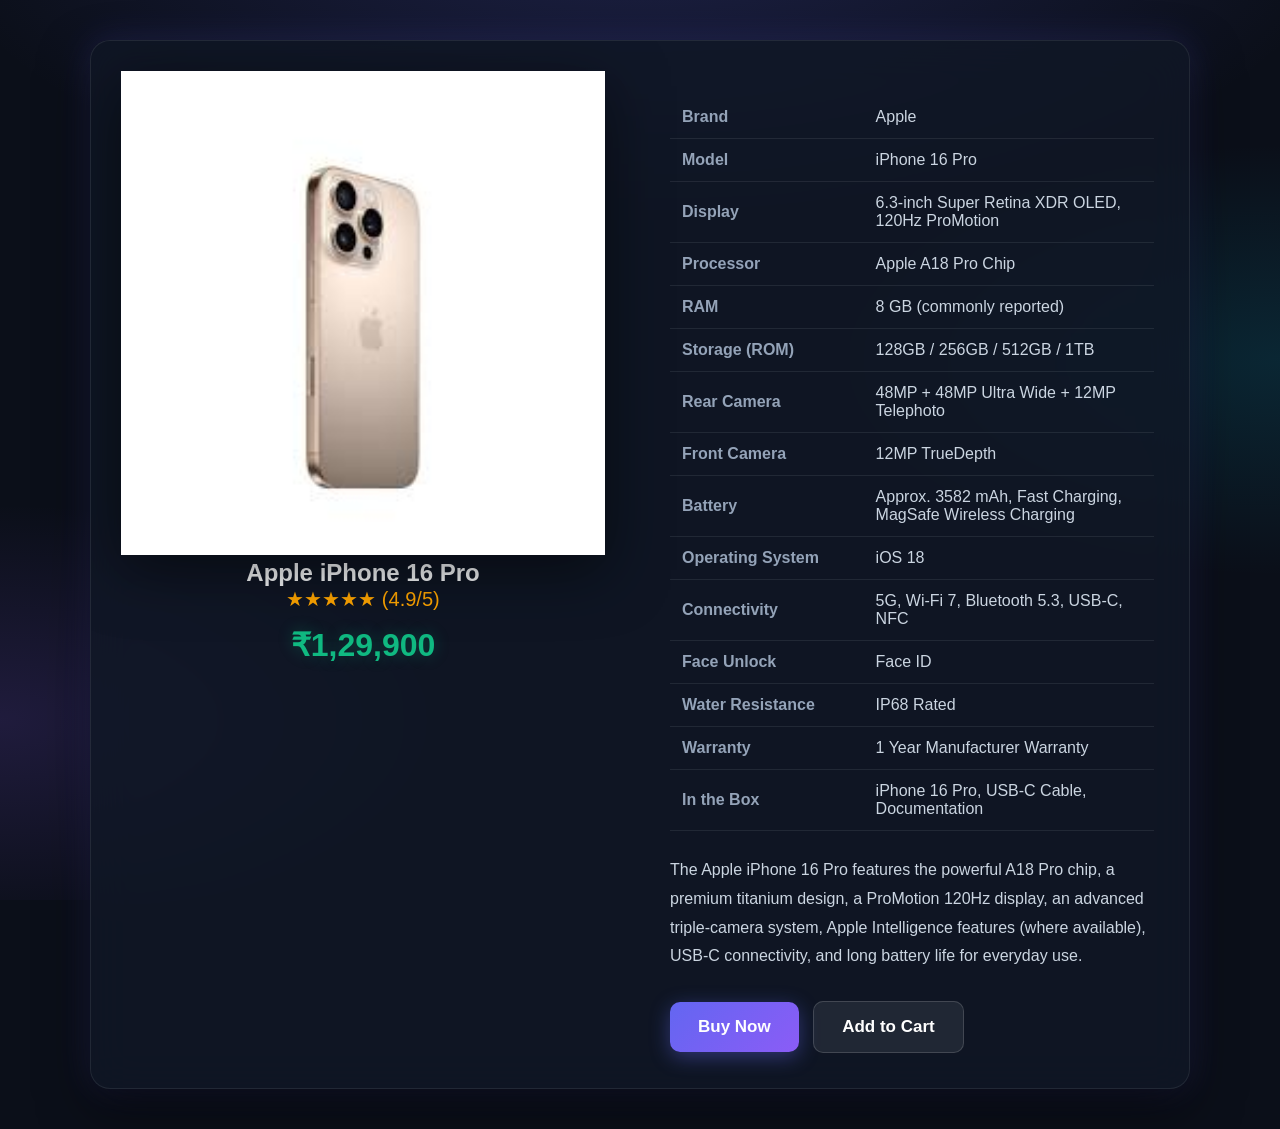
<file: iphone16pro.html>
<!DOCTYPE html>
<html lang="en">
<head>
<meta charset="UTF-8">
<meta name="viewport" content="width=device-width, initial-scale=1.0">
<title>Apple iPhone 16 Pro</title>

<style>
*{
    margin:0;
    padding:0;
    box-sizing:border-box;
    font-family:Arial, Helvetica, sans-serif;
}

body{
    background: 
        radial-gradient(ellipse 80% 50% at 50% -10%, rgba(99, 102, 241, 0.22), transparent 70%),
        radial-gradient(ellipse 60% 40% at 100% 40%, rgba(6, 182, 212, 0.14), transparent 60%),
        radial-gradient(ellipse 60% 40% at 0% 80%, rgba(139, 92, 246, 0.16), transparent 60%),
        #0b0f19;
    background-attachment: fixed;
    color: #f8fafc;
    min-height: 100vh;
}

.container{
    max-width:1100px;
    margin:40px auto;
    background: rgba(17, 24, 39, 0.82);
    backdrop-filter: blur(20px);
    -webkit-backdrop-filter: blur(20px);
    border: 1px solid rgba(255, 255, 255, 0.08);
    border-radius:20px;
    overflow:hidden;
    box-shadow: 0 20px 50px rgba(0,0,0,0.5), 0 0 35px rgba(99, 102, 241, 0.2);
}

.product{
    display:flex;
    flex-wrap:wrap;
}

.image{
    flex:1;
    min-width:320px;
    padding:30px;
    text-align:center;
}

.image img{
    width:900px;
    max-width:100%;
    filter: drop-shadow(0 15px 30px rgba(0, 0, 0, 0.5));
}

.details{
    flex:1;
    min-width:320px;
    padding:35px;
}

h1{
    color: #ffffff;
    margin-bottom:10px;
}

.price{
    font-size:32px;
    color: #10b981;
    font-weight:bold;
    margin:15px 0;
    text-shadow: 0 0 16px rgba(16, 185, 129, 0.3);
}

.rating{
    color:orange;
    font-size:20px;
}

table{
    width:100%;
    border-collapse:collapse;
    margin-top:20px;
}

table td{
    border-bottom:1px solid rgba(255, 255, 255, 0.08);
    padding:12px;
    color: #cbd5e1;
}

table td:first-child{
    font-weight:bold;
    width:40%;
    color: #94a3b8;
}

.buttons{
    margin-top:30px;
}

button{
    padding:15px 28px;
    border:none;
    border-radius:10px;
    cursor:pointer;
    font-size:17px;
    font-weight: 700;
    margin-right:10px;
    transition: all 0.3s ease;
}

.buy{
    background: linear-gradient(135deg, #6366f1, #8b5cf6);
    color:#fff;
    box-shadow: 0 5px 20px rgba(99, 102, 241, 0.4);
}

.cart{
    background: rgba(255, 255, 255, 0.08);
    border: 1px solid rgba(255, 255, 255, 0.15);
    color:#fff;
}

.buy:hover{
    transform: translateY(-2px);
    box-shadow: 0 8px 25px rgba(99, 102, 241, 0.6);
}

.cart:hover{
    background: rgba(255, 255, 255, 0.15);
    transform: translateY(-2px);
}

.description{
    margin-top:25px;
    line-height:1.8;
    color: #cbd5e1;
}
</style>

</head>
<body>

<div class="container">

<div class="product">

<div class="image">

    <img src="images/image2.jpeg" alt="iPhone">

    <h2 class="mobile-name">Apple iPhone 16 Pro</h2>

    <div class="rating">
        ★★★★★ (4.9/5)
    </div>

    <div class="price">
        ₹1,29,900
    </div>

</div>

<div class="details">


<table>

<tr>
<td>Brand</td>
<td>Apple</td>
</tr>

<tr>
<td>Model</td>
<td>iPhone 16 Pro</td>
</tr>

<tr>
<td>Display</td>
<td>6.3-inch Super Retina XDR OLED, 120Hz ProMotion</td>
</tr>

<tr>
<td>Processor</td>
<td>Apple A18 Pro Chip</td>
</tr>

<tr>
<td>RAM</td>
<td>8 GB (commonly reported)</td>
</tr>

<tr>
<td>Storage (ROM)</td>
<td>128GB / 256GB / 512GB / 1TB</td>
</tr>

<tr>
<td>Rear Camera</td>
<td>48MP + 48MP Ultra Wide + 12MP Telephoto</td>
</tr>

<tr>
<td>Front Camera</td>
<td>12MP TrueDepth</td>
</tr>

<tr>
<td>Battery</td>
<td>Approx. 3582 mAh, Fast Charging, MagSafe Wireless Charging</td>
</tr>

<tr>
<td>Operating System</td>
<td>iOS 18</td>
</tr>

<tr>
<td>Connectivity</td>
<td>5G, Wi-Fi 7, Bluetooth 5.3, USB-C, NFC</td>
</tr>

<tr>
<td>Face Unlock</td>
<td>Face ID</td>
</tr>

<tr>
<td>Water Resistance</td>
<td>IP68 Rated</td>
</tr>

<tr>
<td>Warranty</td>
<td>1 Year Manufacturer Warranty</td>
</tr>

<tr>
<td>In the Box</td>
<td>iPhone 16 Pro, USB-C Cable, Documentation</td>
</tr>

</table>

<div class="description">
The Apple iPhone 16 Pro features the powerful A18 Pro chip, a premium titanium design,
a ProMotion 120Hz display, an advanced triple-camera system, Apple Intelligence features
(where available), USB-C connectivity, and long battery life for everyday use.
</div>

<div class="buttons">
<button class="buy">Buy Now</button>
<button class="cart">Add to Cart</button>
</div>

</div>

</div>

</div>

</body>
</html>
</file>
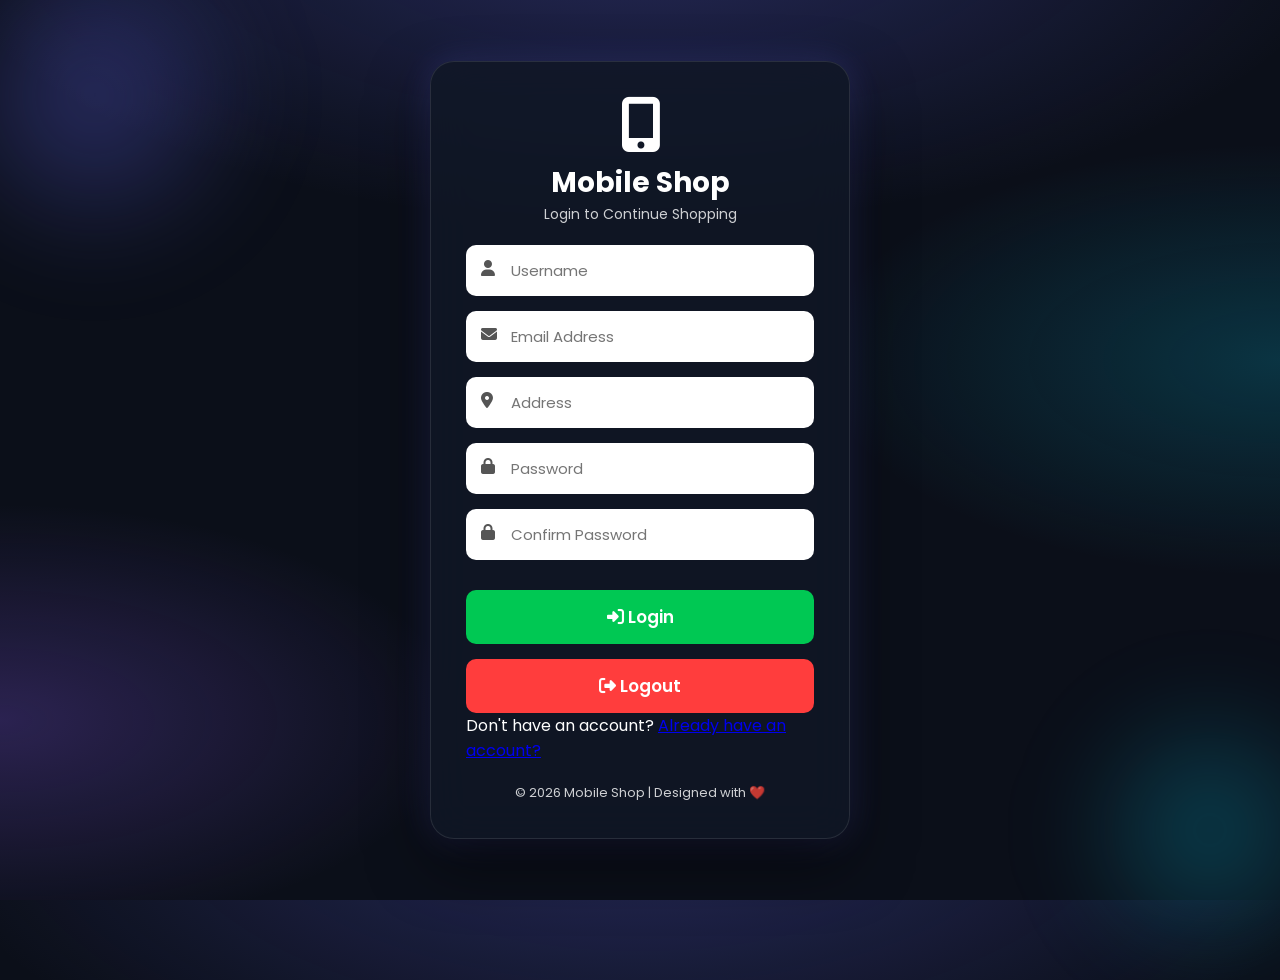
<file: login.html>
<!DOCTYPE html>
<html lang="en">
<head>
<meta charset="UTF-8">
<meta name="viewport" content="width=device-width, initial-scale=1.0">
<title>Mobile Shop Login</title>
<link rel="stylesheet" href="https://cdnjs.cloudflare.com/ajax/libs/font-awesome/6.5.2/css/all.min.css">

<link rel="preconnect" href="https://fonts.googleapis.com">
<link href="https://fonts.googleapis.com/css2?family=Poppins:wght@300;400;500;600;700&display=swap" rel="stylesheet">

<link rel="stylesheet"
href="https://cdnjs.cloudflare.com/ajax/libs/font-awesome/6.5.2/css/all.min.css">

<style>

*{
    margin:0;
    padding:0;
    box-sizing:border-box;
    font-family:'Poppins',sans-serif;
}

body{
    display:flex;
    justify-content:center;
    align-items:center;
    min-height:100vh;
    background: 
        radial-gradient(ellipse 80% 50% at 50% -10%, rgba(99, 102, 241, 0.3), transparent 70%),
        radial-gradient(ellipse 60% 40% at 100% 40%, rgba(6, 182, 212, 0.22), transparent 60%),
        radial-gradient(ellipse 60% 40% at 0% 80%, rgba(139, 92, 246, 0.25), transparent 60%),
        #0b0f19;
    overflow:hidden;
}

body::before{
    content:"";
    position:absolute;
    width:350px;
    height:350px;
    background: radial-gradient(circle, rgba(99, 102, 241, 0.35), transparent 70%);
    filter: blur(40px);
    border-radius:50%;
    top:-80px;
    left:-80px;
}

body::after{
    content:"";
    position:absolute;
    width:300px;
    height:300px;
    background: radial-gradient(circle, rgba(6, 182, 212, 0.3), transparent 70%);
    filter: blur(40px);
    border-radius:50%;
    bottom:-80px;
    right:-80px;
}

.login-box{
    position:relative;
    width:420px;
    padding:35px;
    border-radius:24px;
    background: rgba(17, 24, 39, 0.82);
    backdrop-filter:blur(20px);
    -webkit-backdrop-filter:blur(20px);
    border: 1px solid rgba(255, 255, 255, 0.1);
    box-shadow: 0 25px 60px rgba(0,0,0,0.5), 0 0 35px rgba(99, 102, 241, 0.25);
    color:white;
}

.logo{
    text-align:center;
    margin-bottom:20px;
}

.logo i{
    font-size:55px;
    color:#fff;
}

.logo h2{
    margin-top:10px;
    font-size:28px;
}

.logo p{
    font-size:14px;
    opacity:.8;
}

.input-box{
    position:relative;
    margin:15px 0;
}

.input-box i{
    position:absolute;
    top:15px;
    left:15px;
    color:#555;
}

.input-box input{
    width:100%;
    padding:14px 14px 14px 45px;
    border:none;
    border-radius:10px;
    outline:none;
    background:white;
    font-size:15px;
}

.input-box input:focus{
    box-shadow:0 0 10px #00d4ff;
}

.btn{
    width:100%;
    padding:14px;
    border:none;
    border-radius:10px;
    margin-top:15px;
    cursor:pointer;
    font-size:17px;
    font-weight:600;
    transition:.3s;
}

.login-btn{
    background:#00c853;
    color:white;
}

.login-btn:hover{
    background:#00a844;
    transform:translateY(-2px);
}

.logout-btn{
    background:#ff3d3d;
    color:white;
}

.logout-btn:hover{
    background:#d50000;
    transform:translateY(-2px);
}

.footer{
    text-align:center;
    margin-top:20px;
    font-size:13px;
    opacity:.8;
}

</style>

</head>
<body>

<div class="login-box">

<div class="logo">
<i class="fas fa-mobile-alt"></i>
<h2>Mobile Shop</h2>
<p>Login to Continue Shopping</p>
</div>

<form id="loginForm">

<div class="input-box">
<i class="fas fa-user"></i>
<input type="text" id="username" placeholder="Username" required>
</div>

<div class="input-box">
<i class="fas fa-envelope"></i>
<input type="email" id="email" placeholder="Email Address" required>
</div>

<div class="input-box">
<i class="fas fa-location-dot"></i>
<input type="text" id="address" placeholder="Address" required>
</div>

<div class="input-box">
<i class="fas fa-lock"></i>
<input type="password" id="password" placeholder="Password" required>
</div>

<div class="input-box">
<i class="fas fa-lock"></i>
<input type="password" id="repassword" placeholder="Confirm Password" required>
</div>

<button class="btn login-btn" type="submit">
<i class="fas fa-sign-in-alt"></i> Login
</button>

<button class="btn logout-btn" type="button" onclick="logout()">
<i class="fas fa-right-from-bracket"></i> Logout
</button>

</form>



<div class="register-link">
    <p>Don't have an account?
      <a href="signin.html">Already have an account?</a>
    </p>
</div>

<div class="footer">
© 2026 Mobile Shop | Designed with ❤️
</div>

</div>

<script>

document.getElementById("loginForm").addEventListener("submit",function(e){

e.preventDefault();

let password=document.getElementById("password").value;
let repassword=document.getElementById("repassword").value;

if(password!==repassword){
alert("Passwords do not match!");
return;
}

localStorage.setItem("loggedIn","true");

alert("Login Successful!");

window.location.href="index.html";

});

function logout(){

localStorage.removeItem("loggedIn");

alert("Logged Out Successfully!");

}

</script>

</body>
</html>
</file>
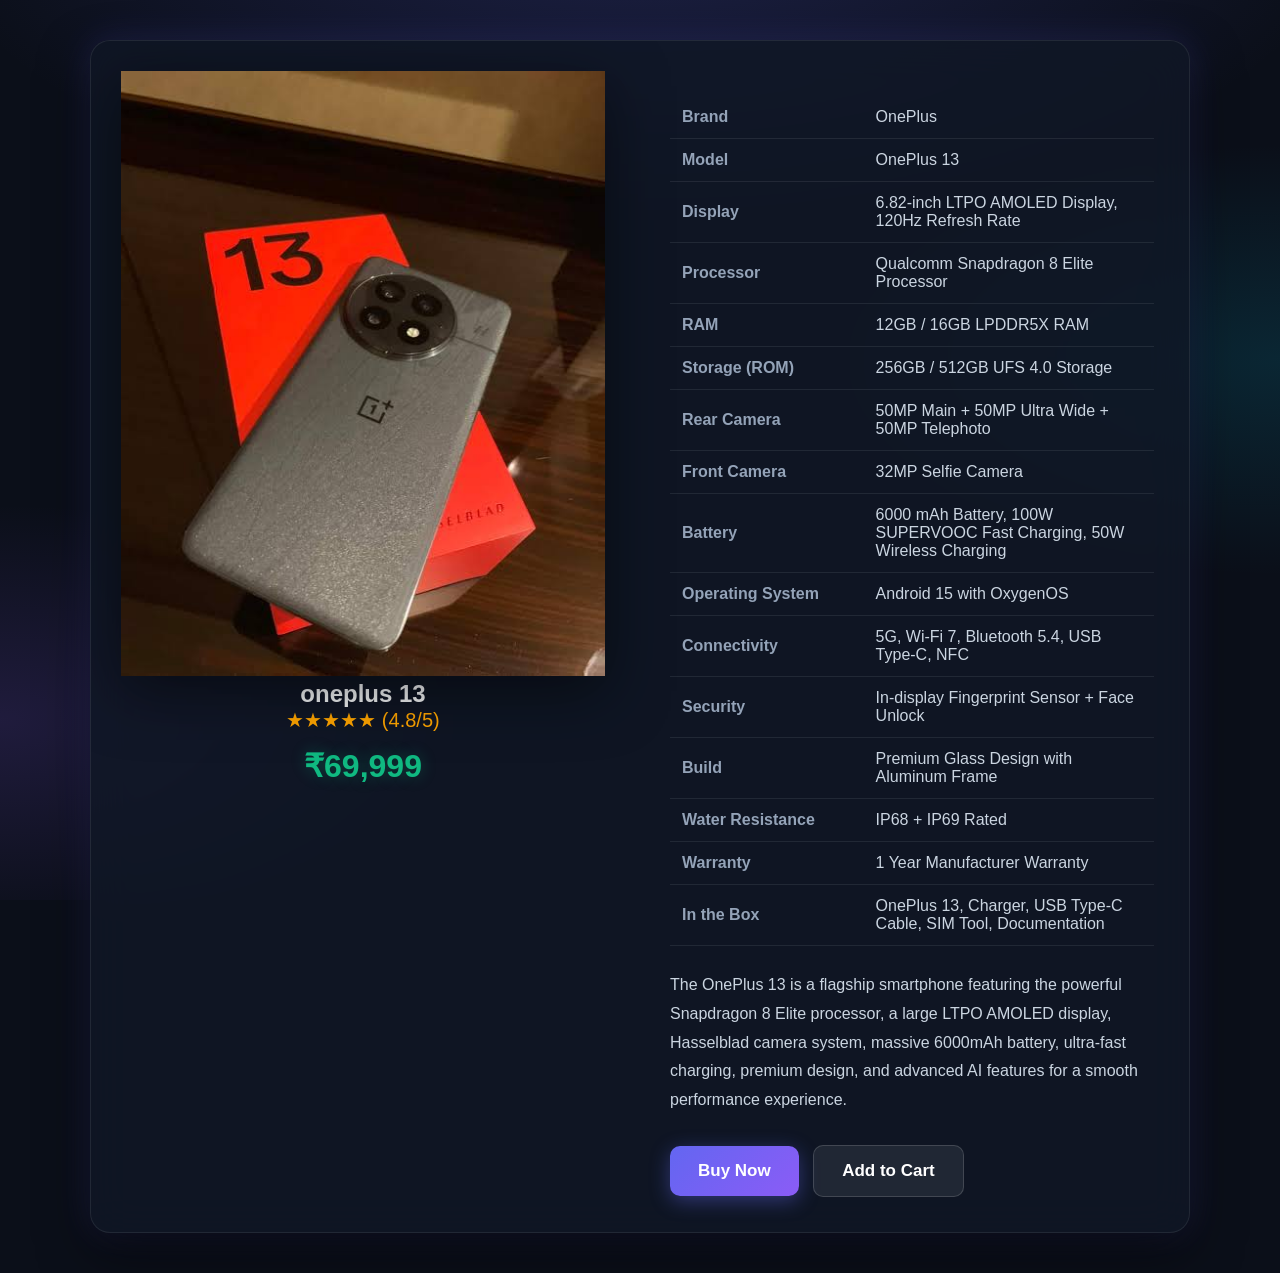
<file: oneplus13.html>
<!DOCTYPE html>
<html lang="en">
<head>
<meta charset="UTF-8">
<meta name="viewport" content="width=device-width, initial-scale=1.0">
<title>OnePlus 13</title>

<style>
*{
    margin:0;
    padding:0;
    box-sizing:border-box;
    font-family:Arial, Helvetica, sans-serif;
}

body{
    background: 
        radial-gradient(ellipse 80% 50% at 50% -10%, rgba(99, 102, 241, 0.22), transparent 70%),
        radial-gradient(ellipse 60% 40% at 100% 40%, rgba(6, 182, 212, 0.14), transparent 60%),
        radial-gradient(ellipse 60% 40% at 0% 80%, rgba(139, 92, 246, 0.16), transparent 60%),
        #0b0f19;
    background-attachment: fixed;
    color: #f8fafc;
    min-height: 100vh;
}

.container{
    max-width:1100px;
    margin:40px auto;
    background: rgba(17, 24, 39, 0.82);
    backdrop-filter: blur(20px);
    -webkit-backdrop-filter: blur(20px);
    border: 1px solid rgba(255, 255, 255, 0.08);
    border-radius:20px;
    overflow:hidden;
    box-shadow: 0 20px 50px rgba(0,0,0,0.5), 0 0 35px rgba(99, 102, 241, 0.2);
}

.product{
    display:flex;
    flex-wrap:wrap;
}

.image{
    flex:1;
    min-width:320px;
    padding:30px;
    text-align:center;
}

.image img{
    width:900px;
    max-width:100%;
    filter: drop-shadow(0 15px 30px rgba(0, 0, 0, 0.5));
}

.details{
    flex:1;
    min-width:320px;
    padding:35px;
}

h1{
    color: #ffffff;
    margin-bottom:10px;
}

.price{
    font-size:32px;
    color: #10b981;
    font-weight:bold;
    margin:15px 0;
    text-shadow: 0 0 16px rgba(16, 185, 129, 0.3);
}

.rating{
    color:orange;
    font-size:20px;
}

table{
    width:100%;
    border-collapse:collapse;
    margin-top:20px;
}

table td{
    border-bottom:1px solid rgba(255, 255, 255, 0.08);
    padding:12px;
    color: #cbd5e1;
}

table td:first-child{
    font-weight:bold;
    width:40%;
    color: #94a3b8;
}

.buttons{
    margin-top:30px;
}

button{
    padding:15px 28px;
    border:none;
    border-radius:10px;
    cursor:pointer;
    font-size:17px;
    font-weight: 700;
    margin-right:10px;
    transition: all 0.3s ease;
}

.buy{
    background: linear-gradient(135deg, #6366f1, #8b5cf6);
    color:#fff;
    box-shadow: 0 5px 20px rgba(99, 102, 241, 0.4);
}

.cart{
    background: rgba(255, 255, 255, 0.08);
    border: 1px solid rgba(255, 255, 255, 0.15);
    color:#fff;
}

.buy:hover{
    transform: translateY(-2px);
    box-shadow: 0 8px 25px rgba(99, 102, 241, 0.6);
}

.cart:hover{
    background: rgba(255, 255, 255, 0.15);
    transform: translateY(-2px);
}

.description{
    margin-top:25px;
    line-height:1.8;
    color: #cbd5e1;
}
</style>

</head>

<body>

<div class="container">

<div class="product">

<div class="image">

    <img src="images/image4.jpeg" alt="iPhone">

    <h2 class="mobile-name">oneplus 13</h2>

    <div class="rating">
        ★★★★★ (4.8/5)
    </div>

    <div class="price">
        ₹69,999
    </div>

</div>

<div class="details">



<table>

<tr>
<td>Brand</td>
<td>OnePlus</td>
</tr>

<tr>
<td>Model</td>
<td>OnePlus 13</td>
</tr>

<tr>
<td>Display</td>
<td>6.82-inch LTPO AMOLED Display, 120Hz Refresh Rate</td>
</tr>

<tr>
<td>Processor</td>
<td>Qualcomm Snapdragon 8 Elite Processor</td>
</tr>

<tr>
<td>RAM</td>
<td>12GB / 16GB LPDDR5X RAM</td>
</tr>

<tr>
<td>Storage (ROM)</td>
<td>256GB / 512GB UFS 4.0 Storage</td>
</tr>

<tr>
<td>Rear Camera</td>
<td>50MP Main + 50MP Ultra Wide + 50MP Telephoto</td>
</tr>

<tr>
<td>Front Camera</td>
<td>32MP Selfie Camera</td>
</tr>

<tr>
<td>Battery</td>
<td>6000 mAh Battery, 100W SUPERVOOC Fast Charging, 50W Wireless Charging</td>
</tr>

<tr>
<td>Operating System</td>
<td>Android 15 with OxygenOS</td>
</tr>

<tr>
<td>Connectivity</td>
<td>5G, Wi-Fi 7, Bluetooth 5.4, USB Type-C, NFC</td>
</tr>

<tr>
<td>Security</td>
<td>In-display Fingerprint Sensor + Face Unlock</td>
</tr>

<tr>
<td>Build</td>
<td>Premium Glass Design with Aluminum Frame</td>
</tr>

<tr>
<td>Water Resistance</td>
<td>IP68 + IP69 Rated</td>
</tr>

<tr>
<td>Warranty</td>
<td>1 Year Manufacturer Warranty</td>
</tr>

<tr>
<td>In the Box</td>
<td>OnePlus 13, Charger, USB Type-C Cable, SIM Tool, Documentation</td>
</tr>

</table>

<div class="description">
The OnePlus 13 is a flagship smartphone featuring the powerful Snapdragon 8 Elite
processor, a large LTPO AMOLED display, Hasselblad camera system, massive 6000mAh
battery, ultra-fast charging, premium design, and advanced AI features for a smooth
performance experience.
</div>

<div class="buttons">
<button class="buy">Buy Now</button>
<button class="cart">Add to Cart</button>
</div>

</div>

</div>

</div>

</body>
</html>
</file>
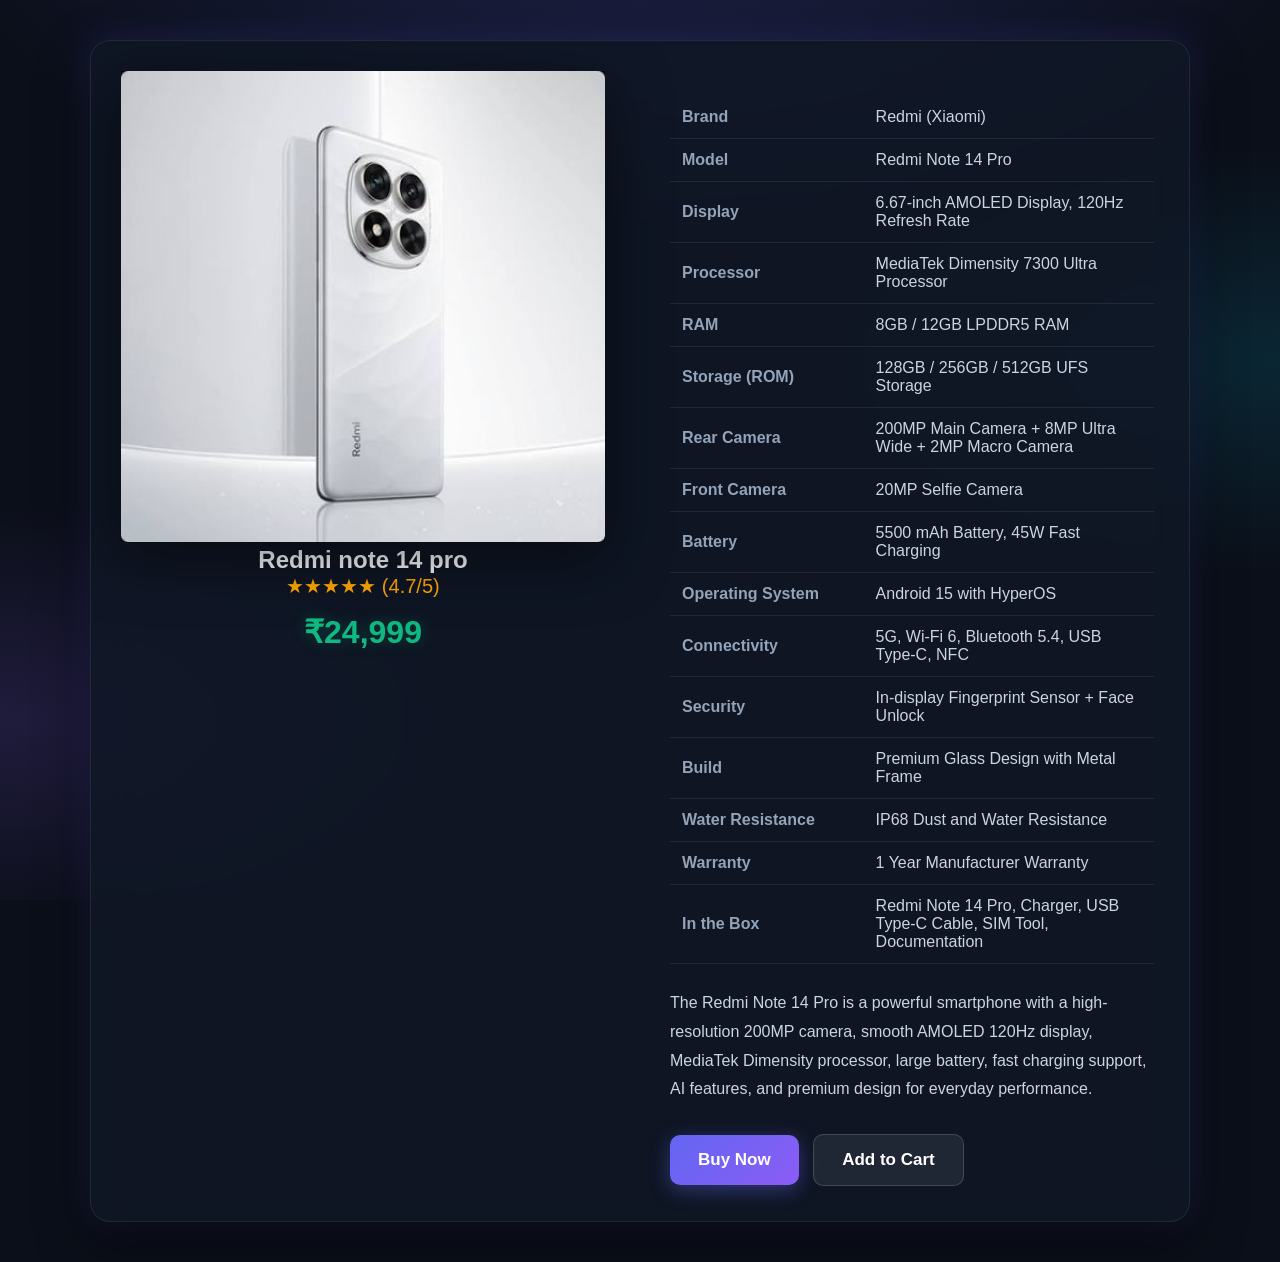
<file: redminote14pro.html>
<!DOCTYPE html>
<html lang="en">
<head>
<meta charset="UTF-8">
<meta name="viewport" content="width=device-width, initial-scale=1.0">
<title>Redmi Note 14 Pro</title>

<style>
*{
    margin:0;
    padding:0;
    box-sizing:border-box;
    font-family:Arial, Helvetica, sans-serif;
}

body{
    background: 
        radial-gradient(ellipse 80% 50% at 50% -10%, rgba(99, 102, 241, 0.22), transparent 70%),
        radial-gradient(ellipse 60% 40% at 100% 40%, rgba(6, 182, 212, 0.14), transparent 60%),
        radial-gradient(ellipse 60% 40% at 0% 80%, rgba(139, 92, 246, 0.16), transparent 60%),
        #0b0f19;
    background-attachment: fixed;
    color: #f8fafc;
    min-height: 100vh;
}

.container{
    max-width:1100px;
    margin:40px auto;
    background: rgba(17, 24, 39, 0.82);
    backdrop-filter: blur(20px);
    -webkit-backdrop-filter: blur(20px);
    border: 1px solid rgba(255, 255, 255, 0.08);
    border-radius:20px;
    overflow:hidden;
    box-shadow: 0 20px 50px rgba(0,0,0,0.5), 0 0 35px rgba(99, 102, 241, 0.2);
}

.product{
    display:flex;
    flex-wrap:wrap;
}

.image{
    flex:1;
    min-width:320px;
    padding:30px;
    text-align:center;
}

.image img{
    width:1200px;
    max-width:100%;
    filter: drop-shadow(0 15px 30px rgba(0, 0, 0, 0.5));
}

.details{
    flex:1;
    min-width:320px;
    padding:35px;
}

h1{
    color: #ffffff;
    margin-bottom:10px;
}

.price{
    font-size:32px;
    color: #10b981;
    font-weight:bold;
    margin:15px 0;
    text-shadow: 0 0 16px rgba(16, 185, 129, 0.3);
}

.rating{
    color:orange;
    font-size:20px;
}

table{
    width:100%;
    border-collapse:collapse;
    margin-top:20px;
}

table td{
    border-bottom:1px solid rgba(255, 255, 255, 0.08);
    padding:12px;
    color: #cbd5e1;
}

table td:first-child{
    font-weight:bold;
    width:40%;
    color: #94a3b8;
}

.buttons{
    margin-top:30px;
}

button{
    padding:15px 28px;
    border:none;
    border-radius:10px;
    cursor:pointer;
    font-size:17px;
    font-weight: 700;
    margin-right:10px;
    transition: all 0.3s ease;
}

.buy{
    background: linear-gradient(135deg, #6366f1, #8b5cf6);
    color:#fff;
    box-shadow: 0 5px 20px rgba(99, 102, 241, 0.4);
}

.cart{
    background: rgba(255, 255, 255, 0.08);
    border: 1px solid rgba(255, 255, 255, 0.15);
    color:#fff;
}

.buy:hover{
    transform: translateY(-2px);
    box-shadow: 0 8px 25px rgba(99, 102, 241, 0.6);
}

.cart:hover{
    background: rgba(255, 255, 255, 0.15);
    transform: translateY(-2px);
}

.description{
    margin-top:25px;
    line-height:1.8;
    color: #cbd5e1;
}
</style>

</head>

<body>

<div class="container">

<div class="product">

<div class="image">

    <img src="images/image5.jpeg" alt="iPhone">

    <h2 class="mobile-name">Redmi note 14 pro</h2>

    <div class="rating">
        ★★★★★ (4.7/5)
    </div>

    <div class="price">
        ₹24,999
    </div>

</div>

<div class="details">


<table>

<tr>
<td>Brand</td>
<td>Redmi (Xiaomi)</td>
</tr>

<tr>
<td>Model</td>
<td>Redmi Note 14 Pro</td>
</tr>

<tr>
<td>Display</td>
<td>6.67-inch AMOLED Display, 120Hz Refresh Rate</td>
</tr>

<tr>
<td>Processor</td>
<td>MediaTek Dimensity 7300 Ultra Processor</td>
</tr>

<tr>
<td>RAM</td>
<td>8GB / 12GB LPDDR5 RAM</td>
</tr>

<tr>
<td>Storage (ROM)</td>
<td>128GB / 256GB / 512GB UFS Storage</td>
</tr>

<tr>
<td>Rear Camera</td>
<td>200MP Main Camera + 8MP Ultra Wide + 2MP Macro Camera</td>
</tr>

<tr>
<td>Front Camera</td>
<td>20MP Selfie Camera</td>
</tr>

<tr>
<td>Battery</td>
<td>5500 mAh Battery, 45W Fast Charging</td>
</tr>

<tr>
<td>Operating System</td>
<td>Android 15 with HyperOS</td>
</tr>

<tr>
<td>Connectivity</td>
<td>5G, Wi-Fi 6, Bluetooth 5.4, USB Type-C, NFC</td>
</tr>

<tr>
<td>Security</td>
<td>In-display Fingerprint Sensor + Face Unlock</td>
</tr>

<tr>
<td>Build</td>
<td>Premium Glass Design with Metal Frame</td>
</tr>

<tr>
<td>Water Resistance</td>
<td>IP68 Dust and Water Resistance</td>
</tr>

<tr>
<td>Warranty</td>
<td>1 Year Manufacturer Warranty</td>
</tr>

<tr>
<td>In the Box</td>
<td>Redmi Note 14 Pro, Charger, USB Type-C Cable, SIM Tool, Documentation</td>
</tr>

</table>

<div class="description">
The Redmi Note 14 Pro is a powerful smartphone with a high-resolution 200MP camera,
smooth AMOLED 120Hz display, MediaTek Dimensity processor, large battery, fast
charging support, AI features, and premium design for everyday performance.
</div>

<div class="buttons">
<button class="buy">Buy Now</button>
<button class="cart">Add to Cart</button>
</div>

</div>

</div>

</div>

</body>
</html>
</file>
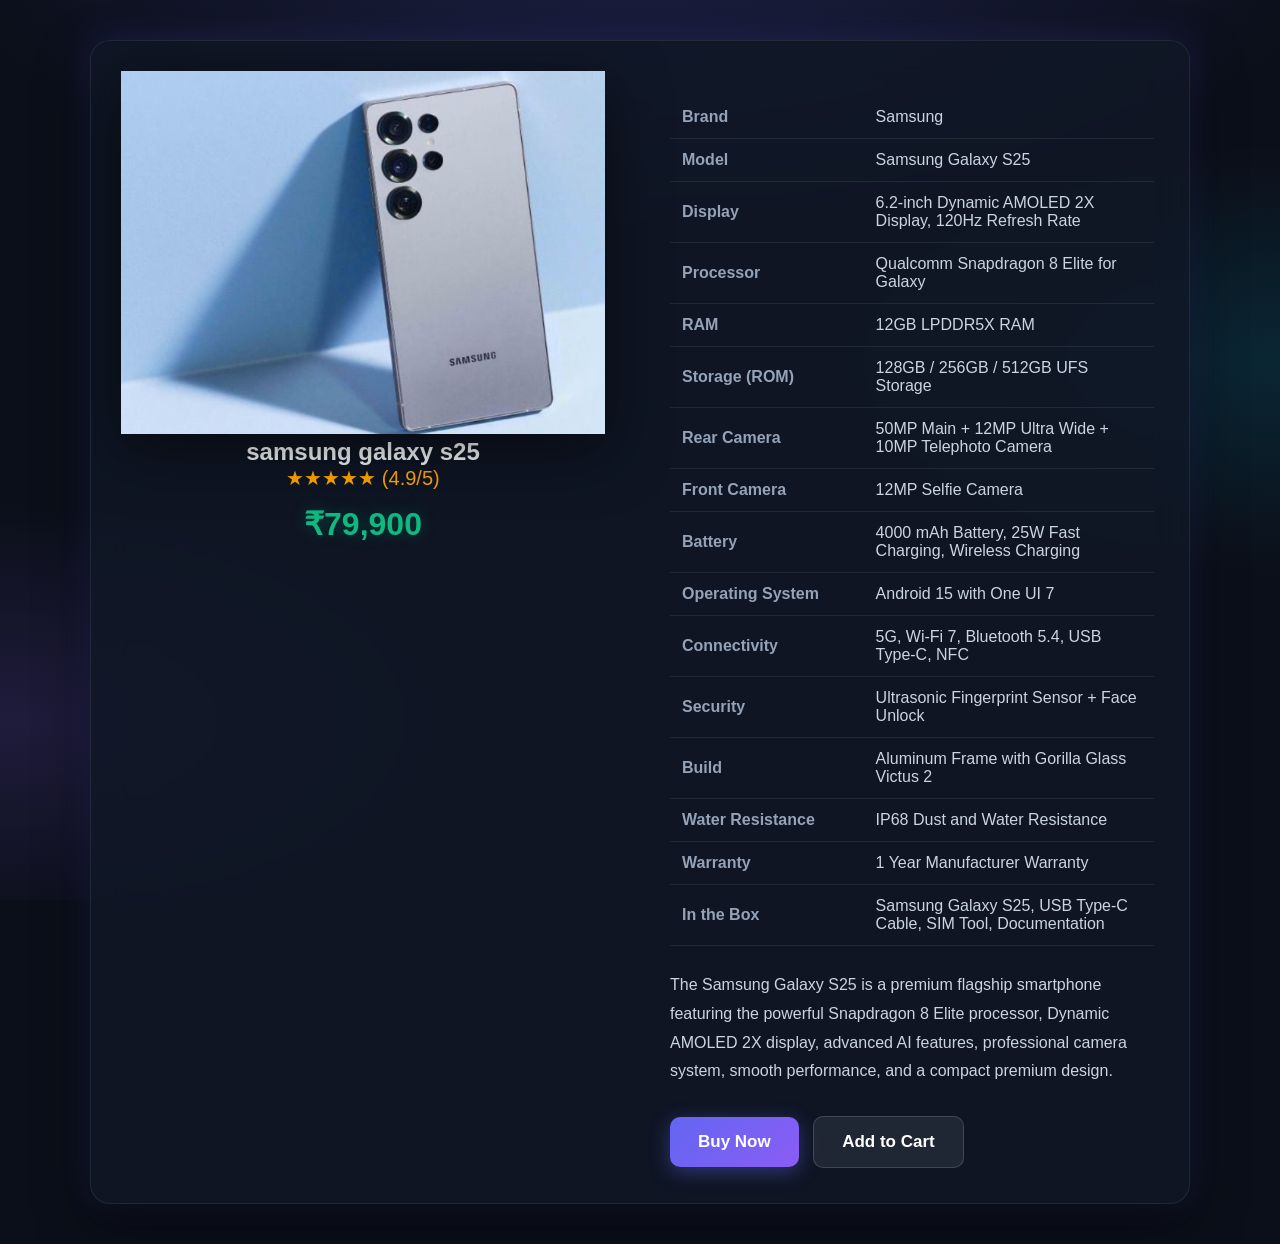
<file: samsunggalaxys25.html>
<!DOCTYPE html>
<html lang="en">
<head>
<meta charset="UTF-8">
<meta name="viewport" content="width=device-width, initial-scale=1.0">
<title>Samsung Galaxy S25</title>

<style>
*{
    margin:0;
    padding:0;
    box-sizing:border-box;
    font-family:Arial, Helvetica, sans-serif;
}

body{
    background: 
        radial-gradient(ellipse 80% 50% at 50% -10%, rgba(99, 102, 241, 0.22), transparent 70%),
        radial-gradient(ellipse 60% 40% at 100% 40%, rgba(6, 182, 212, 0.14), transparent 60%),
        radial-gradient(ellipse 60% 40% at 0% 80%, rgba(139, 92, 246, 0.16), transparent 60%),
        #0b0f19;
    background-attachment: fixed;
    color: #f8fafc;
    min-height: 100vh;
}

.container{
    max-width:1100px;
    margin:40px auto;
    background: rgba(17, 24, 39, 0.82);
    backdrop-filter: blur(20px);
    -webkit-backdrop-filter: blur(20px);
    border: 1px solid rgba(255, 255, 255, 0.08);
    border-radius:20px;
    overflow:hidden;
    box-shadow: 0 20px 50px rgba(0,0,0,0.5), 0 0 35px rgba(99, 102, 241, 0.2);
}

.product{
    display:flex;
    flex-wrap:wrap;
}

.image{
    flex:1;
    min-width:320px;
    padding:30px;
    text-align:center;
}

.image img{
    width:1000px;
    max-width:100%;
    filter: drop-shadow(0 15px 30px rgba(0, 0, 0, 0.5));
}

.details{
    flex:1;
    min-width:320px;
    padding:35px;
}

h1{
    color: #ffffff;
    margin-bottom:10px;
}

.price{
    font-size:32px;
    color: #10b981;
    font-weight:bold;
    margin:15px 0;
    text-shadow: 0 0 16px rgba(16, 185, 129, 0.3);
}

.rating{
    color:orange;
    font-size:20px;
}

table{
    width:100%;
    border-collapse:collapse;
    margin-top:20px;
}

table td{
    border-bottom:1px solid rgba(255, 255, 255, 0.08);
    padding:12px;
    color: #cbd5e1;
}

table td:first-child{
    font-weight:bold;
    width:40%;
    color: #94a3b8;
}

.buttons{
    margin-top:30px;
}

button{
    padding:15px 28px;
    border:none;
    border-radius:10px;
    cursor:pointer;
    font-size:17px;
    font-weight: 700;
    margin-right:10px;
    transition: all 0.3s ease;
}

.buy{
    background: linear-gradient(135deg, #6366f1, #8b5cf6);
    color:#fff;
    box-shadow: 0 5px 20px rgba(99, 102, 241, 0.4);
}

.cart{
    background: rgba(255, 255, 255, 0.08);
    border: 1px solid rgba(255, 255, 255, 0.15);
    color:#fff;
}

.buy:hover{
    transform: translateY(-2px);
    box-shadow: 0 8px 25px rgba(99, 102, 241, 0.6);
}

.cart:hover{
    background: rgba(255, 255, 255, 0.15);
    transform: translateY(-2px);
}

.description{
    margin-top:25px;
    line-height:1.8;
    color: #cbd5e1;
}
</style>

</head>

<body>

<div class="container">

<div class="product">

<div class="image">

    <img src="images/image3.jpg" alt="iPhone">

    <h2 class="mobile-name">samsung galaxy s25</h2>

    <div class="rating">
        ★★★★★ (4.9/5)
    </div>

    <div class="price">
        ₹79,900
    </div>

</div>

<div class="details">



<table>

<tr>
<td>Brand</td>
<td>Samsung</td>
</tr>

<tr>
<td>Model</td>
<td>Samsung Galaxy S25</td>
</tr>

<tr>
<td>Display</td>
<td>6.2-inch Dynamic AMOLED 2X Display, 120Hz Refresh Rate</td>
</tr>

<tr>
<td>Processor</td>
<td>Qualcomm Snapdragon 8 Elite for Galaxy</td>
</tr>

<tr>
<td>RAM</td>
<td>12GB LPDDR5X RAM</td>
</tr>

<tr>
<td>Storage (ROM)</td>
<td>128GB / 256GB / 512GB UFS Storage</td>
</tr>

<tr>
<td>Rear Camera</td>
<td>50MP Main + 12MP Ultra Wide + 10MP Telephoto Camera</td>
</tr>

<tr>
<td>Front Camera</td>
<td>12MP Selfie Camera</td>
</tr>

<tr>
<td>Battery</td>
<td>4000 mAh Battery, 25W Fast Charging, Wireless Charging</td>
</tr>

<tr>
<td>Operating System</td>
<td>Android 15 with One UI 7</td>
</tr>

<tr>
<td>Connectivity</td>
<td>5G, Wi-Fi 7, Bluetooth 5.4, USB Type-C, NFC</td>
</tr>

<tr>
<td>Security</td>
<td>Ultrasonic Fingerprint Sensor + Face Unlock</td>
</tr>

<tr>
<td>Build</td>
<td>Aluminum Frame with Gorilla Glass Victus 2</td>
</tr>

<tr>
<td>Water Resistance</td>
<td>IP68 Dust and Water Resistance</td>
</tr>

<tr>
<td>Warranty</td>
<td>1 Year Manufacturer Warranty</td>
</tr>

<tr>
<td>In the Box</td>
<td>Samsung Galaxy S25, USB Type-C Cable, SIM Tool, Documentation</td>
</tr>

</table>

<div class="description">
The Samsung Galaxy S25 is a premium flagship smartphone featuring the powerful
Snapdragon 8 Elite processor, Dynamic AMOLED 2X display, advanced AI features,
professional camera system, smooth performance, and a compact premium design.
</div>

<div class="buttons">
<button class="buy">Buy Now</button>
<button class="cart">Add to Cart</button>
</div>

</div>

</div>

</div>

</body>
</html>
</file>
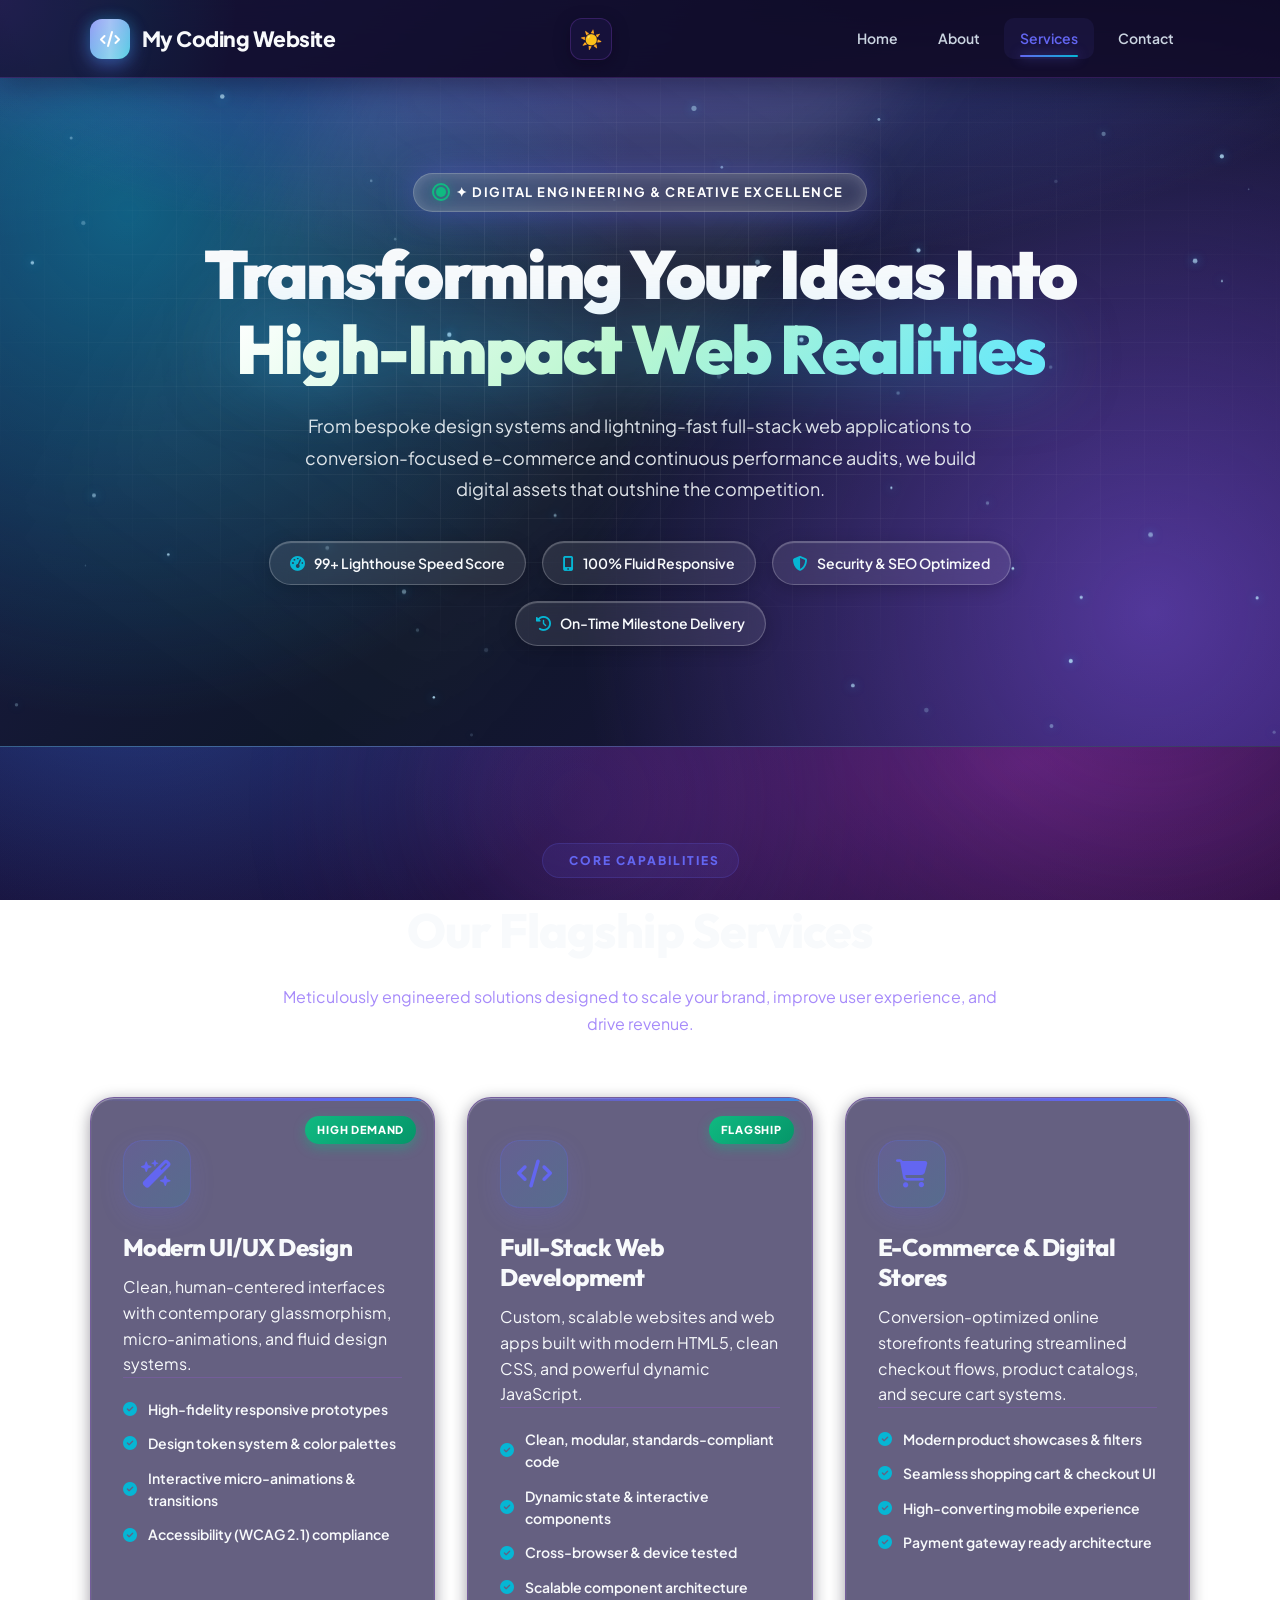
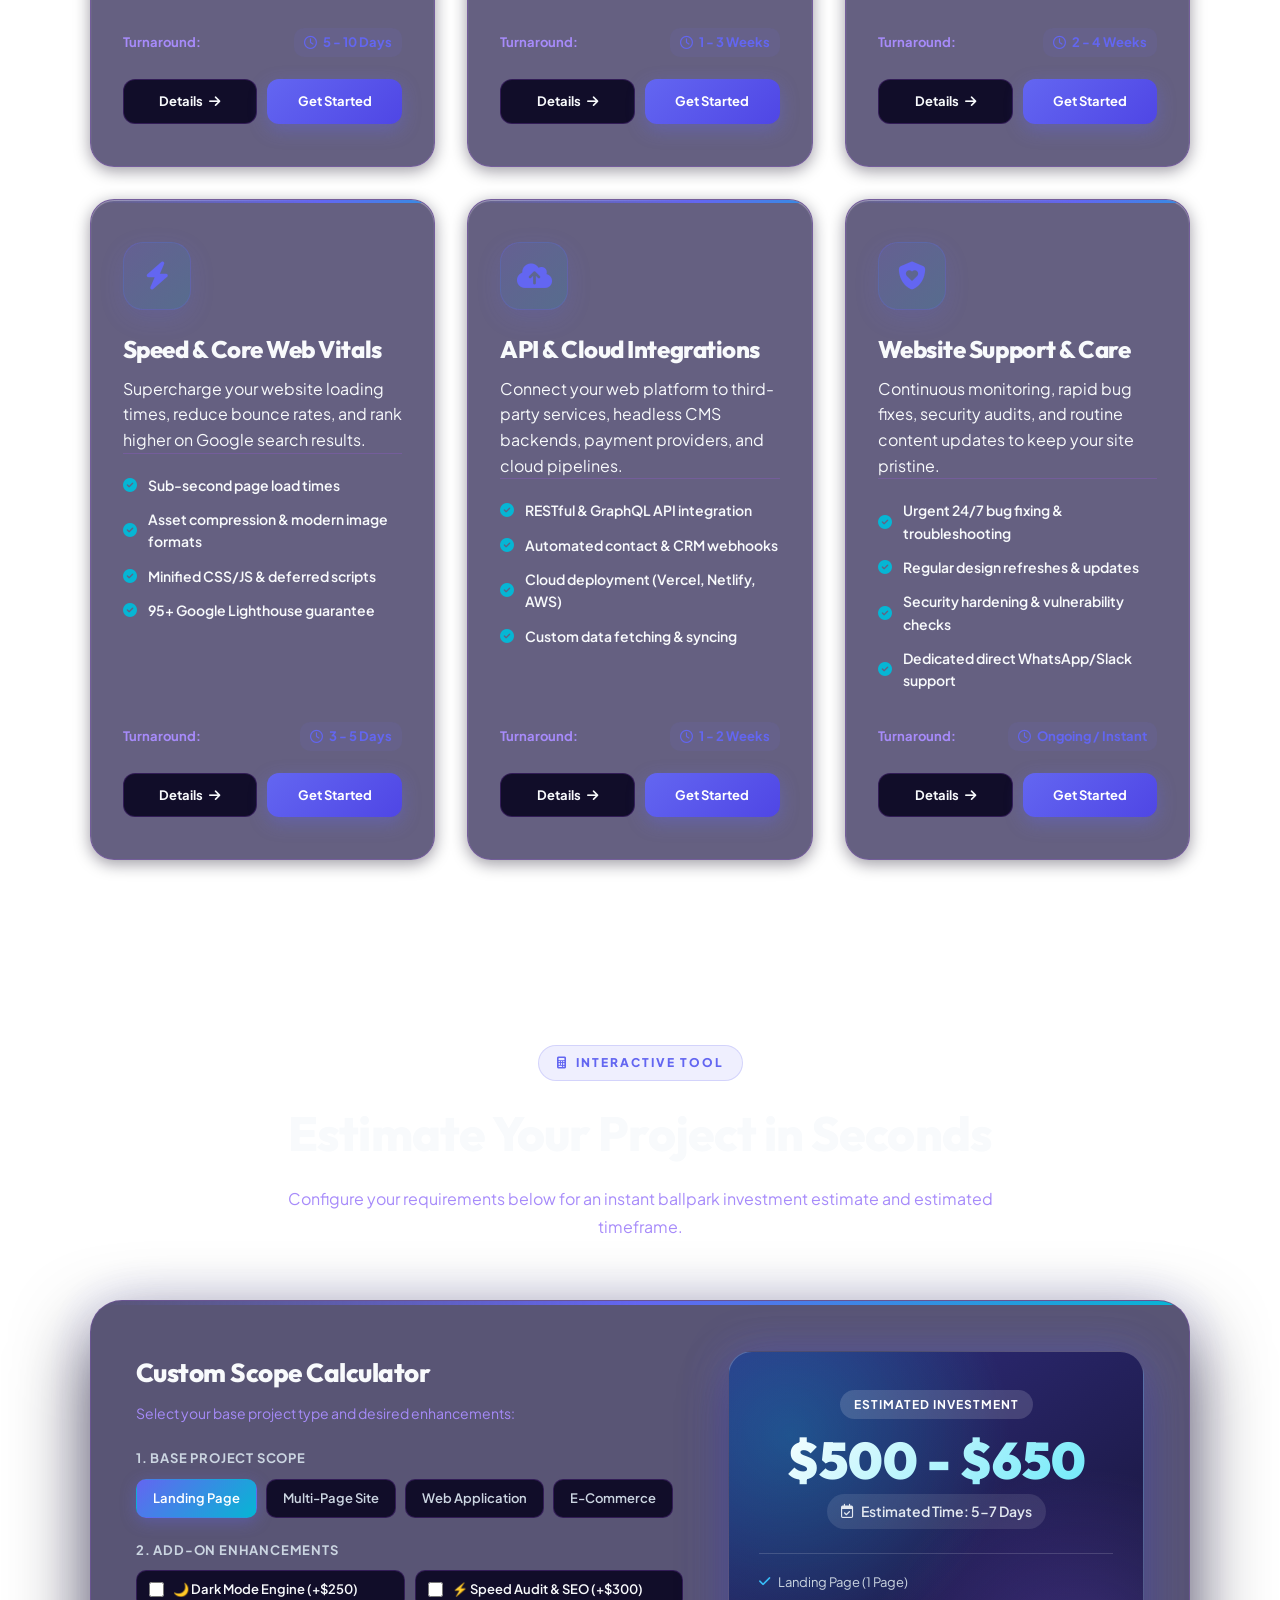
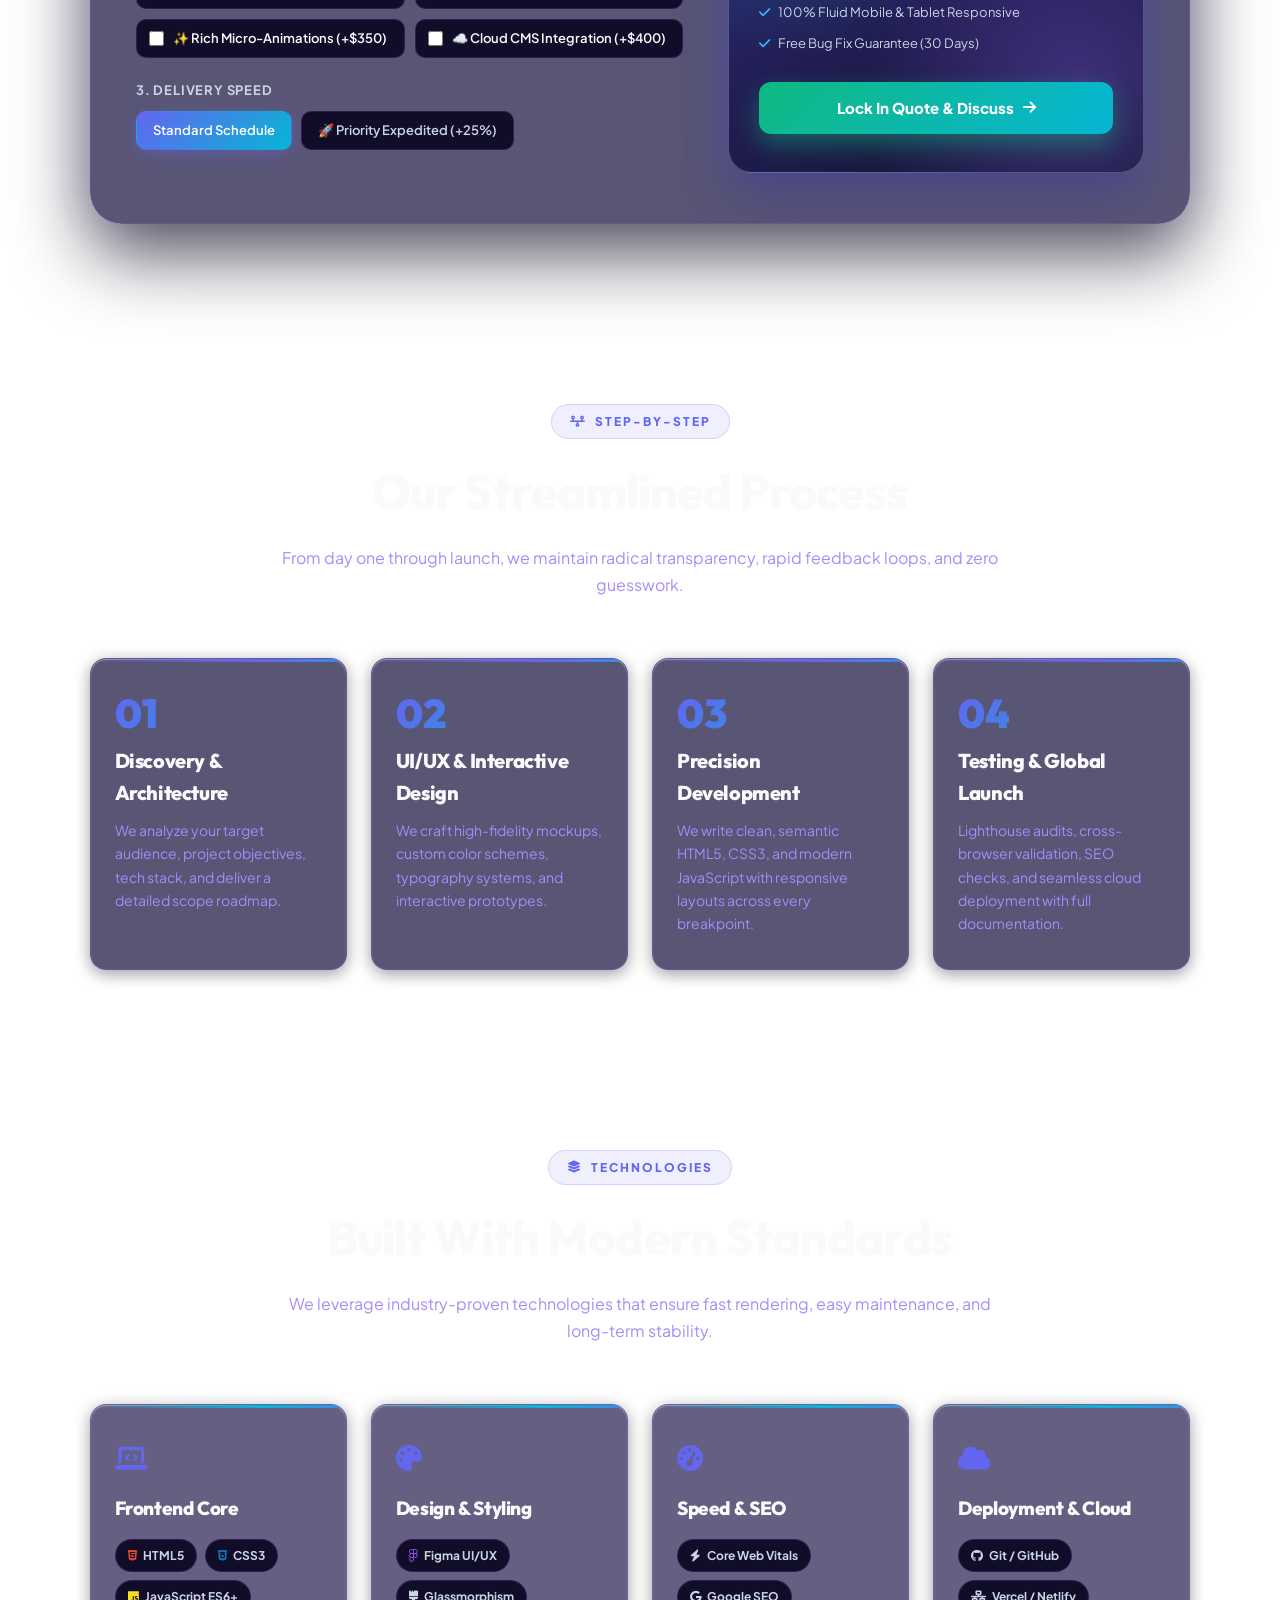
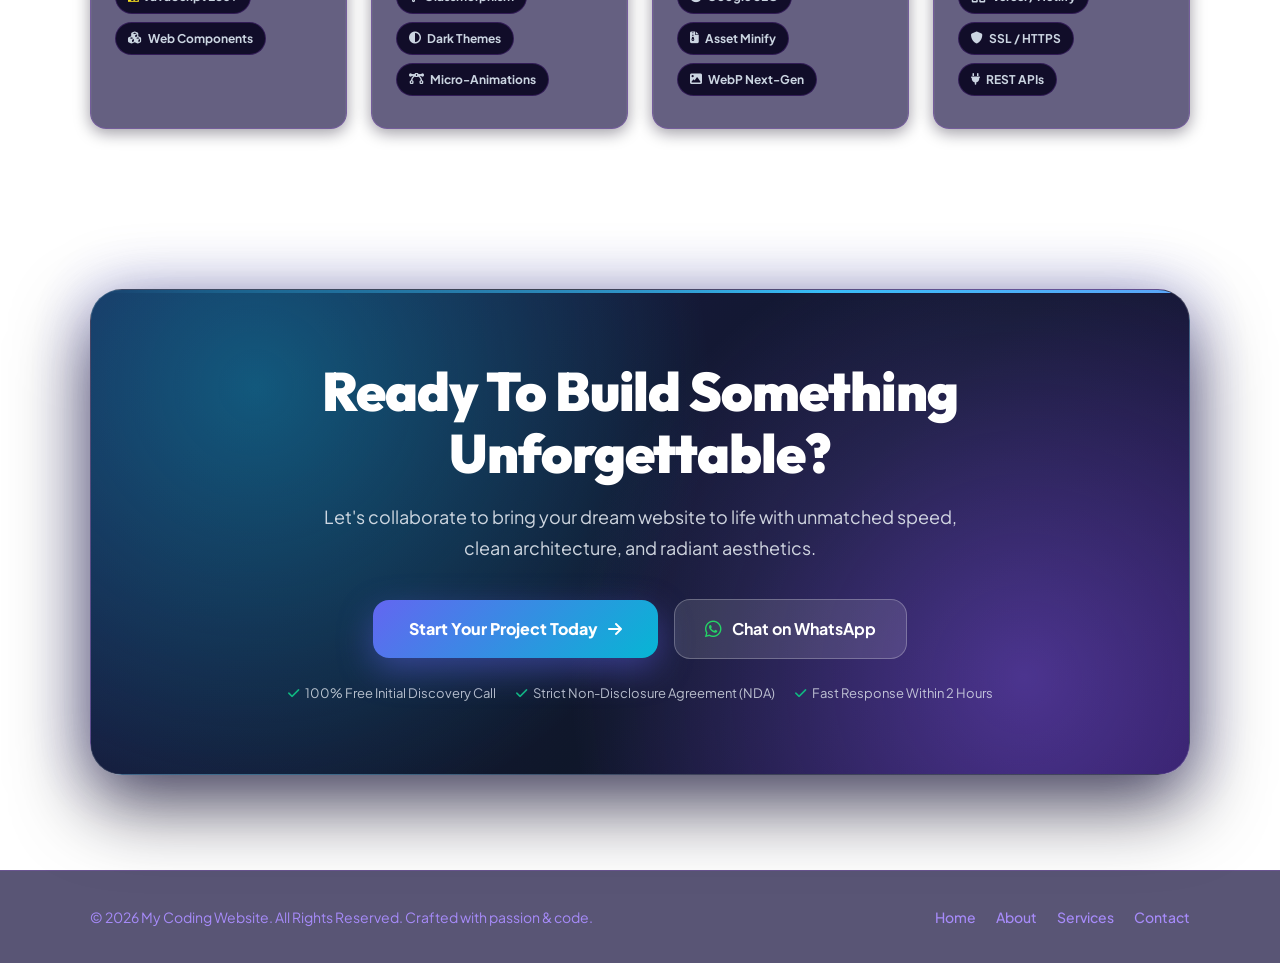
<file: services.html>
<!DOCTYPE html>
<html lang="en">

<head>
    <meta charset="UTF-8">
    <meta name="viewport" content="width=device-width, initial-scale=1.0">
    <meta name="description" content="Explore modern web design, full-stack development, speed optimization, and website support services. Built for speed, elegance, and scale.">
    <title>My Coding Website | World-Class Web Services</title>

    <!-- Google Fonts -->
    <link rel="preconnect" href="https://fonts.googleapis.com">
    <link rel="preconnect" href="https://fonts.gstatic.com" crossorigin>
    <link href="https://fonts.googleapis.com/css2?family=Outfit:wght@400;500;600;700;800;900&family=Plus+Jakarta+Sans:wght@300;400;500;600;700;800&display=swap" rel="stylesheet">

    <!-- FontAwesome Icons -->
    <link rel="stylesheet" href="https://cdnjs.cloudflare.com/ajax/libs/font-awesome/6.5.2/css/all.min.css">

    <style>
        /* =====================================================
           DESIGN TOKENS & RESET
        ===================================================== */
        *, *::before, *::after {
            margin: 0;
            padding: 0;
            box-sizing: border-box;
        }

        :root {
            --primary: #6366f1;
            --primary-light: #818cf8;
            --primary-dark: #4338ca;
            --secondary: #06b6d4;
            --cyan: #38bdf8;
            --cyan-glow: rgba(56, 189, 248, 0.45);
            --purple: #8b5cf6;
            --purple-glow: rgba(139, 92, 246, 0.4);
            --emerald: #10b981;
            --emerald-glow: rgba(16, 185, 129, 0.4);

            /* Vibrant Twilight Aurora Mesh Base Palette */
            --bg: #110d29;
            --bg-card: rgba(26, 20, 64, 0.72);
            --bg-card-glass: rgba(28, 21, 70, 0.68);
            --border: rgba(168, 85, 247, 0.22);
            --border-highlight: rgba(192, 132, 252, 0.55);
            --text-main: #f8fafc;
            --text-secondary: #cbd5e1;
            --text-muted: #a78bfa;

            --shadow-sm: 0 4px 16px rgba(10, 6, 26, 0.4);
            --shadow-md: 0 14px 36px rgba(10, 6, 26, 0.55);
            --shadow-lg: 0 30px 75px rgba(10, 6, 26, 0.7);
            --shadow-glow: 0 0 50px rgba(168, 85, 247, 0.4);
            --shadow-cyan-glow: 0 0 40px rgba(99, 102, 241, 0.35);

            --radius-sm: 10px;
            --radius-md: 16px;
            --radius-lg: 24px;
            --radius-xl: 32px;
            --radius-full: 9999px;
            --transition: all 0.3s cubic-bezier(0.16, 1, 0.3, 1);
        }

        body.dark {
            --bg: #110d29;
            --bg-card: rgba(26, 20, 64, 0.72);
            --bg-card-glass: rgba(28, 21, 70, 0.68);
            --border: rgba(168, 85, 247, 0.22);
            --border-highlight: rgba(192, 132, 252, 0.55);
            --text-main: #f8fafc;
            --text-secondary: #cbd5e1;
            --text-muted: #a78bfa;
            --shadow-sm: 0 4px 16px rgba(10, 6, 26, 0.4);
            --shadow-md: 0 14px 36px rgba(10, 6, 26, 0.55);
            --shadow-lg: 0 30px 75px rgba(10, 6, 26, 0.7);
            --shadow-glow: 0 0 50px rgba(168, 85, 247, 0.4);
        }

        body.light-mode {
            --bg: #f5f3ff;
            --bg-card: #ffffff;
            --bg-card-glass: rgba(255, 255, 255, 0.9);
            --border: #e9d5ff;
            --border-highlight: rgba(168, 85, 247, 0.4);
            --text-main: #1e1b4b;
            --text-secondary: #4c1d95;
            --text-muted: #6b21a8;
            --shadow-sm: 0 4px 12px rgba(30, 27, 75, 0.06);
            --shadow-md: 0 12px 30px rgba(30, 27, 75, 0.1);
            --shadow-lg: 0 25px 60px rgba(30, 27, 75, 0.15);
            --shadow-glow: 0 0 40px rgba(168, 85, 247, 0.3);
            --shadow-cyan-glow: 0 0 35px rgba(99, 102, 241, 0.25);
        }

        html {
            scroll-behavior: smooth;
        }

        body {
            font-family: 'Plus Jakarta Sans', -apple-system, BlinkMacSystemFont, sans-serif;
            color: var(--text-main);
            background: 
                radial-gradient(ellipse 90% 60% at 20% -10%, rgba(99, 102, 241, 0.42), transparent 60%),
                radial-gradient(ellipse 80% 50% at 85% 25%, rgba(168, 85, 247, 0.38), transparent 55%),
                radial-gradient(ellipse 70% 60% at 10% 75%, rgba(59, 130, 246, 0.35), transparent 55%),
                radial-gradient(ellipse 80% 60% at 80% 85%, rgba(217, 70, 239, 0.32), transparent 60%),
                radial-gradient(circle at 50% 50%, rgba(30, 27, 75, 0.7), transparent 100%),
                linear-gradient(160deg, #0d0a21 0%, #15103a 45%, #1a0b2e 100%);
            background-attachment: fixed;
            line-height: 1.6;
            overflow-x: hidden;
            transition: background 0.4s ease, color 0.4s ease;
            position: relative;
        }

        body.light-mode {
            background: 
                radial-gradient(ellipse 80% 50% at 50% -10%, rgba(168, 85, 247, 0.16), transparent 70%),
                radial-gradient(ellipse 60% 40% at 100% 40%, rgba(99, 102, 241, 0.12), transparent 60%),
                radial-gradient(ellipse 60% 40% at 0% 80%, rgba(217, 70, 239, 0.12), transparent 60%),
                var(--bg);
            background-attachment: fixed;
        }

        h1, h2, h3, h4, h5, h6 {
            font-family: 'Outfit', sans-serif;
            color: var(--text-main);
            letter-spacing: -0.02em;
        }

        a {
            text-decoration: none;
            color: inherit;
        }

        button, input, select {
            font-family: inherit;
        }

        /* Dynamic Cursor Glow Spotlight */
        .cursor-glow {
            position: fixed;
            top: 0;
            left: 0;
            width: 480px;
            height: 480px;
            border-radius: 50%;
            pointer-events: none;
            transform: translate(-50%, -50%);
            background: radial-gradient(circle, rgba(99, 102, 241, 0.16) 0%, rgba(6, 182, 212, 0.08) 40%, transparent 70%);
            z-index: 9999;
            transition: opacity 0.3s ease;
            mix-blend-mode: screen;
        }

        body.dark .cursor-glow {
            background: radial-gradient(circle, rgba(129, 140, 248, 0.22) 0%, rgba(56, 189, 248, 0.12) 40%, transparent 70%);
        }

        /* Ambient Background Mesh */
        .ambient-mesh {
            position: fixed;
            top: 0;
            left: 0;
            width: 100%;
            height: 100%;
            pointer-events: none;
            z-index: 0;
            overflow: hidden;
            opacity: 0.85;
            transition: opacity 0.5s ease;
        }

        .ambient-mesh .orb {
            position: absolute;
            border-radius: 50%;
            filter: blur(100px);
            opacity: 0.45;
            animation: orbFloat 24s infinite alternate ease-in-out;
        }

        .orb-1 {
            width: 580px;
            height: 580px;
            background: radial-gradient(circle, rgba(99, 102, 241, 0.6) 0%, rgba(99, 102, 241, 0) 70%);
            top: -160px;
            left: -120px;
            animation-duration: 22s;
        }

        .orb-2 {
            width: 620px;
            height: 620px;
            background: radial-gradient(circle, rgba(217, 70, 239, 0.5) 0%, rgba(217, 70, 239, 0) 70%);
            top: 35%;
            right: -180px;
            animation-duration: 26s;
            animation-delay: -6s;
        }

        .orb-3 {
            width: 520px;
            height: 520px;
            background: radial-gradient(circle, rgba(168, 85, 247, 0.55) 0%, rgba(168, 85, 247, 0) 70%);
            bottom: -160px;
            left: 25%;
            animation-duration: 28s;
            animation-delay: -12s;
        }

        @keyframes orbFloat {
            0% { transform: translate(0, 0) scale(1); }
            50% { transform: translate(50px, 45px) scale(1.08); }
            100% { transform: translate(-45px, 60px) scale(0.94); }
        }

        /* =====================================================
           HEADER & NAVIGATION
        ===================================================== */
        header {
            position: sticky;
            top: 0;
            z-index: 1000;
            min-height: 78px;
            padding: 0 7%;
            display: flex;
            align-items: center;
            justify-content: space-between;
            background: rgba(15, 11, 38, 0.82);
            backdrop-filter: blur(20px);
            -webkit-backdrop-filter: blur(20px);
            border-bottom: 1px solid rgba(168, 85, 247, 0.2);
            box-shadow: 0 8px 30px rgba(10, 6, 26, 0.45);
            transition: var(--transition);
        }

        body.light-mode header {
            background: rgba(245, 243, 255, 0.88);
            border-color: rgba(233, 213, 255, 0.8);
        }

        .logo {
            display: flex;
            align-items: center;
            gap: 12px;
            color: var(--text-main);
            font-size: 21px;
            font-weight: 800;
            letter-spacing: -0.5px;
            text-decoration: none;
            transition: transform 0.3s ease;
        }

        .logo:hover {
            transform: scale(1.02);
        }

        .logo-icon-box {
            position: relative;
            width: 40px;
            height: 40px;
            display: flex;
            align-items: center;
            justify-content: center;
            border-radius: 12px;
            color: white;
            background: linear-gradient(135deg, var(--primary), var(--secondary));
            box-shadow: 0 8px 20px rgba(99, 102, 241, 0.4), 0 0 15px rgba(6, 182, 212, 0.3);
            font-size: 16px;
            overflow: hidden;
        }

        .logo-icon-box::after {
            content: '';
            position: absolute;
            top: -50%;
            left: -50%;
            width: 200%;
            height: 200%;
            background: linear-gradient(45deg, transparent, rgba(255, 255, 255, 0.5), transparent);
            transform: rotate(45deg);
            animation: logoShine 3.5s infinite ease-in-out;
        }

        @keyframes logoShine {
            0%, 75% { transform: translateX(-150%) rotate(45deg); }
            100% { transform: translateX(150%) rotate(45deg); }
        }

        nav {
            display: flex;
            align-items: center;
            gap: 8px;
        }

        nav a {
            position: relative;
            padding: 9px 16px;
            color: var(--text-secondary);
            font-size: 14px;
            font-weight: 600;
            border-radius: var(--radius-sm);
            transition: var(--transition);
        }

        nav a:hover,
        nav a.active {
            color: var(--primary);
            background: rgba(99, 102, 241, 0.08);
        }

        body.dark nav a:hover,
        body.dark nav a.active {
            color: var(--primary-light);
            background: rgba(99, 102, 241, 0.16);
        }

        nav a.active::after {
            content: "";
            position: absolute;
            left: 16px;
            right: 16px;
            bottom: 2px;
            height: 2px;
            border-radius: var(--radius-full);
            background: linear-gradient(90deg, var(--primary), var(--secondary));
            box-shadow: 0 0 12px rgba(99, 102, 241, 0.8);
        }

        .mode-btn {
            width: 42px;
            height: 42px;
            border: 1px solid var(--border);
            border-radius: 12px;
            cursor: pointer;
            background: var(--bg-card);
            color: var(--text-main);
            display: flex;
            align-items: center;
            justify-content: center;
            font-size: 18px;
            transition: var(--transition);
            margin-left: 6px;
            box-shadow: var(--shadow-sm);
        }

        .mode-btn:hover {
            transform: translateY(-2px) rotate(15deg);
            border-color: var(--primary);
            box-shadow: 0 0 20px rgba(99, 102, 241, 0.4);
        }

        /* =====================================================
           PAGE HERO WITH METALLIC SHINE & SPARKLES
        ===================================================== */
        .page-hero {
            position: relative;
            padding: 95px 7% 100px;
            text-align: center;
            color: white;
            overflow: hidden;
            z-index: 1;
            background: 
                radial-gradient(ellipse 90% 70% at 50% -20%, rgba(99, 102, 241, 0.65), transparent 70%),
                radial-gradient(circle at 10% 20%, rgba(6, 182, 212, 0.45), transparent 40%),
                radial-gradient(circle at 90% 80%, rgba(139, 92, 246, 0.5), transparent 45%),
                linear-gradient(135deg, #1e1b4b 0%, #0f172a 50%, #1e1145 100%);
            border-bottom: 1px solid rgba(255, 255, 255, 0.12);
        }

        .shine-stars-canvas {
            position: absolute;
            inset: 0;
            width: 100%;
            height: 100%;
            pointer-events: none;
            z-index: 1;
        }

        .hero-grid-pattern {
            position: absolute;
            inset: 0;
            background-image: 
                linear-gradient(to right, rgba(255, 255, 255, 0.06) 1px, transparent 1px),
                linear-gradient(to bottom, rgba(255, 255, 255, 0.06) 1px, transparent 1px);
            background-size: 44px 44px;
            mask-image: radial-gradient(ellipse 70% 65% at 50% 40%, black 30%, transparent 80%);
            -webkit-mask-image: radial-gradient(ellipse 70% 65% at 50% 40%, black 30%, transparent 80%);
            pointer-events: none;
        }

        .hero-beam {
            position: absolute;
            width: 450px;
            height: 1000px;
            background: linear-gradient(180deg, rgba(255, 255, 255, 0.12), transparent);
            transform: rotate(35deg);
            top: -300px;
            left: 20%;
            pointer-events: none;
            filter: blur(35px);
            animation: beamSway 14s ease-in-out infinite alternate;
        }

        @keyframes beamSway {
            0% { transform: rotate(30deg) translateX(-50px); opacity: 0.45; }
            100% { transform: rotate(40deg) translateX(50px); opacity: 0.85; }
        }

        .page-hero-content {
            position: relative;
            z-index: 2;
            max-width: 920px;
            margin: 0 auto;
        }

        .status-badge {
            display: inline-flex;
            align-items: center;
            gap: 10px;
            padding: 8px 22px;
            border-radius: var(--radius-full);
            background: rgba(255, 255, 255, 0.1);
            border: 1px solid rgba(255, 255, 255, 0.25);
            backdrop-filter: blur(14px);
            -webkit-backdrop-filter: blur(14px);
            font-size: 13px;
            font-weight: 700;
            letter-spacing: 1.5px;
            text-transform: uppercase;
            color: #ffffff;
            margin-bottom: 25px;
            box-shadow: 0 0 35px rgba(99, 102, 241, 0.4), inset 0 0 15px rgba(255, 255, 255, 0.2);
            position: relative;
            overflow: hidden;
        }

        .status-badge::before {
            content: '';
            position: absolute;
            top: 0;
            left: -100%;
            width: 100%;
            height: 100%;
            background: linear-gradient(90deg, transparent, rgba(255, 255, 255, 0.5), transparent);
            animation: badgeShine 3s infinite ease-in-out;
        }

        @keyframes badgeShine {
            0%, 65% { left: -100%; }
            100% { left: 100%; }
        }

        .status-radar {
            position: relative;
            width: 10px;
            height: 10px;
            border-radius: 50%;
            background: #10b981;
            box-shadow: 0 0 12px #10b981;
        }

        .status-radar::after {
            content: "";
            position: absolute;
            inset: -4px;
            border-radius: 50%;
            border: 2px solid #10b981;
            animation: radarPulse 1.8s cubic-bezier(0.24, 0, 0.38, 1) infinite;
        }

        @keyframes radarPulse {
            0% { transform: scale(0.6); opacity: 1; }
            100% { transform: scale(2.4); opacity: 0; }
        }

        .page-hero h1 {
            font-size: clamp(38px, 6vw, 68px);
            line-height: 1.1;
            font-weight: 900;
            margin-bottom: 24px;
            letter-spacing: -0.03em;
        }

        .shine-text {
            background: linear-gradient(135deg, #ffffff 0%, #bbf7d0 25%, #67e8f9 50%, #c4b5fd 75%, #ffffff 100%);
            background-size: 200% auto;
            -webkit-background-clip: text;
            background-clip: text;
            -webkit-text-fill-color: transparent;
            animation: textShimmer 5s linear infinite;
            display: inline-block;
            filter: drop-shadow(0 0 35px rgba(56, 189, 248, 0.5));
        }

        @keyframes textShimmer {
            0% { background-position: 0% center; }
            100% { background-position: 200% center; }
        }

        .page-hero p {
            max-width: 700px;
            margin: 0 auto 36px;
            color: rgba(241, 245, 249, 0.92);
            font-size: 18px;
            line-height: 1.75;
            font-weight: 400;
        }

        /* Hero Trust Badges */
        .hero-stats-row {
            display: flex;
            align-items: center;
            justify-content: center;
            flex-wrap: wrap;
            gap: 16px;
            margin-top: 10px;
        }

        .hero-stat-pill {
            display: inline-flex;
            align-items: center;
            gap: 9px;
            padding: 10px 20px;
            background: rgba(255, 255, 255, 0.09);
            border: 1px solid rgba(255, 255, 255, 0.22);
            border-radius: var(--radius-full);
            backdrop-filter: blur(14px);
            -webkit-backdrop-filter: blur(14px);
            font-size: 14px;
            font-weight: 600;
            color: #f8fafc;
            box-shadow: 0 4px 18px rgba(0, 0, 0, 0.18), inset 0 1px 1px rgba(255, 255, 255, 0.25);
            transition: var(--transition);
        }

        .hero-stat-pill i {
            color: var(--secondary);
            font-size: 15px;
        }

        .hero-stat-pill:hover {
            transform: translateY(-3px);
            background: rgba(255, 255, 255, 0.18);
            border-color: rgba(255, 255, 255, 0.45);
            box-shadow: 0 8px 30px rgba(6, 182, 212, 0.35);
        }

        /* =====================================================
           SECTION HEADINGS
        ===================================================== */
        .section-header-center {
            text-align: center;
            max-width: 720px;
            margin: 0 auto 60px;
        }

        .section-tag {
            display: inline-flex;
            align-items: center;
            gap: 8px;
            font-size: 12px;
            font-weight: 800;
            text-transform: uppercase;
            letter-spacing: 2px;
            color: var(--primary);
            background: rgba(99, 102, 241, 0.1);
            padding: 7px 18px;
            border-radius: var(--radius-full);
            margin-bottom: 14px;
            border: 1px solid rgba(99, 102, 241, 0.2);
        }

        body.dark .section-tag {
            color: #818cf8;
            background: rgba(99, 102, 241, 0.18);
            border-color: rgba(129, 140, 248, 0.3);
        }

        .section-header-center h2 {
            font-size: clamp(32px, 4.5vw, 48px);
            font-weight: 800;
            margin-bottom: 14px;
        }

        .section-header-center p {
            color: var(--text-muted);
            font-size: 16px;
            line-height: 1.7;
        }

        /* =====================================================
           FLAGSHIP SERVICES GRID (SHINE CARDS)
        ===================================================== */
        .services-section {
            position: relative;
            padding: 95px 7% 105px;
            z-index: 2;
        }

        .services-grid {
            max-width: 1240px;
            margin: 0 auto;
            display: grid;
            grid-template-columns: repeat(3, 1fr);
            gap: 32px;
        }

        .shine-service-card {
            position: relative;
            background: var(--bg-card-glass);
            backdrop-filter: blur(22px);
            -webkit-backdrop-filter: blur(22px);
            border: 1px solid var(--border);
            border-radius: var(--radius-lg);
            padding: 42px 32px;
            box-shadow: var(--shadow-sm), inset 0 1px 1px rgba(255, 255, 255, 0.4);
            display: flex;
            flex-direction: column;
            justify-content: space-between;
            transition: var(--transition);
            overflow: hidden;
        }

        body.dark .shine-service-card {
            background: rgba(17, 24, 39, 0.78);
            border-color: #1e293b;
            box-shadow: var(--shadow-sm), inset 0 1px 1px rgba(255, 255, 255, 0.2);
        }

        .shine-service-card::before {
            content: '';
            position: absolute;
            top: 0;
            left: 0;
            right: 0;
            height: 3px;
            background: linear-gradient(90deg, transparent, var(--primary), var(--secondary), transparent);
            background-size: 200% 100%;
            animation: borderBeam 3.5s linear infinite;
        }

        @keyframes borderBeam {
            0% { background-position: -200% 0; }
            100% { background-position: 200% 0; }
        }

        /* Hover Specular Light Streak Across Entire Card */
        .shine-service-card::after {
            content: '';
            position: absolute;
            top: -50%;
            left: -130%;
            width: 60%;
            height: 200%;
            background: linear-gradient(90deg, transparent, rgba(255, 255, 255, 0.25), rgba(255, 255, 255, 0.55), rgba(255, 255, 255, 0.25), transparent);
            transform: rotate(25deg);
            pointer-events: none;
            z-index: 10;
        }

        .shine-service-card:hover {
            transform: translateY(-8px);
            border-color: var(--border-highlight);
            box-shadow: var(--shadow-lg), 0 0 40px rgba(99, 102, 241, 0.25);
        }

        .shine-service-card:hover::after {
            left: 150%;
            transition: left 0.85s cubic-bezier(0.16, 1, 0.3, 1);
        }

        .card-popular-badge {
            position: absolute;
            top: 18px;
            right: 18px;
            padding: 5px 12px;
            border-radius: var(--radius-full);
            background: linear-gradient(135deg, #10b981, #059669);
            color: #ffffff;
            font-size: 11px;
            font-weight: 800;
            letter-spacing: 0.8px;
            text-transform: uppercase;
            box-shadow: 0 4px 12px rgba(16, 185, 129, 0.4);
        }

        .card-icon-wrapper {
            width: 68px;
            height: 68px;
            border-radius: 20px;
            background: linear-gradient(135deg, rgba(99, 102, 241, 0.15), rgba(6, 182, 212, 0.15));
            border: 1px solid rgba(99, 102, 241, 0.25);
            display: flex;
            align-items: center;
            justify-content: center;
            font-size: 28px;
            color: var(--primary);
            margin-bottom: 24px;
            transition: var(--transition);
            box-shadow: 0 8px 25px rgba(99, 102, 241, 0.15);
        }

        .shine-service-card:hover .card-icon-wrapper {
            background: linear-gradient(135deg, var(--primary), var(--secondary));
            color: #ffffff;
            transform: scale(1.1) rotate(6deg);
            box-shadow: 0 12px 30px rgba(99, 102, 241, 0.45);
            border-color: transparent;
        }

        .shine-service-card h3 {
            font-size: 24px;
            font-weight: 800;
            margin-bottom: 12px;
            line-height: 1.25;
        }

        .shine-service-card > p {
            color: var(--text-secondary);
            font-size: 15px;
            line-height: 1.7;
            margin-bottom: 24px;
        }

        .card-feature-list {
            list-style: none;
            display: flex;
            flex-direction: column;
            gap: 12px;
            margin-bottom: 30px;
            border-top: 1px solid var(--border);
            padding-top: 20px;
        }

        .card-feature-list li {
            display: flex;
            align-items: center;
            gap: 11px;
            font-size: 14px;
            font-weight: 600;
            color: var(--text-main);
        }

        .card-feature-list li i {
            color: var(--secondary);
            font-size: 14px;
            flex-shrink: 0;
        }

        .card-meta-row {
            display: flex;
            align-items: center;
            justify-content: space-between;
            margin-bottom: 22px;
            font-size: 13px;
            font-weight: 700;
            color: var(--text-muted);
        }

        .turnaround-pill {
            display: inline-flex;
            align-items: center;
            gap: 6px;
            color: var(--primary);
            background: rgba(99, 102, 241, 0.08);
            padding: 4px 10px;
            border-radius: var(--radius-sm);
        }

        .card-action-row {
            display: grid;
            grid-template-columns: 1fr 1fr;
            gap: 10px;
        }

        .card-btn-outline {
            padding: 12px 14px;
            border-radius: 12px;
            border: 1.5px solid var(--border);
            background: var(--bg);
            color: var(--text-main);
            font-size: 13px;
            font-weight: 700;
            cursor: pointer;
            text-align: center;
            transition: var(--transition);
            display: inline-flex;
            align-items: center;
            justify-content: center;
            gap: 6px;
        }

        .card-btn-outline:hover {
            border-color: var(--primary);
            color: var(--primary);
            background: var(--bg-card);
            transform: translateY(-2px);
            box-shadow: 0 4px 15px rgba(99, 102, 241, 0.2);
        }

        .card-btn-primary {
            padding: 12px 14px;
            border-radius: 12px;
            border: none;
            background: linear-gradient(135deg, var(--primary), #4f46e5);
            color: #ffffff;
            font-size: 13px;
            font-weight: 700;
            cursor: pointer;
            text-align: center;
            transition: var(--transition);
            display: inline-flex;
            align-items: center;
            justify-content: center;
            gap: 6px;
            box-shadow: 0 6px 18px rgba(99, 102, 241, 0.35);
        }

        .card-btn-primary:hover {
            background: linear-gradient(135deg, #4f46e5, var(--secondary));
            transform: translateY(-2px);
            box-shadow: 0 10px 24px rgba(99, 102, 241, 0.5);
            color: #ffffff;
        }

        /* =====================================================
           INTERACTIVE INSTANT ESTIMATOR CALCULATOR
        ===================================================== */
        .estimator-section {
            padding: 80px 7% 95px;
            position: relative;
            z-index: 2;
        }

        .estimator-container {
            max-width: 1100px;
            margin: 0 auto;
            background: var(--bg-card);
            border: 1px solid var(--border);
            border-radius: var(--radius-xl);
            box-shadow: var(--shadow-lg), 0 0 50px rgba(99, 102, 241, 0.15);
            padding: 50px 45px;
            display: grid;
            grid-template-columns: 1.25fr 0.95fr;
            gap: 45px;
            align-items: center;
            position: relative;
            overflow: hidden;
        }

        body.dark .estimator-container {
            background: rgba(17, 24, 39, 0.85);
            border-color: #1e293b;
        }

        .estimator-container::before {
            content: '';
            position: absolute;
            top: 0;
            left: 0;
            right: 0;
            height: 4px;
            background: linear-gradient(90deg, transparent, var(--primary), var(--secondary), var(--purple), transparent);
            background-size: 200% 100%;
            animation: borderBeam 4s linear infinite;
        }

        .estimator-controls h3 {
            font-size: 26px;
            font-weight: 800;
            margin-bottom: 8px;
        }

        .estimator-controls p {
            color: var(--text-muted);
            font-size: 14px;
            margin-bottom: 24px;
        }

        .calc-group {
            margin-bottom: 22px;
        }

        .calc-group-title {
            font-size: 13px;
            font-weight: 700;
            text-transform: uppercase;
            letter-spacing: 0.8px;
            color: var(--text-secondary);
            margin-bottom: 10px;
            display: block;
        }

        .calc-options-pills {
            display: flex;
            flex-wrap: wrap;
            gap: 9px;
        }

        .calc-pill {
            padding: 8px 16px;
            border-radius: var(--radius-sm);
            background: var(--bg);
            border: 1.5px solid var(--border);
            font-size: 13px;
            font-weight: 600;
            color: var(--text-secondary);
            cursor: pointer;
            transition: var(--transition);
            user-select: none;
        }

        .calc-pill:hover {
            border-color: var(--primary);
            color: var(--primary);
        }

        .calc-pill.active {
            background: linear-gradient(135deg, var(--primary), var(--secondary));
            border-color: transparent;
            color: #ffffff;
            box-shadow: 0 4px 15px rgba(99, 102, 241, 0.35);
        }

        .addon-options-grid {
            display: grid;
            grid-template-columns: 1fr 1fr;
            gap: 10px;
        }

        .addon-checkbox-label {
            display: flex;
            align-items: center;
            gap: 9px;
            padding: 8px 12px;
            border-radius: var(--radius-sm);
            background: var(--bg);
            border: 1px solid var(--border);
            font-size: 13px;
            font-weight: 600;
            cursor: pointer;
            transition: var(--transition);
        }

        .addon-checkbox-label:hover {
            border-color: var(--primary);
        }

        .addon-checkbox-label input {
            accent-color: var(--primary);
            width: 15px;
            height: 15px;
        }

        .estimator-result-card {
            background: 
                radial-gradient(circle at 15% 20%, rgba(6, 182, 212, 0.3), transparent 45%),
                radial-gradient(circle at 85% 80%, rgba(139, 92, 246, 0.35), transparent 45%),
                linear-gradient(145deg, #312e81 0%, #1e1b4b 60%, #0f172a 100%);
            border: 1px solid rgba(255, 255, 255, 0.22);
            border-radius: var(--radius-lg);
            padding: 38px 30px;
            color: #ffffff;
            text-align: center;
            box-shadow: 0 20px 50px rgba(49, 46, 129, 0.45), 0 0 45px rgba(99, 102, 241, 0.3);
        }

        .estimator-result-card .badge-mini {
            display: inline-block;
            padding: 5px 14px;
            border-radius: var(--radius-full);
            background: rgba(255, 255, 255, 0.15);
            font-size: 12px;
            font-weight: 700;
            text-transform: uppercase;
            letter-spacing: 1px;
            margin-bottom: 16px;
        }

        .estimated-price-display {
            font-size: clamp(38px, 4vw, 52px);
            font-weight: 900;
            line-height: 1;
            margin-bottom: 8px;
            font-family: 'Outfit', sans-serif;
            background: linear-gradient(135deg, #ffffff, #67e8f9);
            -webkit-background-clip: text;
            background-clip: text;
            -webkit-text-fill-color: transparent;
        }

        .estimated-timeline-badge {
            display: inline-flex;
            align-items: center;
            gap: 8px;
            font-size: 14px;
            font-weight: 600;
            color: #e2e8f0;
            background: rgba(255, 255, 255, 0.1);
            padding: 6px 14px;
            border-radius: var(--radius-full);
            margin-bottom: 24px;
        }

        .estimator-features-summary {
            list-style: none;
            display: flex;
            flex-direction: column;
            gap: 10px;
            margin-bottom: 28px;
            text-align: left;
            font-size: 13px;
            color: #cbd5e1;
            border-top: 1px solid rgba(255, 255, 255, 0.15);
            padding-top: 18px;
        }

        .estimator-features-summary li {
            display: flex;
            align-items: center;
            gap: 8px;
        }

        .estimator-features-summary li i {
            color: #38bdf8;
            font-size: 13px;
        }

        .calc-action-btn {
            width: 100%;
            padding: 14px 20px;
            border-radius: 12px;
            border: none;
            background: linear-gradient(135deg, #10b981, #06b6d4);
            color: #ffffff;
            font-size: 15px;
            font-weight: 800;
            cursor: pointer;
            display: inline-flex;
            align-items: center;
            justify-content: center;
            gap: 9px;
            box-shadow: 0 10px 25px rgba(16, 185, 129, 0.45);
            transition: var(--transition);
        }

        .calc-action-btn:hover {
            transform: translateY(-3px) scale(1.02);
            box-shadow: 0 15px 35px rgba(16, 185, 129, 0.6);
            color: #ffffff;
        }

        /* =====================================================
           DEVELOPMENT WORKFLOW TIMELINE
        ===================================================== */
        .process-section {
            padding: 85px 7% 95px;
            position: relative;
            z-index: 2;
        }

        .process-grid {
            max-width: 1240px;
            margin: 0 auto;
            display: grid;
            grid-template-columns: repeat(4, 1fr);
            gap: 24px;
            position: relative;
        }

        .process-card {
            background: var(--bg-card);
            border: 1px solid var(--border);
            border-radius: var(--radius-md);
            padding: 34px 24px;
            position: relative;
            transition: var(--transition);
            box-shadow: var(--shadow-sm), inset 0 1px 1px rgba(255, 255, 255, 0.4);
            overflow: hidden;
        }

        body.dark .process-card {
            background: rgba(17, 24, 39, 0.7);
            border-color: #1e293b;
            box-shadow: var(--shadow-sm), inset 0 1px 1px rgba(255, 255, 255, 0.15);
        }

        .process-card::before {
            content: '';
            position: absolute;
            top: 0;
            left: 0;
            right: 0;
            height: 3px;
            background: linear-gradient(90deg, transparent, var(--primary), var(--secondary), transparent);
            background-size: 200% 100%;
            animation: borderBeam 3.5s linear infinite;
        }

        .process-card::after {
            content: '';
            position: absolute;
            top: -50%;
            left: -130%;
            width: 60%;
            height: 200%;
            background: linear-gradient(90deg, transparent, rgba(255, 255, 255, 0.25), rgba(255, 255, 255, 0.55), rgba(255, 255, 255, 0.25), transparent);
            transform: rotate(25deg);
            pointer-events: none;
            z-index: 10;
        }

        .process-card:hover {
            transform: translateY(-8px);
            border-color: var(--border-highlight);
            box-shadow: var(--shadow-lg), 0 0 35px rgba(99, 102, 241, 0.25);
        }

        .process-card:hover::after {
            left: 150%;
            transition: left 0.85s cubic-bezier(0.16, 1, 0.3, 1);
        }

        .process-number {
            font-size: 40px;
            font-weight: 900;
            font-family: 'Outfit', sans-serif;
            background: linear-gradient(135deg, var(--primary), var(--secondary));
            -webkit-background-clip: text;
            background-clip: text;
            -webkit-text-fill-color: transparent;
            margin-bottom: 12px;
            line-height: 1;
        }

        .process-card h3 {
            font-size: 20px;
            font-weight: 800;
            margin-bottom: 10px;
        }

        .process-card p {
            font-size: 14px;
            color: var(--text-muted);
            line-height: 1.65;
        }

        /* =====================================================
           MODERN TECH STACK SHOWCASE
        ===================================================== */
        .tech-section {
            padding: 85px 7% 100px;
            position: relative;
            z-index: 2;
        }

        .tech-categories-grid {
            max-width: 1240px;
            margin: 0 auto;
            display: grid;
            grid-template-columns: repeat(4, 1fr);
            gap: 24px;
        }

        .tech-cat-card {
            position: relative;
            background: var(--bg-card-glass);
            border: 1px solid var(--border);
            border-radius: var(--radius-md);
            padding: 32px 24px;
            box-shadow: var(--shadow-sm), inset 0 1px 1px rgba(255, 255, 255, 0.4);
            transition: var(--transition);
            overflow: hidden;
        }

        body.dark .tech-cat-card {
            background: rgba(17, 24, 39, 0.7);
            border-color: #1e293b;
            box-shadow: var(--shadow-sm), inset 0 1px 1px rgba(255, 255, 255, 0.15);
        }

        .tech-cat-card::before {
            content: '';
            position: absolute;
            top: 0;
            left: 0;
            right: 0;
            height: 3px;
            background: linear-gradient(90deg, transparent, var(--secondary), var(--primary), transparent);
            background-size: 200% 100%;
            animation: borderBeam 4s linear infinite;
        }

        .tech-cat-card::after {
            content: '';
            position: absolute;
            top: -50%;
            left: -130%;
            width: 60%;
            height: 200%;
            background: linear-gradient(90deg, transparent, rgba(255, 255, 255, 0.25), rgba(255, 255, 255, 0.55), rgba(255, 255, 255, 0.25), transparent);
            transform: rotate(25deg);
            pointer-events: none;
            z-index: 10;
        }

        .tech-cat-card:hover {
            transform: translateY(-6px);
            border-color: var(--border-highlight);
            box-shadow: var(--shadow-md), 0 0 30px rgba(6, 182, 212, 0.25);
        }

        .tech-cat-card:hover::after {
            left: 150%;
            transition: left 0.85s cubic-bezier(0.16, 1, 0.3, 1);
        }

        .tech-cat-icon {
            font-size: 26px;
            color: var(--primary);
            margin-bottom: 14px;
        }

        .tech-cat-card h3 {
            font-size: 19px;
            font-weight: 800;
            margin-bottom: 16px;
        }

        .tech-badges-wrap {
            display: flex;
            flex-wrap: wrap;
            gap: 8px;
        }

        .tech-pill {
            display: inline-flex;
            align-items: center;
            gap: 6px;
            padding: 6px 12px;
            border-radius: var(--radius-full);
            background: var(--bg);
            border: 1px solid var(--border);
            font-size: 12px;
            font-weight: 700;
            color: var(--text-secondary);
            transition: var(--transition);
        }

        .tech-pill:hover {
            border-color: var(--primary);
            color: var(--primary);
            transform: translateY(-2px);
            box-shadow: 0 4px 10px rgba(99, 102, 241, 0.15);
        }

        /* =====================================================
           ULTRA-SHINE CTA SECTION
        ===================================================== */
        .cta-section {
            padding: 60px 7% 95px;
            position: relative;
            z-index: 2;
        }

        .cta-banner-box {
            max-width: 1200px;
            margin: 0 auto;
            border-radius: var(--radius-xl);
            background: 
                radial-gradient(circle at 15% 20%, rgba(6, 182, 212, 0.4), transparent 45%),
                radial-gradient(circle at 85% 80%, rgba(139, 92, 246, 0.45), transparent 45%),
                linear-gradient(135deg, #1e1b4b 0%, #0f172a 60%, #1e1145 100%);
            border: 1px solid rgba(255, 255, 255, 0.18);
            box-shadow: var(--shadow-lg), 0 0 60px rgba(99, 102, 241, 0.35);
            padding: 70px 50px;
            text-align: center;
            color: #ffffff;
            position: relative;
            overflow: hidden;
        }

        .cta-banner-box::before {
            content: '';
            position: absolute;
            top: 0;
            left: 0;
            right: 0;
            height: 3px;
            background: linear-gradient(90deg, transparent, #38bdf8, #818cf8, transparent);
            background-size: 200% 100%;
            animation: borderBeam 4s linear infinite;
        }

        .cta-banner-box h2 {
            font-size: clamp(34px, 5vw, 54px);
            font-weight: 900;
            color: #ffffff;
            margin-bottom: 18px;
            line-height: 1.15;
        }

        .cta-banner-box p {
            max-width: 680px;
            margin: 0 auto 36px;
            font-size: 18px;
            color: rgba(226, 232, 240, 0.9);
            line-height: 1.7;
        }

        .cta-btn-group {
            display: flex;
            align-items: center;
            justify-content: center;
            gap: 16px;
            flex-wrap: wrap;
            margin-bottom: 24px;
        }

        .cta-primary-btn {
            position: relative;
            padding: 16px 36px;
            border-radius: var(--radius-md);
            border: none;
            background: linear-gradient(135deg, #6366f1, #06b6d4);
            color: #ffffff;
            font-size: 16px;
            font-weight: 800;
            display: inline-flex;
            align-items: center;
            gap: 10px;
            box-shadow: 0 12px 35px rgba(99, 102, 241, 0.45);
            transition: var(--transition);
            overflow: hidden;
            text-decoration: none;
        }

        .cta-primary-btn::before {
            content: '';
            position: absolute;
            top: -50%;
            left: -60%;
            width: 50%;
            height: 200%;
            background: linear-gradient(90deg, transparent, rgba(255, 255, 255, 0.65), transparent);
            transform: rotate(30deg);
            animation: btnRaySweep 3.8s infinite cubic-bezier(0.4, 0, 0.2, 1);
        }

        @keyframes btnRaySweep {
            0%, 60% { left: -60%; }
            100% { left: 160%; }
        }

        .cta-primary-btn:hover {
            transform: translateY(-3px) scale(1.02);
            box-shadow: 0 20px 45px rgba(99, 102, 241, 0.6);
            color: #ffffff;
        }

        .cta-secondary-btn {
            padding: 16px 30px;
            border-radius: var(--radius-md);
            background: rgba(255, 255, 255, 0.12);
            border: 1px solid rgba(255, 255, 255, 0.25);
            color: #ffffff;
            font-size: 16px;
            font-weight: 700;
            display: inline-flex;
            align-items: center;
            gap: 10px;
            transition: var(--transition);
            text-decoration: none;
        }

        .cta-secondary-btn:hover {
            background: rgba(255, 255, 255, 0.25);
            border-color: #ffffff;
            transform: translateY(-2px);
            color: #ffffff;
        }

        .cta-guarantee-row {
            display: flex;
            align-items: center;
            justify-content: center;
            gap: 20px;
            flex-wrap: wrap;
            font-size: 13px;
            color: rgba(226, 232, 240, 0.8);
        }

        .cta-guarantee-row span {
            display: inline-flex;
            align-items: center;
            gap: 6px;
        }

        .cta-guarantee-row i {
            color: #10b981;
        }

        /* =====================================================
           RICH SERVICE DETAIL MODAL
        ===================================================== */
        .service-modal-overlay {
            position: fixed;
            inset: 0;
            z-index: 2000;
            background: rgba(15, 23, 42, 0.75);
            backdrop-filter: blur(12px);
            -webkit-backdrop-filter: blur(12px);
            display: flex;
            align-items: center;
            justify-content: center;
            padding: 20px;
            opacity: 0;
            pointer-events: none;
            transition: opacity 0.35s ease;
        }

        .service-modal-overlay.active {
            opacity: 1;
            pointer-events: auto;
        }

        .modal-card {
            background: var(--bg-card);
            border: 1px solid var(--border-highlight);
            border-radius: var(--radius-xl);
            box-shadow: 0 25px 70px rgba(0, 0, 0, 0.35), 0 0 60px rgba(99, 102, 241, 0.25);
            max-width: 620px;
            width: 100%;
            padding: 45px 38px;
            transform: scale(0.9) translateY(20px);
            transition: transform 0.35s cubic-bezier(0.16, 1, 0.3, 1);
            position: relative;
            overflow: hidden;
            max-height: 90vh;
            overflow-y: auto;
        }

        .service-modal-overlay.active .modal-card {
            transform: scale(1) translateY(0);
        }

        .modal-card::before {
            content: '';
            position: absolute;
            top: 0;
            left: 0;
            right: 0;
            height: 4px;
            background: linear-gradient(90deg, var(--primary), var(--secondary), var(--emerald));
        }

        .close-modal-btn {
            position: absolute;
            top: 20px;
            right: 20px;
            width: 36px;
            height: 36px;
            border-radius: 50%;
            border: 1px solid var(--border);
            background: var(--bg);
            color: var(--text-muted);
            font-size: 16px;
            display: flex;
            align-items: center;
            justify-content: center;
            cursor: pointer;
            transition: var(--transition);
        }

        .close-modal-btn:hover {
            background: var(--primary);
            color: #ffffff;
            border-color: var(--primary);
            transform: rotate(90deg);
        }

        .modal-header-block {
            display: flex;
            align-items: center;
            gap: 18px;
            margin-bottom: 20px;
        }

        .modal-header-icon {
            width: 58px;
            height: 58px;
            border-radius: 16px;
            background: linear-gradient(135deg, var(--primary), var(--secondary));
            color: #ffffff;
            display: flex;
            align-items: center;
            justify-content: center;
            font-size: 26px;
            box-shadow: 0 8px 25px rgba(99, 102, 241, 0.35);
            flex-shrink: 0;
        }

        .modal-title-wrap h2 {
            font-size: 28px;
            font-weight: 800;
            line-height: 1.2;
        }

        .modal-tag {
            display: inline-block;
            font-size: 12px;
            font-weight: 700;
            color: var(--secondary);
            text-transform: uppercase;
            letter-spacing: 0.8px;
        }

        .modal-description {
            font-size: 15px;
            color: var(--text-secondary);
            line-height: 1.7;
            margin-bottom: 24px;
        }

        .modal-section-title {
            font-size: 16px;
            font-weight: 800;
            margin-bottom: 12px;
            color: var(--text-main);
            display: flex;
            align-items: center;
            gap: 8px;
        }

        .modal-section-title i {
            color: var(--primary);
        }

        .modal-deliverables-list {
            list-style: none;
            display: flex;
            flex-direction: column;
            gap: 10px;
            margin-bottom: 24px;
            background: var(--bg);
            border: 1px solid var(--border);
            padding: 16px 20px;
            border-radius: var(--radius-md);
        }

        .modal-deliverables-list li {
            display: flex;
            align-items: center;
            gap: 10px;
            font-size: 14px;
            font-weight: 600;
            color: var(--text-main);
        }

        .modal-deliverables-list li i {
            color: var(--emerald);
            font-size: 13px;
        }

        .modal-cta-row {
            display: flex;
            align-items: center;
            gap: 12px;
            margin-top: 26px;
        }

        .modal-contact-btn {
            flex: 1;
            padding: 14px 22px;
            border-radius: 12px;
            background: linear-gradient(135deg, var(--primary), var(--secondary));
            color: #ffffff;
            font-weight: 700;
            font-size: 15px;
            text-align: center;
            box-shadow: 0 8px 25px rgba(99, 102, 241, 0.35);
            transition: var(--transition);
        }

        .modal-contact-btn:hover {
            transform: translateY(-2px);
            box-shadow: 0 12px 30px rgba(99, 102, 241, 0.5);
            color: #ffffff;
        }

        /* =====================================================
           FOOTER
        ===================================================== */
        footer {
            position: relative;
            z-index: 1;
            padding: 35px 7%;
            text-align: center;
            color: var(--text-muted);
            background: var(--bg-card);
            border-top: 1px solid var(--border);
            font-size: 14px;
            transition: var(--transition);
        }

        body.dark footer {
            background: #090d16;
            border-color: #1e293b;
        }

        .footer-content {
            max-width: 1200px;
            margin: 0 auto;
            display: flex;
            align-items: center;
            justify-content: space-between;
            flex-wrap: wrap;
            gap: 20px;
        }

        .footer-links {
            display: flex;
            align-items: center;
            gap: 20px;
        }

        .footer-links a {
            color: var(--text-muted);
            font-weight: 500;
            transition: color 0.2s ease;
        }

        .footer-links a:hover {
            color: var(--primary);
        }

        /* =====================================================
           RESPONSIVE STYLES
        ===================================================== */
        @media(max-width: 1100px) {
            .services-grid {
                grid-template-columns: repeat(2, 1fr);
            }

            .estimator-container {
                grid-template-columns: 1fr;
            }

            .process-grid {
                grid-template-columns: repeat(2, 1fr);
            }

            .tech-categories-grid {
                grid-template-columns: repeat(2, 1fr);
            }
        }

        @media(max-width: 768px) {
            header {
                padding: 16px 5%;
                flex-wrap: wrap;
            }

            nav {
                width: 100%;
                justify-content: center;
                flex-wrap: wrap;
                margin-top: 12px;
                order: 3;
            }

            .mode-btn {
                order: 2;
                margin-left: auto;
            }

            .page-hero {
                padding: 70px 5% 75px;
            }

            .page-hero h1 {
                font-size: 36px;
            }

            .services-section,
            .estimator-section,
            .process-section,
            .tech-section,
            .cta-section {
                padding: 60px 5%;
            }

            .services-grid {
                grid-template-columns: 1fr;
            }

            .estimator-container {
                padding: 32px 22px;
            }

            .addon-options-grid {
                grid-template-columns: 1fr;
            }

            .process-grid {
                grid-template-columns: 1fr;
            }

            .tech-categories-grid {
                grid-template-columns: 1fr;
            }

            .cta-banner-box {
                padding: 45px 24px;
            }

            .footer-content {
                flex-direction: column;
                text-align: center;
            }
        }
    </style>
</head>

<body>

    <!-- Dynamic Cursor Spotlight Glow -->
    <div class="cursor-glow" id="cursorGlow"></div>

    <!-- Ambient Glow Mesh -->
    <div class="ambient-mesh">
        <div class="orb orb-1"></div>
        <div class="orb orb-2"></div>
        <div class="orb orb-3"></div>
    </div>

    <!-- HEADER -->
    <header>
        <a href="index.html" class="logo">
            <div class="logo-icon-box">
                <i class="fa-solid fa-code"></i>
            </div>
            <span>My Coding Website</span>
        </a>

        <button class="mode-btn" id="modeButton" onclick="changeMode()" aria-label="Toggle Theme">
            ☀️
        </button>

        <nav>
            <a href="index.html">Home</a>
            <a href="about.html">About</a>
            <a href="services.html" class="active">Services</a>
            <a href="contact.html">Contact</a>
        </nav>
    </header>

    <!-- SHINE HERO SECTION WITH SPARKLE CANVAS -->
    <section class="page-hero">
        <canvas class="shine-stars-canvas" id="starsCanvas"></canvas>
        <div class="hero-grid-pattern"></div>
        <div class="hero-beam"></div>

        <div class="page-hero-content">
            <div class="status-badge">
                <div class="status-radar"></div>
                <span>✦ Digital Engineering &amp; Creative Excellence</span>
            </div>

            <h1>
                Transforming Your Ideas Into <br>
                <span class="shine-text">High-Impact Web Realities</span>
            </h1>

            <p>
                From bespoke design systems and lightning-fast full-stack web applications to conversion-focused
                e-commerce and continuous performance audits, we build digital assets that outshine the competition.
            </p>

            <!-- Hero Highlights Ribbon -->
            <div class="hero-stats-row">
                <div class="hero-stat-pill">
                    <i class="fa-solid fa-gauge-high"></i>
                    <span>99+ Lighthouse Speed Score</span>
                </div>
                <div class="hero-stat-pill">
                    <i class="fa-solid fa-mobile-screen-button"></i>
                    <span>100% Fluid Responsive</span>
                </div>
                <div class="hero-stat-pill">
                    <i class="fa-solid fa-shield-halved"></i>
                    <span>Security &amp; SEO Optimized</span>
                </div>
                <div class="hero-stat-pill">
                    <i class="fa-solid fa-clock-rotate-left"></i>
                    <span>On-Time Milestone Delivery</span>
                </div>
            </div>
        </div>
    </section>

    <!-- FLAGSHIP SERVICES GRID -->
    <section class="services-section" id="servicesGrid">
        <div class="section-header-center">
            <span class="section-tag"><i class="fa-solid fa-sparkles"></i> Core Capabilities</span>
            <h2>Our Flagship Services</h2>
            <p>Meticulously engineered solutions designed to scale your brand, improve user experience, and drive revenue.</p>
        </div>

        <div class="services-grid">

            <!-- 1. UI/UX Design & Prototyping -->
            <div class="shine-service-card" data-service="design">
                <span class="card-popular-badge">High Demand</span>
                <div>
                    <div class="card-icon-wrapper">
                        <i class="fa-solid fa-wand-magic-sparkles"></i>
                    </div>
                    <h3>Modern UI/UX Design</h3>
                    <p>Clean, human-centered interfaces with contemporary glassmorphism, micro-animations, and fluid design systems.</p>

                    <ul class="card-feature-list">
                        <li><i class="fa-solid fa-circle-check"></i> High-fidelity responsive prototypes</li>
                        <li><i class="fa-solid fa-circle-check"></i> Design token system &amp; color palettes</li>
                        <li><i class="fa-solid fa-circle-check"></i> Interactive micro-animations &amp; transitions</li>
                        <li><i class="fa-solid fa-circle-check"></i> Accessibility (WCAG 2.1) compliance</li>
                    </ul>
                </div>

                <div>
                    <div class="card-meta-row">
                        <span>Turnaround:</span>
                        <span class="turnaround-pill"><i class="fa-regular fa-clock"></i> 5 - 10 Days</span>
                    </div>
                    <div class="card-action-row">
                        <button class="card-btn-outline" onclick="openServiceModal('design')">
                            <span>Details</span>
                            <i class="fa-solid fa-arrow-right"></i>
                        </button>
                        <a href="contact.html" class="card-btn-primary">
                            <span>Get Started</span>
                        </a>
                    </div>
                </div>
            </div>

            <!-- 2. Full-Stack Web Development -->
            <div class="shine-service-card" data-service="development">
                <span class="card-popular-badge">Flagship</span>
                <div>
                    <div class="card-icon-wrapper">
                        <i class="fa-solid fa-code"></i>
                    </div>
                    <h3>Full-Stack Web Development</h3>
                    <p>Custom, scalable websites and web apps built with modern HTML5, clean CSS, and powerful dynamic JavaScript.</p>

                    <ul class="card-feature-list">
                        <li><i class="fa-solid fa-circle-check"></i> Clean, modular, standards-compliant code</li>
                        <li><i class="fa-solid fa-circle-check"></i> Dynamic state &amp; interactive components</li>
                        <li><i class="fa-solid fa-circle-check"></i> Cross-browser &amp; device tested</li>
                        <li><i class="fa-solid fa-circle-check"></i> Scalable component architecture</li>
                    </ul>
                </div>

                <div>
                    <div class="card-meta-row">
                        <span>Turnaround:</span>
                        <span class="turnaround-pill"><i class="fa-regular fa-clock"></i> 1 - 3 Weeks</span>
                    </div>
                    <div class="card-action-row">
                        <button class="card-btn-outline" onclick="openServiceModal('development')">
                            <span>Details</span>
                            <i class="fa-solid fa-arrow-right"></i>
                        </button>
                        <a href="contact.html" class="card-btn-primary">
                            <span>Get Started</span>
                        </a>
                    </div>
                </div>
            </div>

            <!-- 3. E-Commerce & Web Stores -->
            <div class="shine-service-card" data-service="ecommerce">
                <div>
                    <div class="card-icon-wrapper">
                        <i class="fa-solid fa-cart-shopping"></i>
                    </div>
                    <h3>E-Commerce &amp; Digital Stores</h3>
                    <p>Conversion-optimized online storefronts featuring streamlined checkout flows, product catalogs, and secure cart systems.</p>

                    <ul class="card-feature-list">
                        <li><i class="fa-solid fa-circle-check"></i> Modern product showcases &amp; filters</li>
                        <li><i class="fa-solid fa-circle-check"></i> Seamless shopping cart &amp; checkout UI</li>
                        <li><i class="fa-solid fa-circle-check"></i> High-converting mobile experience</li>
                        <li><i class="fa-solid fa-circle-check"></i> Payment gateway ready architecture</li>
                    </ul>
                </div>

                <div>
                    <div class="card-meta-row">
                        <span>Turnaround:</span>
                        <span class="turnaround-pill"><i class="fa-regular fa-clock"></i> 2 - 4 Weeks</span>
                    </div>
                    <div class="card-action-row">
                        <button class="card-btn-outline" onclick="openServiceModal('ecommerce')">
                            <span>Details</span>
                            <i class="fa-solid fa-arrow-right"></i>
                        </button>
                        <a href="contact.html" class="card-btn-primary">
                            <span>Get Started</span>
                        </a>
                    </div>
                </div>
            </div>

            <!-- 4. Speed & Performance Optimization -->
            <div class="shine-service-card" data-service="performance">
                <div>
                    <div class="card-icon-wrapper">
                        <i class="fa-solid fa-bolt"></i>
                    </div>
                    <h3>Speed &amp; Core Web Vitals</h3>
                    <p>Supercharge your website loading times, reduce bounce rates, and rank higher on Google search results.</p>

                    <ul class="card-feature-list">
                        <li><i class="fa-solid fa-circle-check"></i> Sub-second page load times</li>
                        <li><i class="fa-solid fa-circle-check"></i> Asset compression &amp; modern image formats</li>
                        <li><i class="fa-solid fa-circle-check"></i> Minified CSS/JS &amp; deferred scripts</li>
                        <li><i class="fa-solid fa-circle-check"></i> 95+ Google Lighthouse guarantee</li>
                    </ul>
                </div>

                <div>
                    <div class="card-meta-row">
                        <span>Turnaround:</span>
                        <span class="turnaround-pill"><i class="fa-regular fa-clock"></i> 3 - 5 Days</span>
                    </div>
                    <div class="card-action-row">
                        <button class="card-btn-outline" onclick="openServiceModal('performance')">
                            <span>Details</span>
                            <i class="fa-solid fa-arrow-right"></i>
                        </button>
                        <a href="contact.html" class="card-btn-primary">
                            <span>Get Started</span>
                        </a>
                    </div>
                </div>
            </div>

            <!-- 5. API & Cloud Integration -->
            <div class="shine-service-card" data-service="api">
                <div>
                    <div class="card-icon-wrapper">
                        <i class="fa-solid fa-cloud-arrow-up"></i>
                    </div>
                    <h3>API &amp; Cloud Integrations</h3>
                    <p>Connect your web platform to third-party services, headless CMS backends, payment providers, and cloud pipelines.</p>

                    <ul class="card-feature-list">
                        <li><i class="fa-solid fa-circle-check"></i> RESTful &amp; GraphQL API integration</li>
                        <li><i class="fa-solid fa-circle-check"></i> Automated contact &amp; CRM webhooks</li>
                        <li><i class="fa-solid fa-circle-check"></i> Cloud deployment (Vercel, Netlify, AWS)</li>
                        <li><i class="fa-solid fa-circle-check"></i> Custom data fetching &amp; syncing</li>
                    </ul>
                </div>

                <div>
                    <div class="card-meta-row">
                        <span>Turnaround:</span>
                        <span class="turnaround-pill"><i class="fa-regular fa-clock"></i> 1 - 2 Weeks</span>
                    </div>
                    <div class="card-action-row">
                        <button class="card-btn-outline" onclick="openServiceModal('api')">
                            <span>Details</span>
                            <i class="fa-solid fa-arrow-right"></i>
                        </button>
                        <a href="contact.html" class="card-btn-primary">
                            <span>Get Started</span>
                        </a>
                    </div>
                </div>
            </div>

            <!-- 6. Website Maintenance & Support -->
            <div class="shine-service-card" data-service="support">
                <div>
                    <div class="card-icon-wrapper">
                        <i class="fa-solid fa-shield-heart"></i>
                    </div>
                    <h3>Website Support &amp; Care</h3>
                    <p>Continuous monitoring, rapid bug fixes, security audits, and routine content updates to keep your site pristine.</p>

                    <ul class="card-feature-list">
                        <li><i class="fa-solid fa-circle-check"></i> Urgent 24/7 bug fixing &amp; troubleshooting</li>
                        <li><i class="fa-solid fa-circle-check"></i> Regular design refreshes &amp; updates</li>
                        <li><i class="fa-solid fa-circle-check"></i> Security hardening &amp; vulnerability checks</li>
                        <li><i class="fa-solid fa-circle-check"></i> Dedicated direct WhatsApp/Slack support</li>
                    </ul>
                </div>

                <div>
                    <div class="card-meta-row">
                        <span>Turnaround:</span>
                        <span class="turnaround-pill"><i class="fa-regular fa-clock"></i> Ongoing / Instant</span>
                    </div>
                    <div class="card-action-row">
                        <button class="card-btn-outline" onclick="openServiceModal('support')">
                            <span>Details</span>
                            <i class="fa-solid fa-arrow-right"></i>
                        </button>
                        <a href="contact.html" class="card-btn-primary">
                            <span>Get Started</span>
                        </a>
                    </div>
                </div>
            </div>

        </div>
    </section>

    <!-- INTERACTIVE PROJECT COST & SCOPE ESTIMATOR -->
    <section class="estimator-section">
        <div class="section-header-center">
            <span class="section-tag"><i class="fa-solid fa-calculator"></i> Interactive Tool</span>
            <h2>Estimate Your Project in Seconds</h2>
            <p>Configure your requirements below for an instant ballpark investment estimate and estimated timeframe.</p>
        </div>

        <div class="estimator-container">
            <!-- Left Controls -->
            <div class="estimator-controls">
                <h3>Custom Scope Calculator</h3>
                <p>Select your base project type and desired enhancements:</p>

                <!-- Project Type -->
                <div class="calc-group">
                    <span class="calc-group-title">1. Base Project Scope</span>
                    <div class="calc-options-pills">
                        <div class="calc-pill active" onclick="setCalcBase(this, 500, 'Landing Page (1 Page)', '5-7 Days')">Landing Page</div>
                        <div class="calc-pill" onclick="setCalcBase(this, 1200, 'Standard Website (3-5 Pages)', '10-14 Days')">Multi-Page Site</div>
                        <div class="calc-pill" onclick="setCalcBase(this, 2200, 'Custom Web Application', '2-3 Weeks')">Web Application</div>
                        <div class="calc-pill" onclick="setCalcBase(this, 2800, 'E-Commerce Storefront', '3-4 Weeks')">E-Commerce</div>
                    </div>
                </div>

                <!-- Add-ons -->
                <div class="calc-group">
                    <span class="calc-group-title">2. Add-on Enhancements</span>
                    <div class="addon-options-grid">
                        <label class="addon-checkbox-label">
                            <input type="checkbox" onchange="toggleAddon(this, 250, 'Dark Mode Engine')">
                            <span>🌙 Dark Mode Engine (+$250)</span>
                        </label>
                        <label class="addon-checkbox-label">
                            <input type="checkbox" onchange="toggleAddon(this, 300, 'Lighthouse 95+ Boost')">
                            <span>⚡ Speed Audit &amp; SEO (+$300)</span>
                        </label>
                        <label class="addon-checkbox-label">
                            <input type="checkbox" onchange="toggleAddon(this, 350, 'Custom Micro-animations')">
                            <span>✨ Rich Micro-Animations (+$350)</span>
                        </label>
                        <label class="addon-checkbox-label">
                            <input type="checkbox" onchange="toggleAddon(this, 400, 'API / CMS Integration')">
                            <span>☁️ Cloud CMS Integration (+$400)</span>
                        </label>
                    </div>
                </div>

                <!-- Turnaround -->
                <div class="calc-group">
                    <span class="calc-group-title">3. Delivery Speed</span>
                    <div class="calc-options-pills">
                        <div class="calc-pill active" onclick="setSpeedMultiplier(this, 1, 'Standard Timeline')">Standard Schedule</div>
                        <div class="calc-pill" onclick="setSpeedMultiplier(this, 1.25, 'Priority Expedited Sprint')">🚀 Priority Expedited (+25%)</div>
                    </div>
                </div>
            </div>

            <!-- Right Result Card -->
            <div class="estimator-result-card">
                <span class="badge-mini">Estimated Investment</span>
                <div class="estimated-price-display" id="calcPriceDisplay">$500 - $750</div>
                
                <div class="estimated-timeline-badge">
                    <i class="fa-regular fa-calendar-check"></i>
                    <span id="calcTimelineDisplay">Estimated Time: 5-7 Days</span>
                </div>

                <ul class="estimator-features-summary" id="calcSummaryList">
                    <li><i class="fa-solid fa-check"></i> <span id="summaryBase">Landing Page (1 Page)</span></li>
                    <li><i class="fa-solid fa-check"></i> 100% Fluid Mobile &amp; Tablet Responsive</li>
                    <li><i class="fa-solid fa-check"></i> Free Bug Fix Guarantee (30 Days)</li>
                </ul>

                <a href="contact.html" class="calc-action-btn" id="lockInBtn">
                    <span>Lock In Quote &amp; Discuss</span>
                    <i class="fa-solid fa-arrow-right"></i>
                </a>
            </div>
        </div>
    </section>

    <!-- DEVELOPMENT WORKFLOW TIMELINE -->
    <section class="process-section">
        <div class="section-header-center">
            <span class="section-tag"><i class="fa-solid fa-timeline"></i> Step-By-Step</span>
            <h2>Our Streamlined Process</h2>
            <p>From day one through launch, we maintain radical transparency, rapid feedback loops, and zero guesswork.</p>
        </div>

        <div class="process-grid">
            <div class="process-card">
                <div class="process-number">01</div>
                <h3>Discovery &amp; Architecture</h3>
                <p>We analyze your target audience, project objectives, tech stack, and deliver a detailed scope roadmap.</p>
            </div>

            <div class="process-card">
                <div class="process-number">02</div>
                <h3>UI/UX &amp; Interactive Design</h3>
                <p>We craft high-fidelity mockups, custom color schemes, typography systems, and interactive prototypes.</p>
            </div>

            <div class="process-card">
                <div class="process-number">03</div>
                <h3>Precision Development</h3>
                <p>We write clean, semantic HTML5, CSS3, and modern JavaScript with responsive layouts across every breakpoint.</p>
            </div>

            <div class="process-card">
                <div class="process-number">04</div>
                <h3>Testing &amp; Global Launch</h3>
                <p>Lighthouse audits, cross-browser validation, SEO checks, and seamless cloud deployment with full documentation.</p>
            </div>
        </div>
    </section>

    <!-- MODERN TECH STACK SECTION -->
    <section class="tech-section">
        <div class="section-header-center">
            <span class="section-tag"><i class="fa-solid fa-layer-group"></i> Technologies</span>
            <h2>Built With Modern Standards</h2>
            <p>We leverage industry-proven technologies that ensure fast rendering, easy maintenance, and long-term stability.</p>
        </div>

        <div class="tech-categories-grid">
            <div class="tech-cat-card">
                <div class="tech-cat-icon"><i class="fa-solid fa-laptop-code"></i></div>
                <h3>Frontend Core</h3>
                <div class="tech-badges-wrap">
                    <span class="tech-pill"><i class="fa-brands fa-html5" style="color:#e34f26;"></i> HTML5</span>
                    <span class="tech-pill"><i class="fa-brands fa-css3-alt" style="color:#1572b6;"></i> CSS3</span>
                    <span class="tech-pill"><i class="fa-brands fa-js" style="color:#f7df1e;"></i> JavaScript ES6+</span>
                    <span class="tech-pill"><i class="fa-solid fa-cubes"></i> Web Components</span>
                </div>
            </div>

            <div class="tech-cat-card">
                <div class="tech-cat-icon"><i class="fa-solid fa-palette"></i></div>
                <h3>Design &amp; Styling</h3>
                <div class="tech-badges-wrap">
                    <span class="tech-pill"><i class="fa-brands fa-figma" style="color:#a259ff;"></i> Figma UI/UX</span>
                    <span class="tech-pill"><i class="fa-solid fa-brush"></i> Glassmorphism</span>
                    <span class="tech-pill"><i class="fa-solid fa-circle-half-stroke"></i> Dark Themes</span>
                    <span class="tech-pill"><i class="fa-solid fa-bezier-curve"></i> Micro-Animations</span>
                </div>
            </div>

            <div class="tech-cat-card">
                <div class="tech-cat-icon"><i class="fa-solid fa-gauge-high"></i></div>
                <h3>Speed &amp; SEO</h3>
                <div class="tech-badges-wrap">
                    <span class="tech-pill"><i class="fa-solid fa-bolt"></i> Core Web Vitals</span>
                    <span class="tech-pill"><i class="fa-brands fa-google"></i> Google SEO</span>
                    <span class="tech-pill"><i class="fa-solid fa-file-zipper"></i> Asset Minify</span>
                    <span class="tech-pill"><i class="fa-solid fa-image"></i> WebP Next-Gen</span>
                </div>
            </div>

            <div class="tech-cat-card">
                <div class="tech-cat-icon"><i class="fa-solid fa-cloud"></i></div>
                <h3>Deployment &amp; Cloud</h3>
                <div class="tech-badges-wrap">
                    <span class="tech-pill"><i class="fa-brands fa-github"></i> Git / GitHub</span>
                    <span class="tech-pill"><i class="fa-solid fa-network-wired"></i> Vercel / Netlify</span>
                    <span class="tech-pill"><i class="fa-solid fa-shield"></i> SSL / HTTPS</span>
                    <span class="tech-pill"><i class="fa-solid fa-plug"></i> REST APIs</span>
                </div>
            </div>
        </div>
    </section>

    <!-- ULTRA-SHINE CALL TO ACTION -->
    <section class="cta-section">
        <div class="cta-banner-box">
            <h2>Ready To Build Something <br>Unforgettable?</h2>
            <p>Let's collaborate to bring your dream website to life with unmatched speed, clean architecture, and radiant aesthetics.</p>

            <div class="cta-btn-group">
                <a href="contact.html" class="cta-primary-btn">
                    <span>Start Your Project Today</span>
                    <i class="fa-solid fa-arrow-right"></i>
                </a>
                <a href="https://wa.me/919011924293?text=Hi!%20I'm%20interested%20in%20your%20web%20services." target="_blank" rel="noopener noreferrer" class="cta-secondary-btn">
                    <i class="fa-brands fa-whatsapp" style="color: #25d366; font-size: 19px;"></i>
                    <span>Chat on WhatsApp</span>
                </a>
            </div>

            <div class="cta-guarantee-row">
                <span><i class="fa-solid fa-check"></i> 100% Free Initial Discovery Call</span>
                <span><i class="fa-solid fa-check"></i> Strict Non-Disclosure Agreement (NDA)</span>
                <span><i class="fa-solid fa-check"></i> Fast Response Within 2 Hours</span>
            </div>
        </div>
    </section>

    <!-- RICH SERVICE DETAIL MODAL -->
    <div class="service-modal-overlay" id="serviceModal" onclick="closeModalOutside(event)">
        <div class="modal-card">
            <button class="close-modal-btn" onclick="closeServiceModal()" aria-label="Close Modal">
                <i class="fa-solid fa-xmark"></i>
            </button>

            <div class="modal-header-block">
                <div class="modal-header-icon" id="modalIcon">
                    <i class="fa-solid fa-code"></i>
                </div>
                <div class="modal-title-wrap">
                    <span class="modal-tag" id="modalTag">Service Specifications</span>
                    <h2 id="modalTitle">Service Title</h2>
                </div>
            </div>

            <p class="modal-description" id="modalDescription">
                Detailed description of the service and the strategic benefits it offers to your business.
            </p>

            <div class="modal-section-title">
                <i class="fa-solid fa-boxes-stacked"></i>
                <span>Key Deliverables &amp; Specifications</span>
            </div>
            <ul class="modal-deliverables-list" id="modalDeliverables">
                <!-- Injected via JavaScript -->
            </ul>

            <div class="modal-cta-row">
                <a href="contact.html" class="modal-contact-btn" id="modalCtaBtn">
                    <span>Inquire About This Service →</span>
                </a>
            </div>
        </div>
    </div>

    <!-- FOOTER -->
    <footer>
        <div class="footer-content">
            <p>
                © <span id="year"></span> My Coding Website. All Rights Reserved. Crafted with passion &amp; code.
            </p>
            <div class="footer-links">
                <a href="index.html">Home</a>
                <a href="about.html">About</a>
                <a href="services.html">Services</a>
                <a href="contact.html">Contact</a>
            </div>
        </div>
    </footer>

    <!-- INTERACTIVE JAVASCRIPT -->
    <script>
        /* Theme Mode Toggle (Midnight Aurora <-> Frost Aurora) */
        function changeMode() {
            document.body.classList.toggle("light-mode");
            const button = document.getElementById("modeButton");

            if (document.body.classList.contains("light-mode")) {
                if (button) button.textContent = "🌙";
                localStorage.setItem("themePreference", "light");
            } else {
                if (button) button.textContent = "☀️";
                localStorage.setItem("themePreference", "dark");
            }
        }

        window.addEventListener("DOMContentLoaded", function () {
            if (localStorage.getItem("themePreference") === "light") {
                document.body.classList.add("light-mode");
                const btn = document.getElementById("modeButton");
                if (btn) btn.textContent = "🌙";
            }
            calculateEstimate();
            initStarsCanvas();
        });

        const yearEl = document.getElementById("year");
        if (yearEl) {
            yearEl.textContent = new Date().getFullYear();
        }

        /* Cursor Glow Tracking */
        const cursorGlow = document.getElementById('cursorGlow');
        window.addEventListener('mousemove', (e) => {
            if (cursorGlow) {
                cursorGlow.style.left = `${e.clientX}px`;
                cursorGlow.style.top = `${e.clientY}px`;
            }
        });

        /* Service Directory Data */
        const serviceDirectory = {
            design: {
                icon: "fa-solid fa-wand-magic-sparkles",
                tag: "UI/UX & Visual Systems",
                title: "Modern UI/UX Design",
                desc: "We craft visually arresting, intuitive interfaces that delight users and elevate brand perception. Using tailored color palettes, subtle glassmorphism, and responsive design systems, we build layouts that convert visitors into loyal clients.",
                deliverables: [
                    "High-fidelity clickable Figma / Web prototypes",
                    "Custom tailored color schemes and typography hierarchy",
                    "Complete component design system and token library",
                    "Fluid responsive adaptations for Mobile, Tablet, and Desktop",
                    "User experience (UX) flow audit and conversion optimization"
                ]
            },
            development: {
                icon: "fa-solid fa-code",
                tag: "Engineering & Frontend",
                title: "Full-Stack Web Development",
                desc: "Turn your ideas into pixel-perfect, interactive reality with rock-solid architecture. We develop high-performance websites using semantic HTML5, modern CSS3, and vanilla or reactive JavaScript without unnecessary bloat.",
                deliverables: [
                    "Modular, clean, and thoroughly commented source code",
                    "Interactive client-side features, filtering, and animations",
                    "Cross-browser testing (Chrome, Safari, Firefox, Edge, Mobile iOS/Android)",
                    "SEO-ready semantic markup and schema data integration",
                    "Full documentation and clean file hand-off"
                ]
            },
            ecommerce: {
                icon: "fa-solid fa-cart-shopping",
                tag: "Digital Commerce",
                title: "E-Commerce & Digital Stores",
                desc: "Sell products and digital downloads seamlessly with modern storefronts engineered for fast checkout, seamless payment processing, and high cart completion rates.",
                deliverables: [
                    "Custom product grid with filters, search, and category sorting",
                    "Frictionless sliding cart drawer and multi-step checkout UI",
                    "Secure payment gateway integration readiness (Stripe, PayPal, UPI)",
                    "Order confirmation modal and automated receipt emails",
                    "Inventory showcase layout and customer review badges"
                ]
            },
            performance: {
                icon: "fa-solid fa-bolt",
                tag: "Speed & Optimization",
                title: "Speed & Core Web Vitals",
                desc: "Slow websites lose customers and search rank. We perform deep audits to eliminate render-blocking code, compress media assets into next-gen WebP formats, and boost your Google Lighthouse scores to 95+.",
                deliverables: [
                    "Lighthouse performance score 95+ guarantee",
                    "Complete CSS and JavaScript minification and tree-shaking",
                    "Next-gen image conversion (WebP/AVIF) and lazy loading",
                    "Browser caching, CDN distribution, and gzip/brotli readiness",
                    "Before-and-after audit benchmark comparison report"
                ]
            },
            api: {
                icon: "fa-solid fa-cloud-arrow-up",
                tag: "Backend & Integrations",
                title: "API & Cloud Integrations",
                desc: "Connect your front-end seamlessly with cloud APIs, headless content management systems, payment processors, analytics dashboards, and automated email marketing workflows.",
                deliverables: [
                    "Secure asynchronous RESTful / JSON data fetching",
                    "Webhook integrations for instant notifications (WhatsApp, Slack, Email)",
                    "Headless CMS integration (Sanity, Strapi, or Custom JSON)",
                    "Automated cloud CI/CD deployment setup (Vercel, Netlify, Cloudflare)",
                    "Robust client-side error handling and loading indicators"
                ]
            },
            support: {
                icon: "fa-solid fa-shield-heart",
                tag: "Maintenance & Care",
                title: "Website Support & Maintenance",
                desc: "Keep your web infrastructure secure, fast, and visually fresh with our dedicated maintenance plans. We provide fast-turnaround bug fixes, routine updates, and ongoing technical guidance.",
                deliverables: [
                    "Guaranteed sub-4-hour emergency bug resolution",
                    "Monthly design tweaks, banner additions, and content updates",
                    "Routine security scans and broken link health checks",
                    "Staging server testing prior to production rollout",
                    "Direct developer communication via WhatsApp, Slack, or Email"
                ]
            }
        };

        function openServiceModal(serviceKey) {
            const data = serviceDirectory[serviceKey];
            if (!data) return;

            document.getElementById("modalIcon").innerHTML = `<i class="${data.icon}"></i>`;
            document.getElementById("modalTag").textContent = data.tag;
            document.getElementById("modalTitle").textContent = data.title;
            document.getElementById("modalDescription").textContent = data.desc;

            const listEl = document.getElementById("modalDeliverables");
            listEl.innerHTML = "";
            data.deliverables.forEach(item => {
                const li = document.createElement("li");
                li.innerHTML = `<i class="fa-solid fa-circle-check"></i> <span>${item}</span>`;
                listEl.appendChild(li);
            });

            document.getElementById("modalCtaBtn").href = `contact.html?service=${encodeURIComponent(data.title)}`;
            document.getElementById("serviceModal").classList.add("active");
            document.body.style.overflow = "hidden";
        }

        function closeServiceModal() {
            document.getElementById("serviceModal").classList.remove("active");
            document.body.style.overflow = "";
        }

        function closeModalOutside(e) {
            if (e.target === document.getElementById("serviceModal")) {
                closeServiceModal();
            }
        }

        window.addEventListener("keydown", function (e) {
            if (e.key === "Escape") {
                closeServiceModal();
            }
        });

        /* Estimator Calculator */
        let calcBasePrice = 500;
        let calcBaseName = "Landing Page (1 Page)";
        let calcTimeline = "5-7 Days";
        let calcAddonsTotal = 0;
        let calcSpeedMultiplier = 1;

        function setCalcBase(el, price, name, timeline) {
            document.querySelectorAll('.estimator-controls .calc-group:nth-child(2) .calc-pill').forEach(p => p.classList.remove('active'));
            el.classList.add('active');
            calcBasePrice = price;
            calcBaseName = name;
            calcTimeline = timeline;
            calculateEstimate();
        }

        function toggleAddon(checkbox, cost, name) {
            if (checkbox.checked) {
                calcAddonsTotal += cost;
            } else {
                calcAddonsTotal -= cost;
            }
            calculateEstimate();
        }

        function setSpeedMultiplier(el, multiplier, speedLabel) {
            document.querySelectorAll('.estimator-controls .calc-group:nth-child(4) .calc-pill').forEach(p => p.classList.remove('active'));
            el.classList.add('active');
            calcSpeedMultiplier = multiplier;
            calculateEstimate();
        }

        function calculateEstimate() {
            const rawTotal = (calcBasePrice + calcAddonsTotal) * calcSpeedMultiplier;
            const lowRange = Math.round(rawTotal);
            const highRange = Math.round(rawTotal * 1.3);

            document.getElementById("calcPriceDisplay").textContent = `$${lowRange} - $${highRange}`;
            document.getElementById("calcTimelineDisplay").textContent = `Estimated Time: ${calcTimeline}`;
            document.getElementById("summaryBase").textContent = calcBaseName;

            const lockBtn = document.getElementById("lockInBtn");
            if (lockBtn) {
                lockBtn.href = `contact.html?service=${encodeURIComponent(calcBaseName)}&budget=${encodeURIComponent('$' + lowRange + ' - $' + highRange)}`;
            }
        }

        /* Mouse Spotlight on Cards */
        document.querySelectorAll('.shine-service-card, .process-card, .tech-cat-card, .estimator-container, .cta-banner-box').forEach(card => {
            card.addEventListener('mousemove', (e) => {
                const rect = card.getBoundingClientRect();
                const x = e.clientX - rect.left;
                const y = e.clientY - rect.top;
                card.style.setProperty('--mouse-x', `${x}px`);
                card.style.setProperty('--mouse-y', `${y}px`);
            });
        });

        /* Twinkling Star Canvas (60FPS) */
        function initStarsCanvas() {
            const canvas = document.getElementById('starsCanvas');
            if (!canvas) return;
            const ctx = canvas.getContext('2d');

            function resize() {
                canvas.width = canvas.parentElement.offsetWidth;
                canvas.height = canvas.parentElement.offsetHeight;
            }
            resize();
            window.addEventListener('resize', resize);

            const starCount = 45;
            const stars = [];
            for (let i = 0; i < starCount; i++) {
                stars.push({
                    x: Math.random() * canvas.width,
                    y: Math.random() * canvas.height,
                    radius: Math.random() * 1.8 + 0.8,
                    alpha: Math.random(),
                    speed: Math.random() * 0.02 + 0.005,
                    direction: Math.random() > 0.5 ? 1 : -1
                });
            }

            function animate() {
                ctx.clearRect(0, 0, canvas.width, canvas.height);
                stars.forEach(star => {
                    star.alpha += star.speed * star.direction;
                    if (star.alpha > 0.95) {
                        star.alpha = 0.95;
                        star.direction = -1;
                    } else if (star.alpha < 0.15) {
                        star.alpha = 0.15;
                        star.direction = 1;
                    }

                    ctx.beginPath();
                    ctx.arc(star.x, star.y, star.radius, 0, Math.PI * 2);
                    ctx.fillStyle = `rgba(186, 230, 253, ${star.alpha})`;
                    ctx.shadowBlur = 10;
                    ctx.shadowColor = '#38bdf8';
                    ctx.fill();
                });
                requestAnimationFrame(animate);
            }
            animate();
        }
    </script>

</body>

</html>
</file>
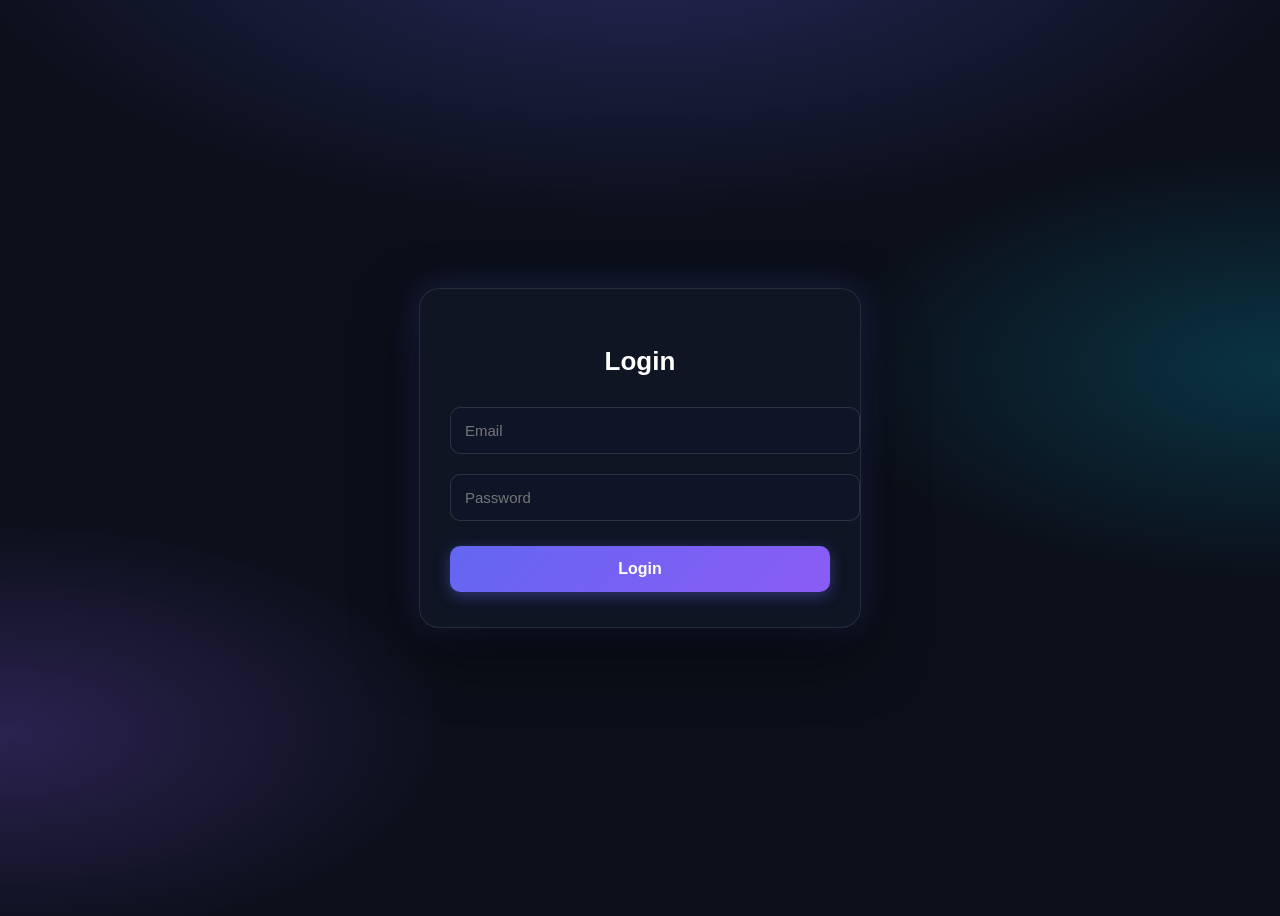
<file: signin.html>
<!DOCTYPE html>
<html lang="en">
<head>
<meta charset="UTF-8">
<meta name="viewport" content="width=device-width, initial-scale=1.0">
<title>Login</title>

<style>
body{
    font-family:'Segoe UI', Arial, sans-serif;
    display:flex;
    justify-content:center;
    align-items:center;
    height:100vh;
    background: 
        radial-gradient(ellipse 80% 50% at 50% -10%, rgba(99, 102, 241, 0.3), transparent 70%),
        radial-gradient(ellipse 60% 40% at 100% 40%, rgba(6, 182, 212, 0.22), transparent 60%),
        radial-gradient(ellipse 60% 40% at 0% 80%, rgba(139, 92, 246, 0.25), transparent 60%),
        #0b0f19;
    color: #f8fafc;
}

.box{
    width:380px;
    background: rgba(17, 24, 39, 0.82);
    backdrop-filter: blur(20px);
    -webkit-backdrop-filter: blur(20px);
    border: 1px solid rgba(255, 255, 255, 0.1);
    padding:35px 30px;
    border-radius:20px;
    text-align:center;
    box-shadow: 0 25px 60px rgba(0,0,0,0.5), 0 0 35px rgba(99, 102, 241, 0.25);
}

.box h2 {
    font-size: 26px;
    margin-bottom: 20px;
    color: #ffffff;
}

input{
    width:100%;
    padding:14px;
    margin:10px 0;
    border-radius: 10px;
    border: 1px solid rgba(255, 255, 255, 0.12);
    background: rgba(15, 23, 42, 0.7);
    color: #ffffff;
    font-size: 15px;
    outline: none;
    transition: all 0.3s ease;
}

input:focus {
    border-color: #6366f1;
    box-shadow: 0 0 15px rgba(99, 102, 241, 0.3);
}

button{
    width:100%;
    padding:14px;
    background: linear-gradient(135deg, #6366f1, #8b5cf6);
    color:white;
    font-size: 16px;
    font-weight: 700;
    border:none;
    border-radius: 10px;
    cursor:pointer;
    margin-top: 15px;
    transition: all 0.3s ease;
    box-shadow: 0 4px 15px rgba(99, 102, 241, 0.4);
}

button:hover {
    transform: translateY(-2px);
    box-shadow: 0 8px 25px rgba(99, 102, 241, 0.6);
}
</style>

</head>
<body>

<div class="box">

<h2>Login</h2>

<input type="email" id="email" placeholder="Email">

<input type="password" id="password" placeholder="Password">

<button onclick="login()">Login</button>

</div>

<script>
function login(){

let email=document.getElementById("email").value;
let password=document.getElementById("password").value;

let savedEmail=localStorage.getItem("email");
let savedPassword=localStorage.getItem("password");

if(email===savedEmail && password===savedPassword){

alert("Login Successful");
window.location.href="index.html";

}else{

alert("Invalid Email or Password");

}

}
</script>

</body>
</html>
</file>
